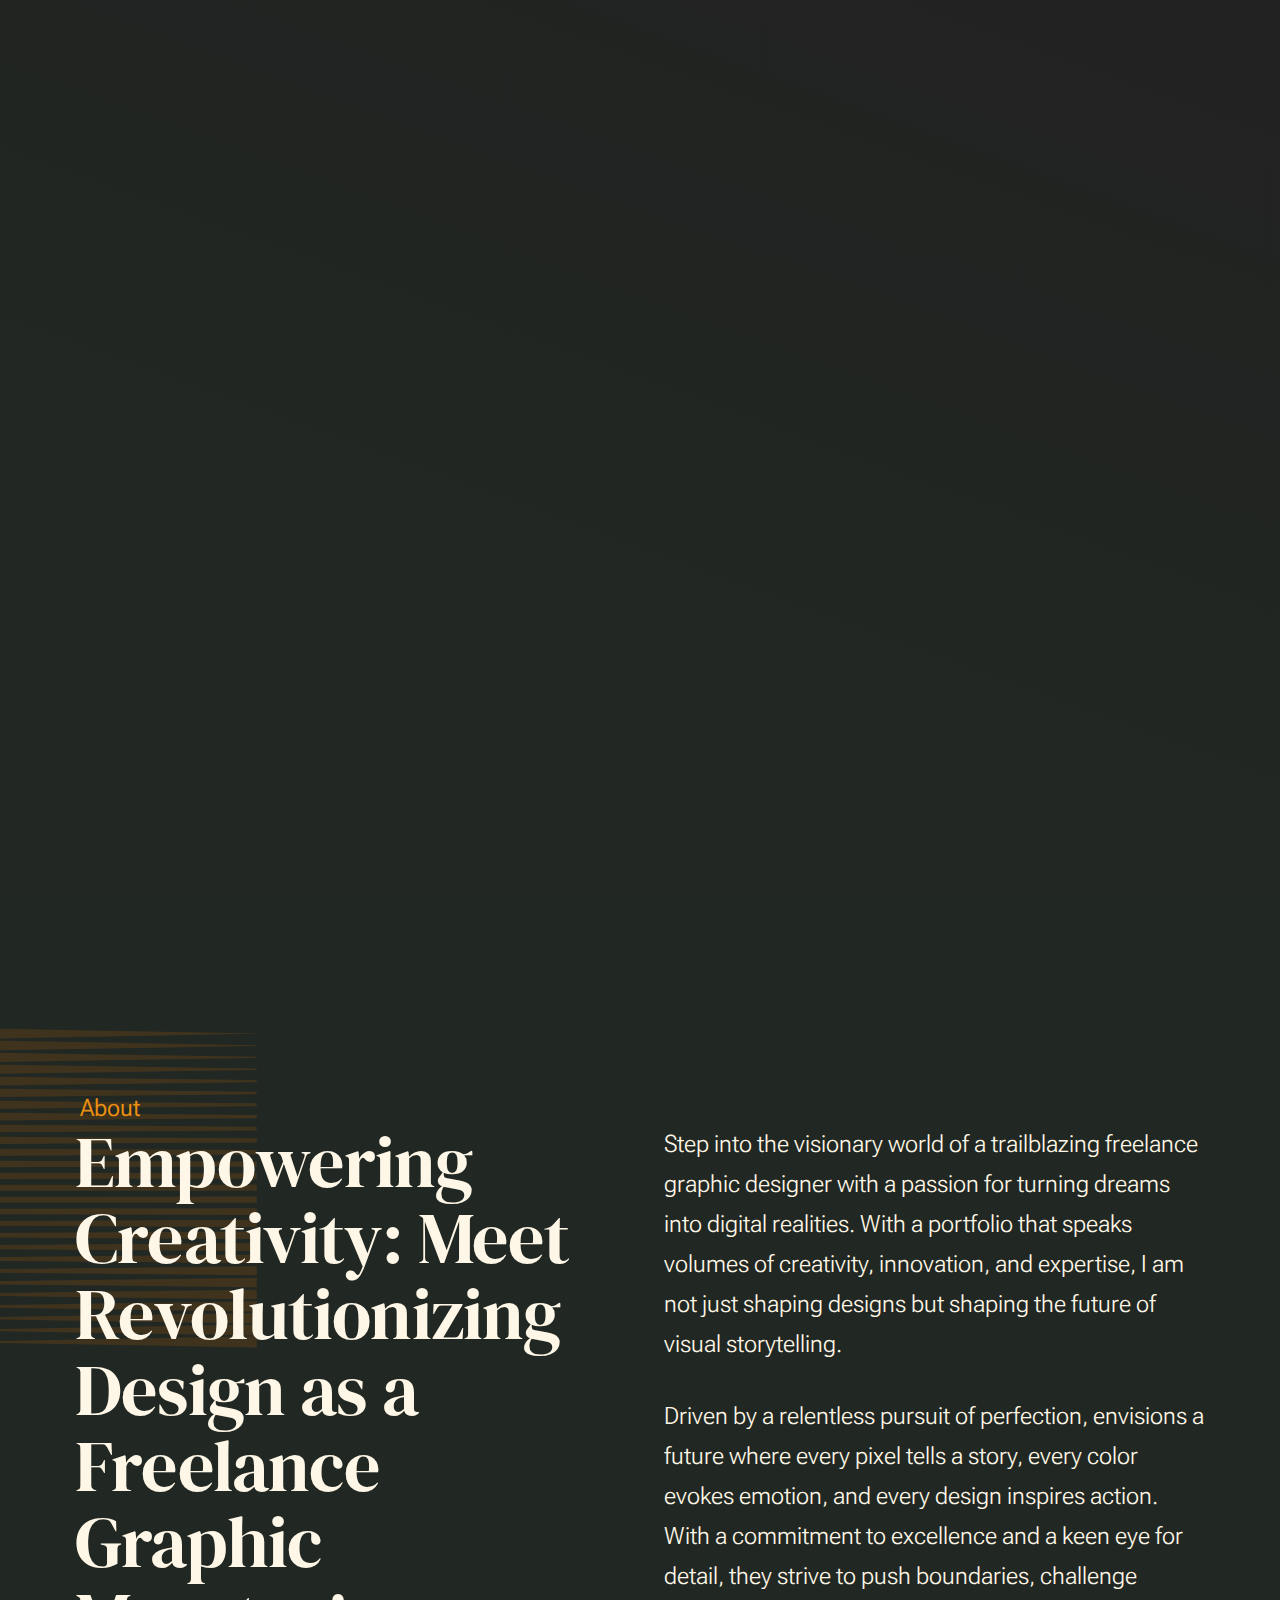
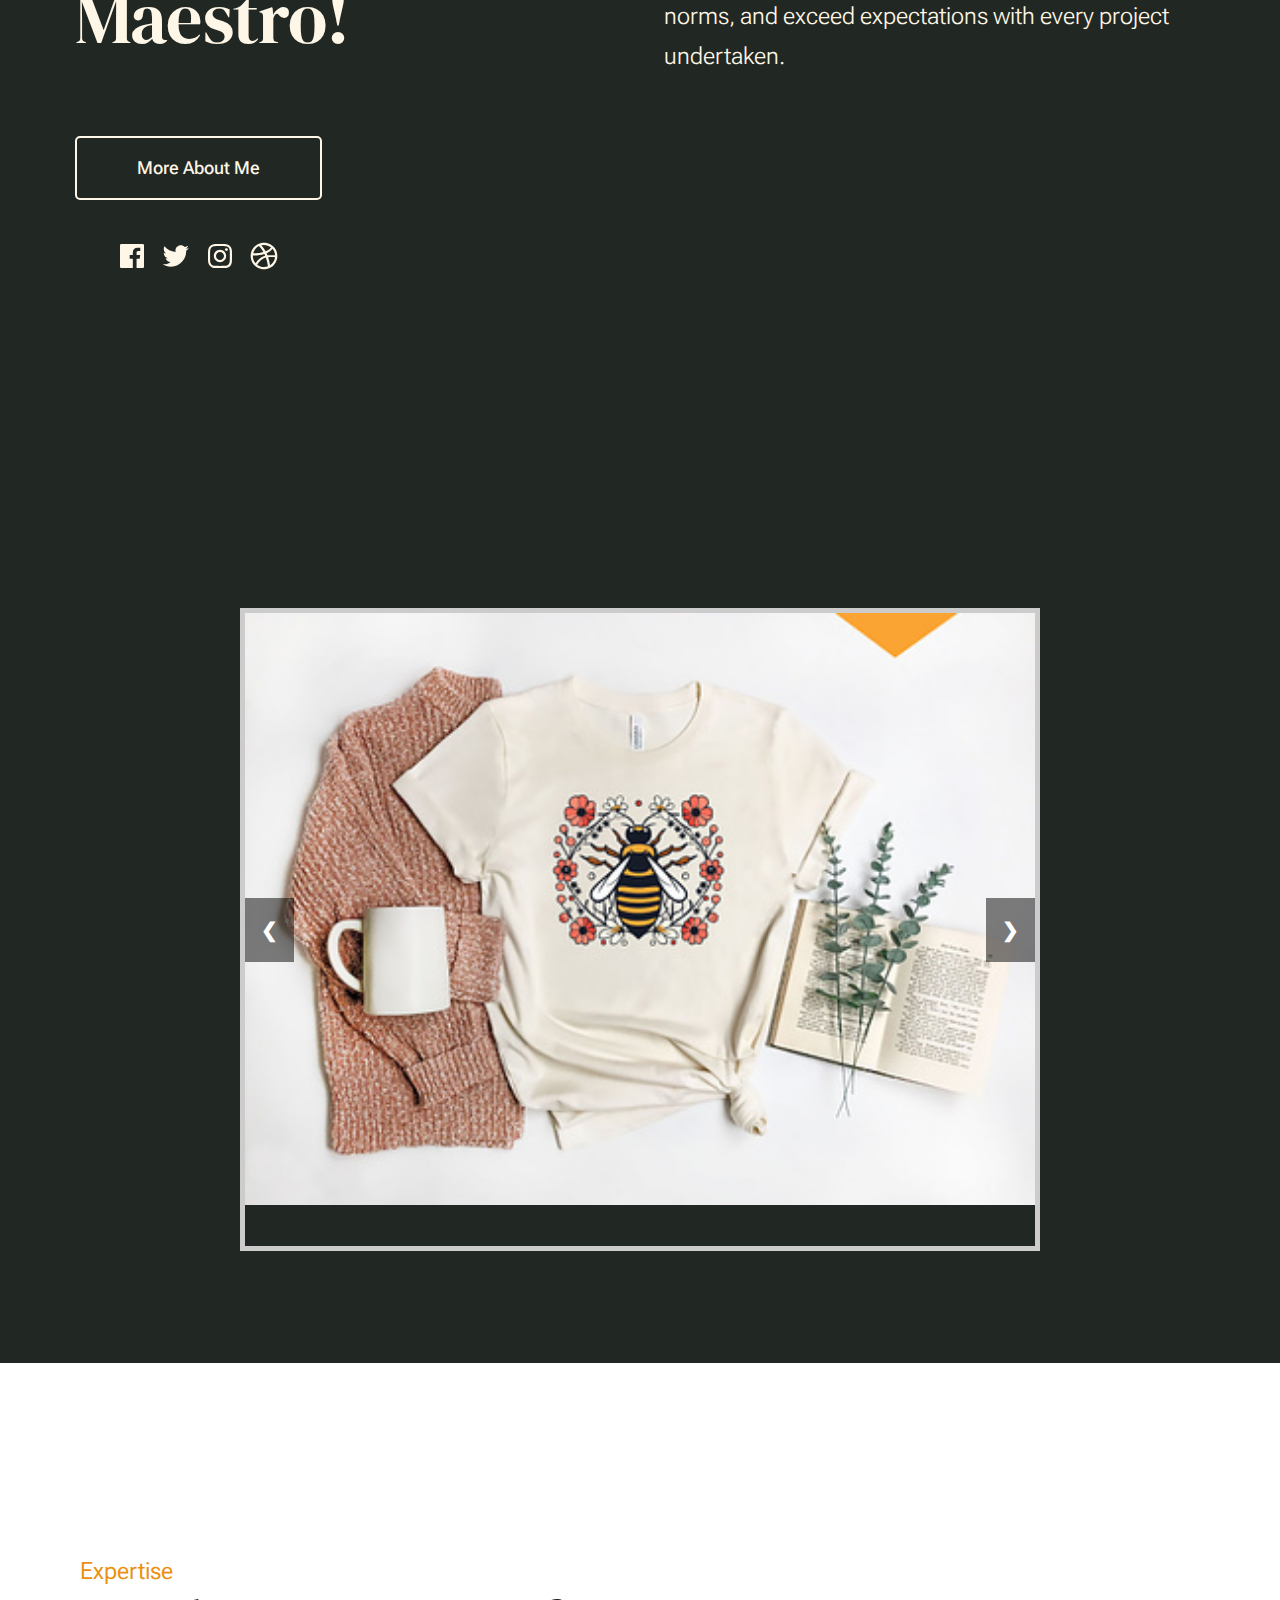
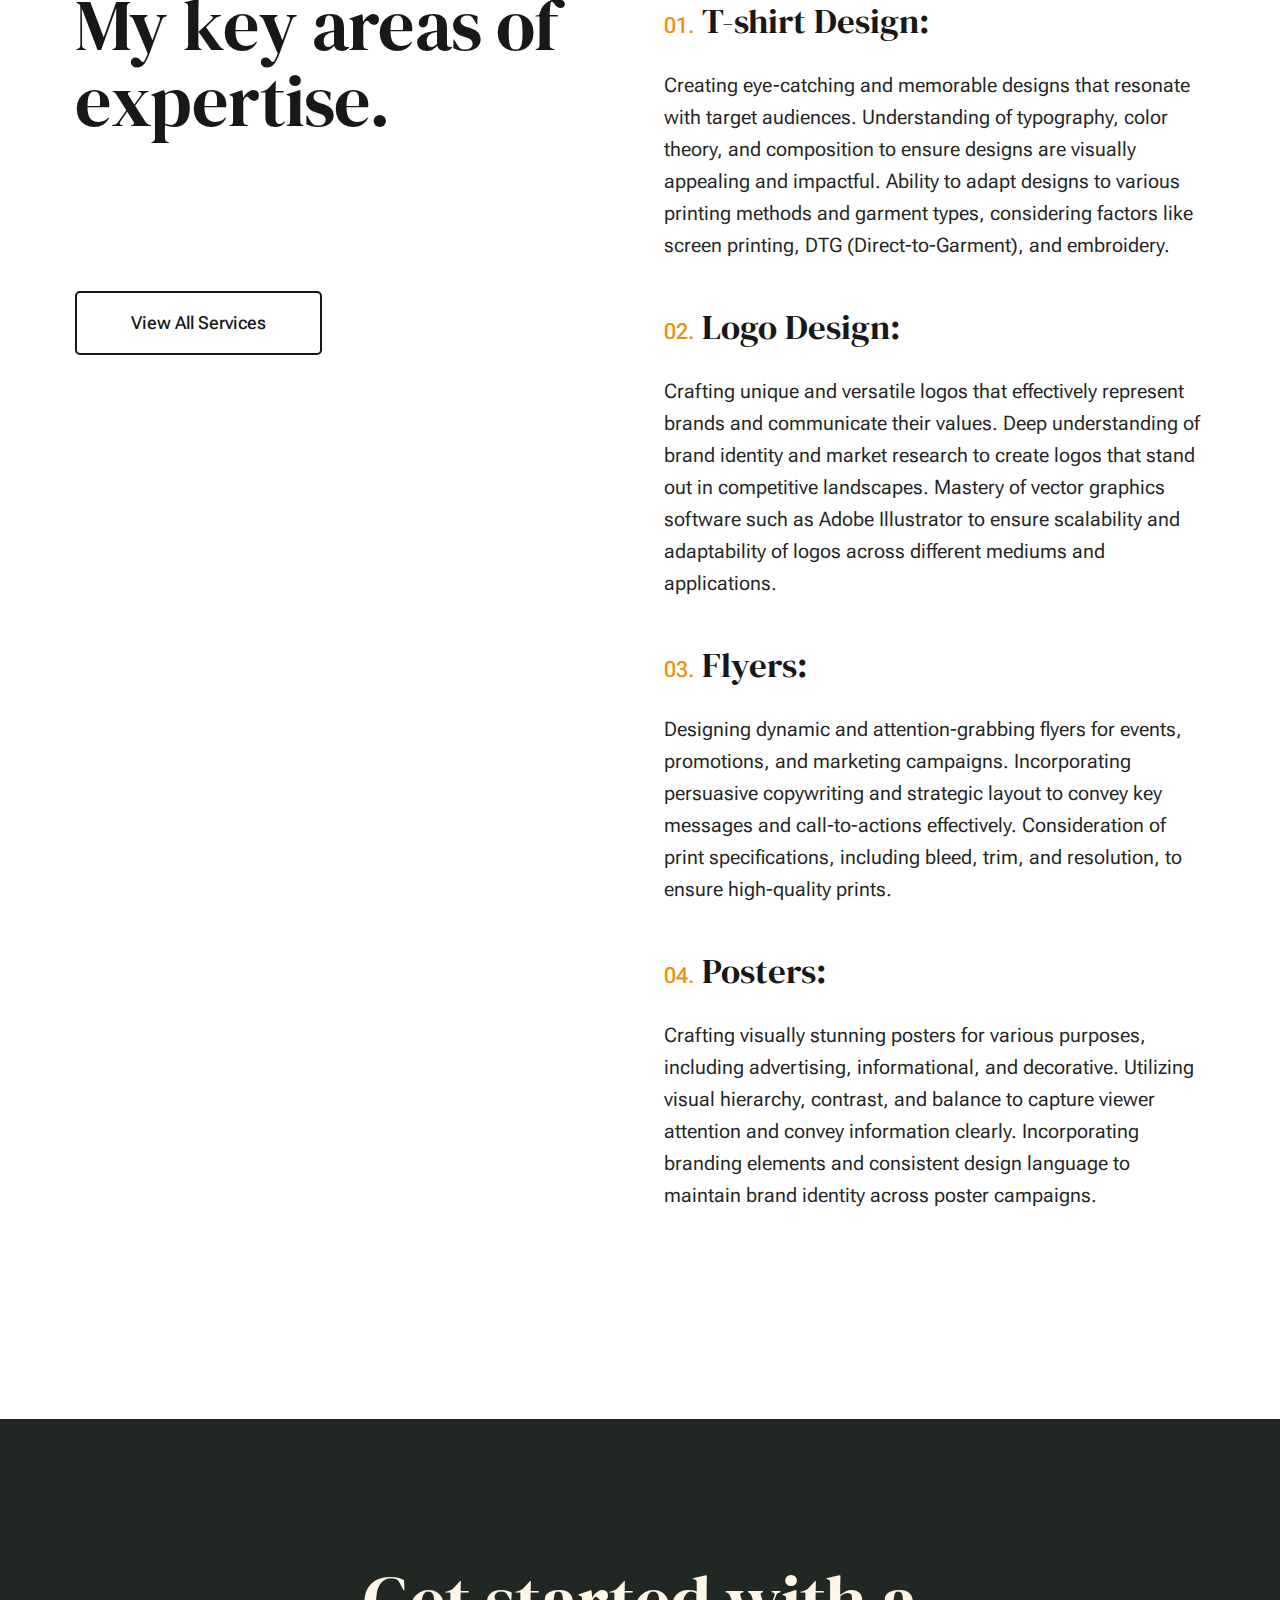
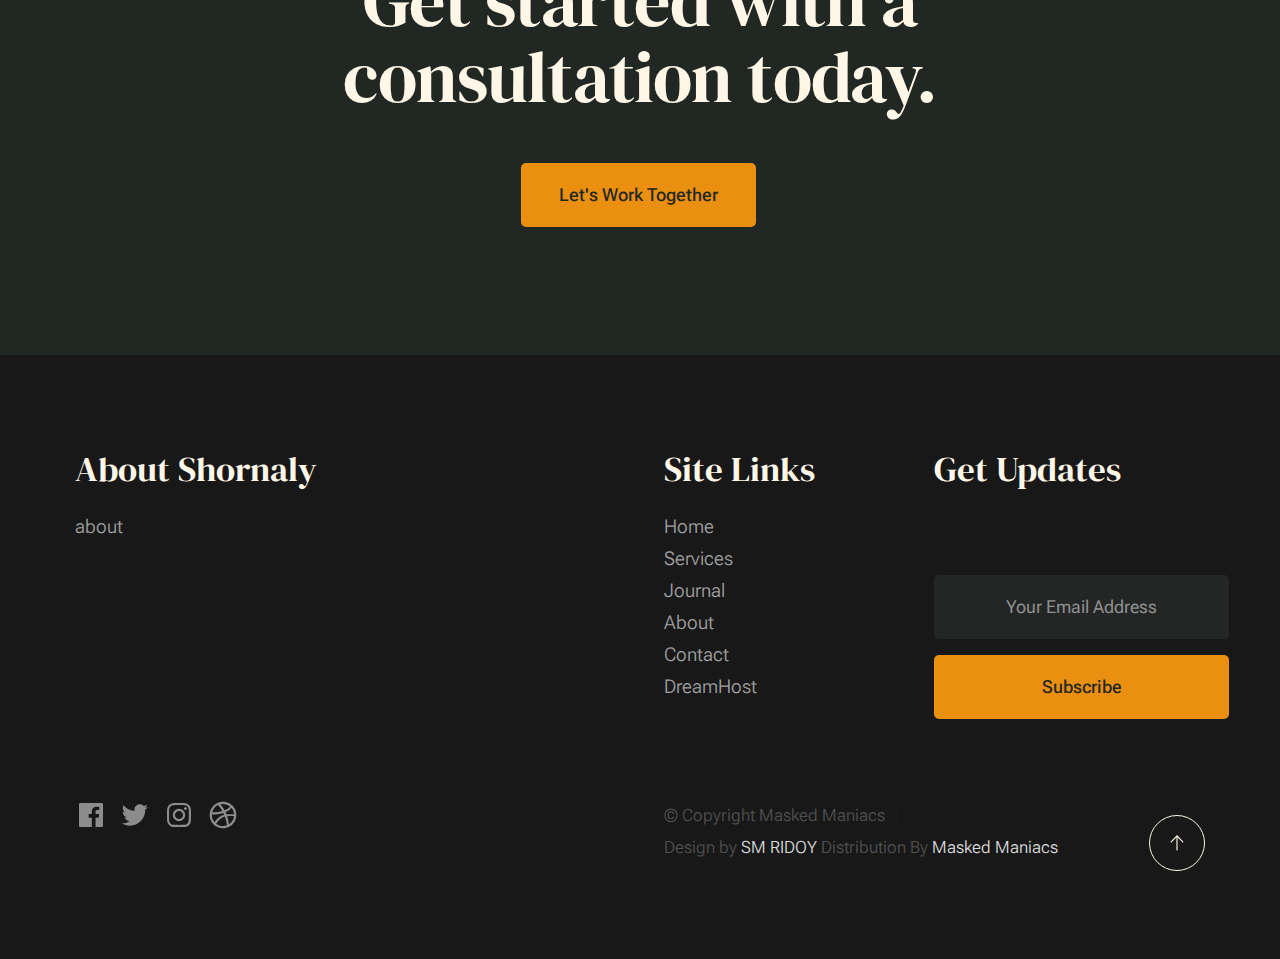
<file: index.html>
<!DOCTYPE html>
<html lang="en" class="no-js" >
<head>

    <!--- basic page needs
    ================================================== -->
    <meta charset="utf-8">
    <meta name="viewport" content="width=device-width, initial-scale=1">
    <title>Masked Maniacs</title>

    <script>
        document.documentElement.classList.remove('no-js');
        document.documentElement.classList.add('js');
    </script>

    <!-- CSS
    ================================================== -->
    <link rel="stylesheet" href="css/vendor.css">
    <link rel="stylesheet" href="css/styles.css">
	<link rel="stylesheet" href="slideshow/style.css">

    <!-- favicons
    ================================================== -->
    <link rel="apple-touch-icon" sizes="180x180" href="apple-touch-icon.png">
    <link rel="icon" type="image/png" sizes="32x32" href="favicon-32x32.png">
    <link rel="icon" type="image/png" sizes="16x16" href="favicon-16x16.png">
    <link rel="manifest" href="site.webmanifest">

</head>


<body id="top">

    
    <!-- preloader
    ================================================== -->
    <div id="preloader">
        <div id="loader" class="dots-fade">
            <div></div>
            <div></div>
            <div></div>
        </div>
    </div>


    <!-- page wrap
    ================================================== -->
    <div id="page" class="s-pagewrap ss-home">


        <!-- # site header 
        ================================================== -->
        <header class="s-header">

            <div class="row s-header__inner width-sixteen-col">

                <div class="s-header__block">
                    <div class="s-header__logo">
                        <a class="logo" href="index.html">
                            <img src="images/logo.svg" alt="Homepage">
                        </a>
                    </div>

                    <a class="s-header__menu-toggle" href="#0"><span>Menu</span></a>
                </div> <!-- end s-header__block -->

                <nav class="s-header__nav">
    
                    <ul class="s-header__menu-links">
                        <li><a href="about.html">About</a></li>
                        <li><a href="slideshow/album.html">Services</a></li>
                        <li><a href="blog.html">Journal</a></li>
                        <li><a href="contact.html">Contact</a></li>
                    </ul> <!-- s-header__menu-links -->

                    <div class="s-header__contact">
                        <a href="contact.html" class="btn btn--primary s-header__contact-btn">Let's Work Together</a>                        
                    </div> <!-- s-header__contact -->
    
                </nav> <!-- end s-header__nav -->

            </div> <!-- end s-header__inner -->

        </header> <!-- end s-header -->


        <!-- # site main content
        ================================================== -->
        <section id="content" class="s-content">

            <!-- intro
            ----------------------------------------------- -->
            <section id="intro" class="s-intro">

                <div class="row s-intro__content width-sixteen-col">

                    <div class="column lg-12 s-intro__content-inner grid-block">
                        
                        <div class="s-intro__content-text">
                            <div class="s-intro__content-pretitle text-pretitle">Hello, I'm Shornaly</div>
                            <h1 class="s-intro__content-title">
                            I'm working as a freelance graphic designer.
                            </h1>
                        </div> <!-- s-intro__content-text -->

                        <div class="s-intro__content-media"> 
                            <div class="s-intro__content-media-inner">                               
                                <img src="images/intro-bg.jpg" srcset="images/intro-bg.jpg 1x, images/intro-bg@2x.jpg 2x" alt="">
                                <div class="lines">                               
                                    <span></span>                                  
                                </div>
                            </div>
                        </div> <!-- s-intro__content-media -->                      

                        <div class="s-intro__scroll-down">
                            <a href="#about" class="smoothscroll">
                                <div class="scroll-icon">
                                    <svg xmlns="http://www.w3.org/2000/svg" viewBox="0 0 24 24" width="36" height="36" fill="none" stroke="#97b34a" stroke-width="1" stroke-linecap="round" stroke-linejoin="round">&lt;!--!  Atomicons Free 1.00 by @atisalab License - https://atomicons.com/license/ (Icons: CC BY 4.0) Copyright 2021 Atomicons --&gt;<polyline points="7 13 12 18 17 13"></polyline><line x1="12" y1="18" x2="12" y2="6"></line></svg>
                                </div>
                                <span>Scroll for more</span>
                            </a>
                        </div> <!-- s-intro__scroll-down -->
                        
                    </div> <!-- s-intro__content-inner -->

                </div> <!-- s-intro__content -->

            </section> <!-- end s-intro -->

            <!-- about
            ----------------------------------------------- -->
            <section id="about" class="s-about target-section">

                <div class="row s-about__content width-sixteen-col">
                    <div class="column grid-block grid-section-split">

                        <img src="images/geometric_shape.svg" alt="" class="s-about__content-imgbg">

                        <div class="section-header grid-section-split__header">
                            <div class="text-pretitle">About</div>                           
                            <h2 class="text-display-title">
                            Empowering Creativity: Meet Revolutionizing Design as a Freelance Graphic Maestro!
                            </h2>                           
                        </div> <!-- end section-header -->

                        <div class="s-about__content-main grid-section-split__primary">
                            <p class="attention-getter">
                            Step into the visionary world of a trailblazing freelance graphic designer with a passion for turning dreams into digital realities. With a portfolio that speaks volumes of creativity, innovation, and expertise, I am not just shaping designs but shaping the future of visual storytelling.
                            </p>

                            <p class="attention-getter">
                            Driven by a relentless pursuit of perfection, envisions a future where every pixel tells a story, every color evokes emotion, and every design inspires action. With a commitment to excellence and a keen eye for detail, they strive to push boundaries, challenge norms, and exceed expectations with every project undertaken.
                            </p>

                            <p class="attention-getter">&nbsp;
                             </p>
                        </div> <!-- end s-about__content-main -->

                        <div class="s-about__content-btn grid-section-split__bottom">
                            <a href="about.html" class="btn btn--stroke u-fullwidth">More About Me</a>

                            <ul class="s-about__social social-list">
                                <li>
                                    <a href="#0">
                                        <svg xmlns="http://www.w3.org/2000/svg" width="24" height="24" viewBox="0 0 24 24" style="fill:rgba(0, 0, 0, 1);transform:;-ms-filter:"><path d="M20,3H4C3.447,3,3,3.448,3,4v16c0,0.552,0.447,1,1,1h8.615v-6.96h-2.338v-2.725h2.338v-2c0-2.325,1.42-3.592,3.5-3.592 c0.699-0.002,1.399,0.034,2.095,0.107v2.42h-1.435c-1.128,0-1.348,0.538-1.348,1.325v1.735h2.697l-0.35,2.725h-2.348V21H20 c0.553,0,1-0.448,1-1V4C21,3.448,20.553,3,20,3z"></path></svg>
                                        <span class="u-screen-reader-text">Facebook</span>
                                    </a>
                                </li>
                                <li>
                                    <a href="#0">
                                        <svg xmlns="http://www.w3.org/2000/svg" width="24" height="24" viewBox="0 0 24 24" style="fill:rgba(0, 0, 0, 1);transform:;-ms-filter:"><path d="M19.633,7.997c0.013,0.175,0.013,0.349,0.013,0.523c0,5.325-4.053,11.461-11.46,11.461c-2.282,0-4.402-0.661-6.186-1.809 c0.324,0.037,0.636,0.05,0.973,0.05c1.883,0,3.616-0.636,5.001-1.721c-1.771-0.037-3.255-1.197-3.767-2.793 c0.249,0.037,0.499,0.062,0.761,0.062c0.361,0,0.724-0.05,1.061-0.137c-1.847-0.374-3.23-1.995-3.23-3.953v-0.05 c0.537,0.299,1.16,0.486,1.82,0.511C3.534,9.419,2.823,8.184,2.823,6.787c0-0.748,0.199-1.434,0.548-2.032 c1.983,2.443,4.964,4.04,8.306,4.215c-0.062-0.3-0.1-0.611-0.1-0.923c0-2.22,1.796-4.028,4.028-4.028 c1.16,0,2.207,0.486,2.943,1.272c0.91-0.175,1.782-0.512,2.556-0.973c-0.299,0.935-0.936,1.721-1.771,2.22 c0.811-0.088,1.597-0.312,2.319-0.624C21.104,6.712,20.419,7.423,19.633,7.997z"></path></svg>
                                        <span class="u-screen-reader-text">Twitter</span>
                                    </a>
                                </li>
                                <li>
                                    <a href="#0">
                                        <svg xmlns="http://www.w3.org/2000/svg" width="24" height="24" viewBox="0 0 24 24" style="fill:rgba(0, 0, 0, 1);transform:;-ms-filter:"><path d="M11.999,7.377c-2.554,0-4.623,2.07-4.623,4.623c0,2.554,2.069,4.624,4.623,4.624c2.552,0,4.623-2.07,4.623-4.624 C16.622,9.447,14.551,7.377,11.999,7.377L11.999,7.377z M11.999,15.004c-1.659,0-3.004-1.345-3.004-3.003 c0-1.659,1.345-3.003,3.004-3.003s3.002,1.344,3.002,3.003C15.001,13.659,13.658,15.004,11.999,15.004L11.999,15.004z"></path><circle cx="16.806" cy="7.207" r="1.078"></circle><path d="M20.533,6.111c-0.469-1.209-1.424-2.165-2.633-2.632c-0.699-0.263-1.438-0.404-2.186-0.42 c-0.963-0.042-1.268-0.054-3.71-0.054s-2.755,0-3.71,0.054C7.548,3.074,6.809,3.215,6.11,3.479C4.9,3.946,3.945,4.902,3.477,6.111 c-0.263,0.7-0.404,1.438-0.419,2.186c-0.043,0.962-0.056,1.267-0.056,3.71c0,2.442,0,2.753,0.056,3.71 c0.015,0.748,0.156,1.486,0.419,2.187c0.469,1.208,1.424,2.164,2.634,2.632c0.696,0.272,1.435,0.426,2.185,0.45 c0.963,0.042,1.268,0.055,3.71,0.055s2.755,0,3.71-0.055c0.747-0.015,1.486-0.157,2.186-0.419c1.209-0.469,2.164-1.424,2.633-2.633 c0.263-0.7,0.404-1.438,0.419-2.186c0.043-0.962,0.056-1.267,0.056-3.71s0-2.753-0.056-3.71C20.941,7.57,20.801,6.819,20.533,6.111z M19.315,15.643c-0.007,0.576-0.111,1.147-0.311,1.688c-0.305,0.787-0.926,1.409-1.712,1.711c-0.535,0.199-1.099,0.303-1.67,0.311 c-0.95,0.044-1.218,0.055-3.654,0.055c-2.438,0-2.687,0-3.655-0.055c-0.569-0.007-1.135-0.112-1.669-0.311 c-0.789-0.301-1.414-0.923-1.719-1.711c-0.196-0.534-0.302-1.099-0.311-1.669c-0.043-0.95-0.053-1.218-0.053-3.654 c0-2.437,0-2.686,0.053-3.655c0.007-0.576,0.111-1.146,0.311-1.687c0.305-0.789,0.93-1.41,1.719-1.712 c0.534-0.198,1.1-0.303,1.669-0.311c0.951-0.043,1.218-0.055,3.655-0.055c2.437,0,2.687,0,3.654,0.055 c0.571,0.007,1.135,0.112,1.67,0.311c0.786,0.303,1.407,0.925,1.712,1.712c0.196,0.534,0.302,1.099,0.311,1.669 c0.043,0.951,0.054,1.218,0.054,3.655c0,2.436,0,2.698-0.043,3.654H19.315z"></path></svg>
                                        <span class="u-screen-reader-text">Instagram</span>
                                    </a>
                                </li>
                                <li>
                                    <a href="#0">
                                        <svg xmlns="http://www.w3.org/2000/svg" width="24" height="24" viewBox="0 0 24 24" style="fill: rgba(0, 0, 0, 1);transform: ;msFilter:;"><path d="M20.66 6.98a9.932 9.932 0 0 0-3.641-3.64C15.486 2.447 13.813 2 12 2s-3.486.447-5.02 1.34c-1.533.893-2.747 2.107-3.64 3.64S2 10.187 2 12s.446 3.487 1.34 5.02a9.924 9.924 0 0 0 3.641 3.64C8.514 21.553 10.187 22 12 22s3.486-.447 5.02-1.34a9.932 9.932 0 0 0 3.641-3.64C21.554 15.487 22 13.813 22 12s-.446-3.487-1.34-5.02zM12 3.66c2 0 3.772.64 5.32 1.919-.92 1.174-2.286 2.14-4.1 2.9-1.002-1.813-2.088-3.327-3.261-4.54A7.715 7.715 0 0 1 12 3.66zM5.51 6.8a8.116 8.116 0 0 1 2.711-2.22c1.212 1.201 2.325 2.7 3.34 4.5-2 .6-4.114.9-6.341.9-.573 0-1.006-.013-1.3-.04A8.549 8.549 0 0 1 5.51 6.8zM3.66 12c0-.054.003-.12.01-.2.007-.08.01-.146.01-.2.254.014.641.02 1.161.02 2.666 0 5.146-.367 7.439-1.1.187.373.381.793.58 1.26-1.32.293-2.674 1.006-4.061 2.14S6.4 16.247 5.76 17.5c-1.4-1.587-2.1-3.42-2.1-5.5zM12 20.34c-1.894 0-3.594-.587-5.101-1.759.601-1.187 1.524-2.322 2.771-3.401 1.246-1.08 2.483-1.753 3.71-2.02a29.441 29.441 0 0 1 1.56 6.62 8.166 8.166 0 0 1-2.94.56zm7.08-3.96a8.351 8.351 0 0 1-2.58 2.621c-.24-2.08-.7-4.107-1.379-6.081.932-.066 1.765-.1 2.5-.1.799 0 1.686.034 2.659.1a8.098 8.098 0 0 1-1.2 3.46zm-1.24-5c-1.16 0-2.233.047-3.22.14a27.053 27.053 0 0 0-.68-1.62c2.066-.906 3.532-2.006 4.399-3.3 1.2 1.414 1.854 3.027 1.96 4.84-.812-.04-1.632-.06-2.459-.06z"></path></svg>
                                        <span class="u-screen-reader-text">Dribbble</span>
                                    </a>
                                </li>
                            </ul> <!-- end s-footer__social -->
                        </div> <!-- end s-about__content-btn -->
                    
                    </div> <!-- content-inner -->
                </div>
                
            </section> <!-- end s-about -->
	<!-- slideshow -->
			<section id="cta" class="s-cta">

<div class="slideshow-container">
  <div class="slideshow-inner">
    <div class="slide">
      <img src="slideshow/res/res (1).jpg" alt="Image 1">
    </div>
    <div class="slide">
      <img src="slideshow/res/res (2).jpg" alt="Image 2">
    </div>
	      <div class="slide">
      <img src="slideshow/res/res (3).jpg" alt="Image 2">
    </div>
	      <div class="slide">
      <img src="slideshow/res/res (4).jpg" alt="Image 2">
    </div>
	      <div class="slide">
      <img src="slideshow/res/res (5).jpg" alt="Image 2">
    </div>
	      <div class="slide">
      <img src="slideshow/res/res (6).jpg" alt="Image 2">
    </div>
	      <div class="slide">
      <img src="slideshow/res/res (7).jpg" alt="Image 2">
    </div>
	      <div class="slide">
      <img src="slideshow/res/res (8).jpg" alt="Image 2">
    </div>
	      <div class="slide">
      <img src="slideshow/res/res (9).jpg" alt="Image 2">
    </div>
	      <div class="slide">
      <img src="slideshow/res/res (10).jpg" alt="Image 2">
    </div>
    <!-- Add more image slides here -->
  </div>
  
  <a class="prev" onclick="prevSlide()">&#10094;</a>
  <a class="next" onclick="nextSlide()">&#10095;</a>
</div>


        </section>
<!-- slideshow -->
            <!-- expertise
            ----------------------------------------------- -->
<section id="expertise" class="s-expertise">

  <div class="row s-expertise__content width-sixteen-col">
    <div class="column xl-12 grid-block grid-section-split">

                        <div class="section-header grid-section-split__header">
                            <div class="text-pretitle">Expertise</div>                           
                            <h2 class="text-display-title">
                            My key areas of expertise.
                            </h2>     
                            
                            <p class="lead">&nbsp;
                             </p>
                        </div> <!-- end section-header -->

      <div class="s-expertise__content-main grid-section-split__primary">

        <div class="grid-list-items list-items show-ctr">
                                <div class="grid-list-items__item list-items__item">
                                    <div class="grid-list-items__title list-items__item-header">
                                        <h3 class="list-items__item-title">T-shirt Design:</h3>
                                    </div>
                                    <div class="grid-list-items__text list-items__item-text">
                                        <p>
                                        Creating eye-catching and memorable designs that resonate with target audiences. Understanding of typography, color theory, and composition to ensure designs are visually appealing and impactful. Ability to adapt designs to various printing methods and garment types, considering factors like screen printing, DTG (Direct-to-Garment), and embroidery.
                                        </p>
                                    </div>
                                </div> <!-- list-item -->
                                <div class="grid-list-items__item list-items__item">
                                    <div class="grid-list-items__title list-items__item-header">
                                        <h3 class="list-items__item-title">Logo Design:</h3>
                                    </div>
                                    <div class="grid-list-items__text list-items__item-text">
                                        <p>
                                        Crafting unique and versatile logos that effectively represent brands and communicate their values. Deep understanding of brand identity and market research to create logos that stand out in competitive landscapes. Mastery of vector graphics software such as Adobe Illustrator to ensure scalability and adaptability of logos across different mediums and applications.
                                        </p>
                                    </div>
                                </div> <!-- list-expertise__item -->
                                <div class="grid-list-items__item list-items__item">
                                    <div class="grid-list-items__title list-items__item-header">
                                        <h3 class="list-items__item-title">Flyers:</h3>
                                    </div>
                                    <div class="grid-list-items__text list-items__item-text">
                                        <p>
                                        Designing dynamic and attention-grabbing flyers for events, promotions, and marketing campaigns. Incorporating persuasive copywriting and strategic layout to convey key messages and call-to-actions effectively. Consideration of print specifications, including bleed, trim, and resolution, to ensure high-quality prints.
                                        </p>
                                    </div>
                                </div> <!-- list-expertise__item -->
                                <div class="grid-list-items__item list-items__item">
                                    <div class="grid-list-items__title list-items__item-header">
                                        <h3 class="list-items__item-title">Posters:</h3>
                                    </div>
                                    <div class="grid-list-items__text list-items__item-text">
                                        <p>
                                        Crafting visually stunning posters for various purposes, including advertising, informational, and decorative. Utilizing visual hierarchy, contrast, and balance to capture viewer attention and convey information clearly. Incorporating branding elements and consistent design language to maintain brand identity across poster campaigns.
                                        </p>
                                    </div>
                                </div> <!-- list-expertise__item -->

                            </div> <!-- grid-list-items -->
                        </div> <!-- end s-expertise__content-main -->

                        <div class="s-expertise__content-btn grid-section-split__bottom">
                            <a href="slideshow/album.html.html" class="btn btn--stroke u-fullwidth">View All Services</a>
                        </div> <!-- end s-about__content-btn -->

                    </div> <!-- end grid-block-->
                </div> <!-- end s-expertise__content -->

            </section> <!-- end s-expertise -->



        <!-- # cta
        ================================================== -->
<section id="cta" class="s-cta">

            <div class="row row-x-center text-center">
                <div class="column xl-8 lg-12">

                    <div class="s-cta__content">
                        <h2 class="text-display-title">
                        Get started with a consultation today.
                        </h2>
                      
                        <a href="contact.html" class="btn btn--primary">Let's Work Together</a>
                    </div>

                </div>
            </div>

        </section> <!-- end s-cta -->
			
		
        <!-- # journal
        ================================================== -->
        <!-- end s-journal -->


        <!-- # footer 
        ================================================== -->
        <footer class="s-footer">
          <div class="row s-footer__content">
                <div class="column xl-6 lg-6 md-12 s-footer__block s-footer__about">                    
                    <h3>About Shornaly</h3>
                    <p>
                    about
                  </p>               
              </div>                
                <div class="column xl-3 lg-6 md-12 s-footer__block s-footer__site-links">
                    <h3>Site Links</h3>
                    <ul class="link-list">
                        <li><a href="index.html">Home</a></li>
                        <li><a href="slideshow/album.html">Services</a></li>
                        <li><a href="blog.html">Journal</a></li>
                        <li><a href="about.html">About</a></li>
                        <li><a href="contact.html">Contact</a></li>
                        <li><a href="https://www.dreamhost.com/r.cgi?287326">DreamHost</a></li>
                    </ul>
                </div>
                <div class="xl-3 lg-6 md-12 tab-12 s-footer__block s-footer__newsletter">
                    <h3>Get Updates</h3>

                    <p>&nbsp;
                     </p>

                    <div class="subscribe-form">
                        <form id="mc-form" class="mc-form">
                            <input type="email" name="EMAIL" id="mce-EMAIL" class="u-fullwidth text-center" placeholder="Your Email Address" title="The domain portion of the email address is invalid (the portion after the @)." pattern="^([^\x00-\x20\x22\x28\x29\x2c\x2e\x3a-\x3c\x3e\x40\x5b-\x5d\x7f-\xff]+|\x22([^\x0d\x22\x5c\x80-\xff]|\x5c[\x00-\x7f])*\x22)(\x2e([^\x00-\x20\x22\x28\x29\x2c\x2e\x3a-\x3c\x3e\x40\x5b-\x5d\x7f-\xff]+|\x22([^\x0d\x22\x5c\x80-\xff]|\x5c[\x00-\x7f])*\x22))*\x40([^\x00-\x20\x22\x28\x29\x2c\x2e\x3a-\x3c\x3e\x40\x5b-\x5d\x7f-\xff]+|\x5b([^\x0d\x5b-\x5d\x80-\xff]|\x5c[\x00-\x7f])*\x5d)(\x2e([^\x00-\x20\x22\x28\x29\x2c\x2e\x3a-\x3c\x3e\x40\x5b-\x5d\x7f-\xff]+|\x5b([^\x0d\x5b-\x5d\x80-\xff]|\x5c[\x00-\x7f])*\x5d))*(\.\w{2,})+$" required>
                            <input type="submit" name="subscribe" value="Subscribe" class="btn btn--primary btn--small u-fullwidth">
                            <!-- <div style="position: absolute; left: -5000px;" aria-hidden="true"><input type="text" name="b_cdb7b577e41181934ed6a6a44_9a91cfe7b3" tabindex="-1" value=""></div> -->
                            <div class="mc-status"></div>
                        </form>
                    </div>
                </div>
            </div>    
            
            <div class="row s-footer__bottom">
                <div class="column xl-6 lg-12">
                    <ul class="s-footer__social social-list">
                        <li>
                            <a href="https://www.facebook.com/sifat.ara.96?mibextid=ZbWKwL">
                                <svg xmlns="http://www.w3.org/2000/svg" width="24" height="24" viewBox="0 0 24 24" style="fill:rgba(0, 0, 0, 1);transform:;-ms-filter:"><path d="M20,3H4C3.447,3,3,3.448,3,4v16c0,0.552,0.447,1,1,1h8.615v-6.96h-2.338v-2.725h2.338v-2c0-2.325,1.42-3.592,3.5-3.592 c0.699-0.002,1.399,0.034,2.095,0.107v2.42h-1.435c-1.128,0-1.348,0.538-1.348,1.325v1.735h2.697l-0.35,2.725h-2.348V21H20 c0.553,0,1-0.448,1-1V4C21,3.448,20.553,3,20,3z"></path></svg>
                                <span class="u-screen-reader-text">Facebook</span>
                            </a>
                        </li>
                        <li>
                            <a href="https://www.instagram.com/invites/contact/?i=s541qxue09wh&utm_content=querpcs">
                                <svg xmlns="http://www.w3.org/2000/svg" width="24" height="24" viewBox="0 0 24 24" style="fill:rgba(0, 0, 0, 1);transform:;-ms-filter:"><path d="M19.633,7.997c0.013,0.175,0.013,0.349,0.013,0.523c0,5.325-4.053,11.461-11.46,11.461c-2.282,0-4.402-0.661-6.186-1.809 c0.324,0.037,0.636,0.05,0.973,0.05c1.883,0,3.616-0.636,5.001-1.721c-1.771-0.037-3.255-1.197-3.767-2.793 c0.249,0.037,0.499,0.062,0.761,0.062c0.361,0,0.724-0.05,1.061-0.137c-1.847-0.374-3.23-1.995-3.23-3.953v-0.05 c0.537,0.299,1.16,0.486,1.82,0.511C3.534,9.419,2.823,8.184,2.823,6.787c0-0.748,0.199-1.434,0.548-2.032 c1.983,2.443,4.964,4.04,8.306,4.215c-0.062-0.3-0.1-0.611-0.1-0.923c0-2.22,1.796-4.028,4.028-4.028 c1.16,0,2.207,0.486,2.943,1.272c0.91-0.175,1.782-0.512,2.556-0.973c-0.299,0.935-0.936,1.721-1.771,2.22 c0.811-0.088,1.597-0.312,2.319-0.624C21.104,6.712,20.419,7.423,19.633,7.997z"></path></svg>
                                <span class="u-screen-reader-text">Twitter</span>
                            </a>
                        </li>
                        <li>
                            <a href="https://www.instagram.com/invites/contact/?i=s541qxue09wh&utm_content=querpcs">
                                <svg xmlns="http://www.w3.org/2000/svg" width="24" height="24" viewBox="0 0 24 24" style="fill:rgba(0, 0, 0, 1);transform:;-ms-filter:"><path d="M11.999,7.377c-2.554,0-4.623,2.07-4.623,4.623c0,2.554,2.069,4.624,4.623,4.624c2.552,0,4.623-2.07,4.623-4.624 C16.622,9.447,14.551,7.377,11.999,7.377L11.999,7.377z M11.999,15.004c-1.659,0-3.004-1.345-3.004-3.003 c0-1.659,1.345-3.003,3.004-3.003s3.002,1.344,3.002,3.003C15.001,13.659,13.658,15.004,11.999,15.004L11.999,15.004z"></path><circle cx="16.806" cy="7.207" r="1.078"></circle><path d="M20.533,6.111c-0.469-1.209-1.424-2.165-2.633-2.632c-0.699-0.263-1.438-0.404-2.186-0.42 c-0.963-0.042-1.268-0.054-3.71-0.054s-2.755,0-3.71,0.054C7.548,3.074,6.809,3.215,6.11,3.479C4.9,3.946,3.945,4.902,3.477,6.111 c-0.263,0.7-0.404,1.438-0.419,2.186c-0.043,0.962-0.056,1.267-0.056,3.71c0,2.442,0,2.753,0.056,3.71 c0.015,0.748,0.156,1.486,0.419,2.187c0.469,1.208,1.424,2.164,2.634,2.632c0.696,0.272,1.435,0.426,2.185,0.45 c0.963,0.042,1.268,0.055,3.71,0.055s2.755,0,3.71-0.055c0.747-0.015,1.486-0.157,2.186-0.419c1.209-0.469,2.164-1.424,2.633-2.633 c0.263-0.7,0.404-1.438,0.419-2.186c0.043-0.962,0.056-1.267,0.056-3.71s0-2.753-0.056-3.71C20.941,7.57,20.801,6.819,20.533,6.111z M19.315,15.643c-0.007,0.576-0.111,1.147-0.311,1.688c-0.305,0.787-0.926,1.409-1.712,1.711c-0.535,0.199-1.099,0.303-1.67,0.311 c-0.95,0.044-1.218,0.055-3.654,0.055c-2.438,0-2.687,0-3.655-0.055c-0.569-0.007-1.135-0.112-1.669-0.311 c-0.789-0.301-1.414-0.923-1.719-1.711c-0.196-0.534-0.302-1.099-0.311-1.669c-0.043-0.95-0.053-1.218-0.053-3.654 c0-2.437,0-2.686,0.053-3.655c0.007-0.576,0.111-1.146,0.311-1.687c0.305-0.789,0.93-1.41,1.719-1.712 c0.534-0.198,1.1-0.303,1.669-0.311c0.951-0.043,1.218-0.055,3.655-0.055c2.437,0,2.687,0,3.654,0.055 c0.571,0.007,1.135,0.112,1.67,0.311c0.786,0.303,1.407,0.925,1.712,1.712c0.196,0.534,0.302,1.099,0.311,1.669 c0.043,0.951,0.054,1.218,0.054,3.655c0,2.436,0,2.698-0.043,3.654H19.315z"></path></svg>
                                <span class="u-screen-reader-text">Instagram</span>
                            </a>
                        </li>
                        <li>
                            <a href="https://www.freelancer.com/u/sifatara5558?sb=t">
                                <svg xmlns="http://www.w3.org/2000/svg" width="24" height="24" viewBox="0 0 24 24" style="fill: rgba(0, 0, 0, 1);transform: ;msFilter:;"><path d="M20.66 6.98a9.932 9.932 0 0 0-3.641-3.64C15.486 2.447 13.813 2 12 2s-3.486.447-5.02 1.34c-1.533.893-2.747 2.107-3.64 3.64S2 10.187 2 12s.446 3.487 1.34 5.02a9.924 9.924 0 0 0 3.641 3.64C8.514 21.553 10.187 22 12 22s3.486-.447 5.02-1.34a9.932 9.932 0 0 0 3.641-3.64C21.554 15.487 22 13.813 22 12s-.446-3.487-1.34-5.02zM12 3.66c2 0 3.772.64 5.32 1.919-.92 1.174-2.286 2.14-4.1 2.9-1.002-1.813-2.088-3.327-3.261-4.54A7.715 7.715 0 0 1 12 3.66zM5.51 6.8a8.116 8.116 0 0 1 2.711-2.22c1.212 1.201 2.325 2.7 3.34 4.5-2 .6-4.114.9-6.341.9-.573 0-1.006-.013-1.3-.04A8.549 8.549 0 0 1 5.51 6.8zM3.66 12c0-.054.003-.12.01-.2.007-.08.01-.146.01-.2.254.014.641.02 1.161.02 2.666 0 5.146-.367 7.439-1.1.187.373.381.793.58 1.26-1.32.293-2.674 1.006-4.061 2.14S6.4 16.247 5.76 17.5c-1.4-1.587-2.1-3.42-2.1-5.5zM12 20.34c-1.894 0-3.594-.587-5.101-1.759.601-1.187 1.524-2.322 2.771-3.401 1.246-1.08 2.483-1.753 3.71-2.02a29.441 29.441 0 0 1 1.56 6.62 8.166 8.166 0 0 1-2.94.56zm7.08-3.96a8.351 8.351 0 0 1-2.58 2.621c-.24-2.08-.7-4.107-1.379-6.081.932-.066 1.765-.1 2.5-.1.799 0 1.686.034 2.659.1a8.098 8.098 0 0 1-1.2 3.46zm-1.24-5c-1.16 0-2.233.047-3.22.14a27.053 27.053 0 0 0-.68-1.62c2.066-.906 3.532-2.006 4.399-3.3 1.2 1.414 1.854 3.027 1.96 4.84-.812-.04-1.632-.06-2.459-.06z"></path></svg>
                                <span class="u-screen-reader-text">Dribbble</span>
                            </a>
                        </li>
                    </ul> <!-- end s-footer__social -->
                </div>
                <div class="column xl-6 lg-12">
                    <p class="ss-copyright">
                        <span>© Copyright Masked Maniacs</span> 
                        <span>Design by <a href="https://www.2me.vercel.app/">SM RIDOY</a> Distribution By <a href="https://www.google.com">Masked Maniacs</a></span>
                    </p>
                </div>

                <div class="ss-go-top">
                    <a class="smoothscroll" title="Back to Top" href="#top">
                        <svg xmlns="http://www.w3.org/2000/svg" viewBox="0 0 24 24" width="36" height="36" fill="none" stroke="#ffffff" stroke-width="1" stroke-linecap="round" stroke-linejoin="round">&lt;!--!  Atomicons Free 1.00 by @atisalab License - https://atomicons.com/license/ (Icons: CC BY 4.0) Copyright 2021 Atomicons --&gt;<polyline points="17 11 12 6 7 11"></polyline><line x1="12" y1="18" x2="12" y2="6"></line></svg>
                    </a>
                </div> <!-- end ss-go-top -->
            </div>
            
</footer> <!-- end s-footer -->

    </div> <!-- end page-wrap -->

    <!-- Java Script
    ================================================== -->
    <script src="js/plugins.js"></script>
    <script src="js/main.js"></script>
<script src="slideshow/script.js"></script>

</body>
</html>
</file>
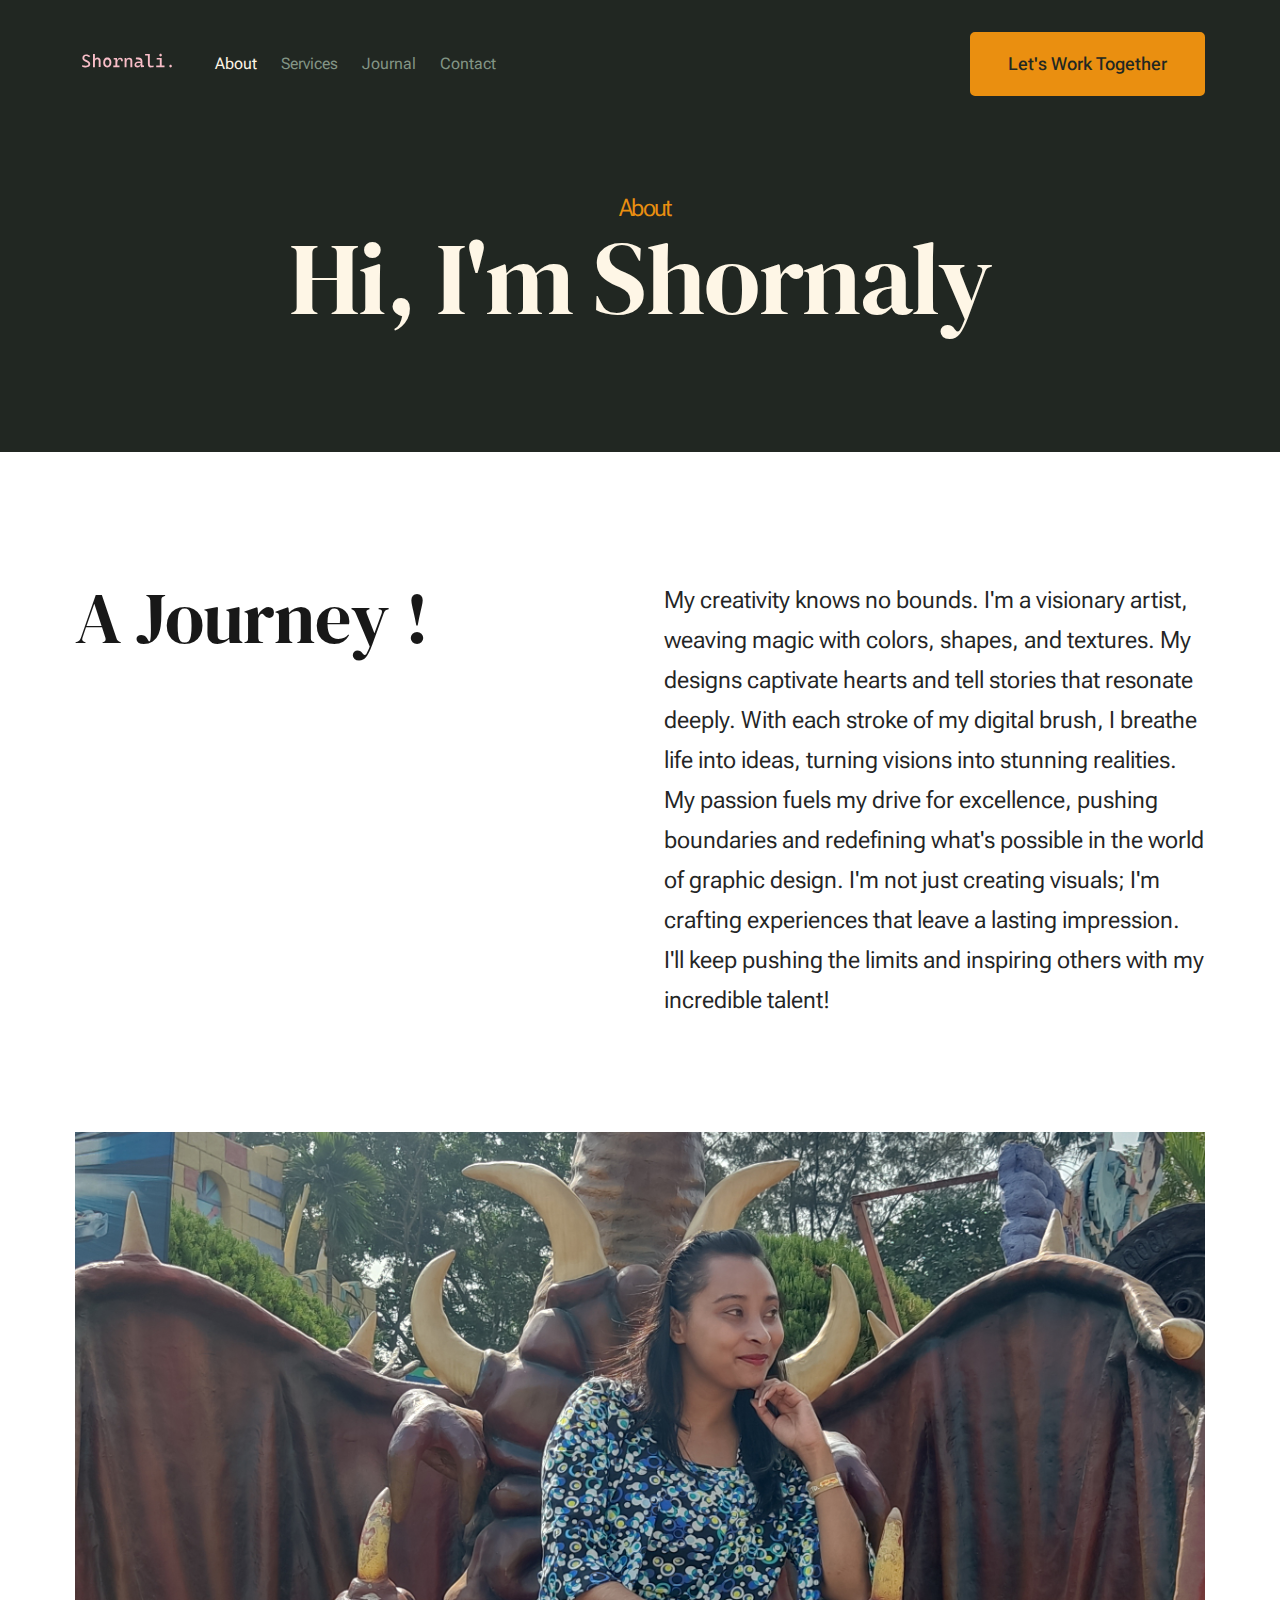
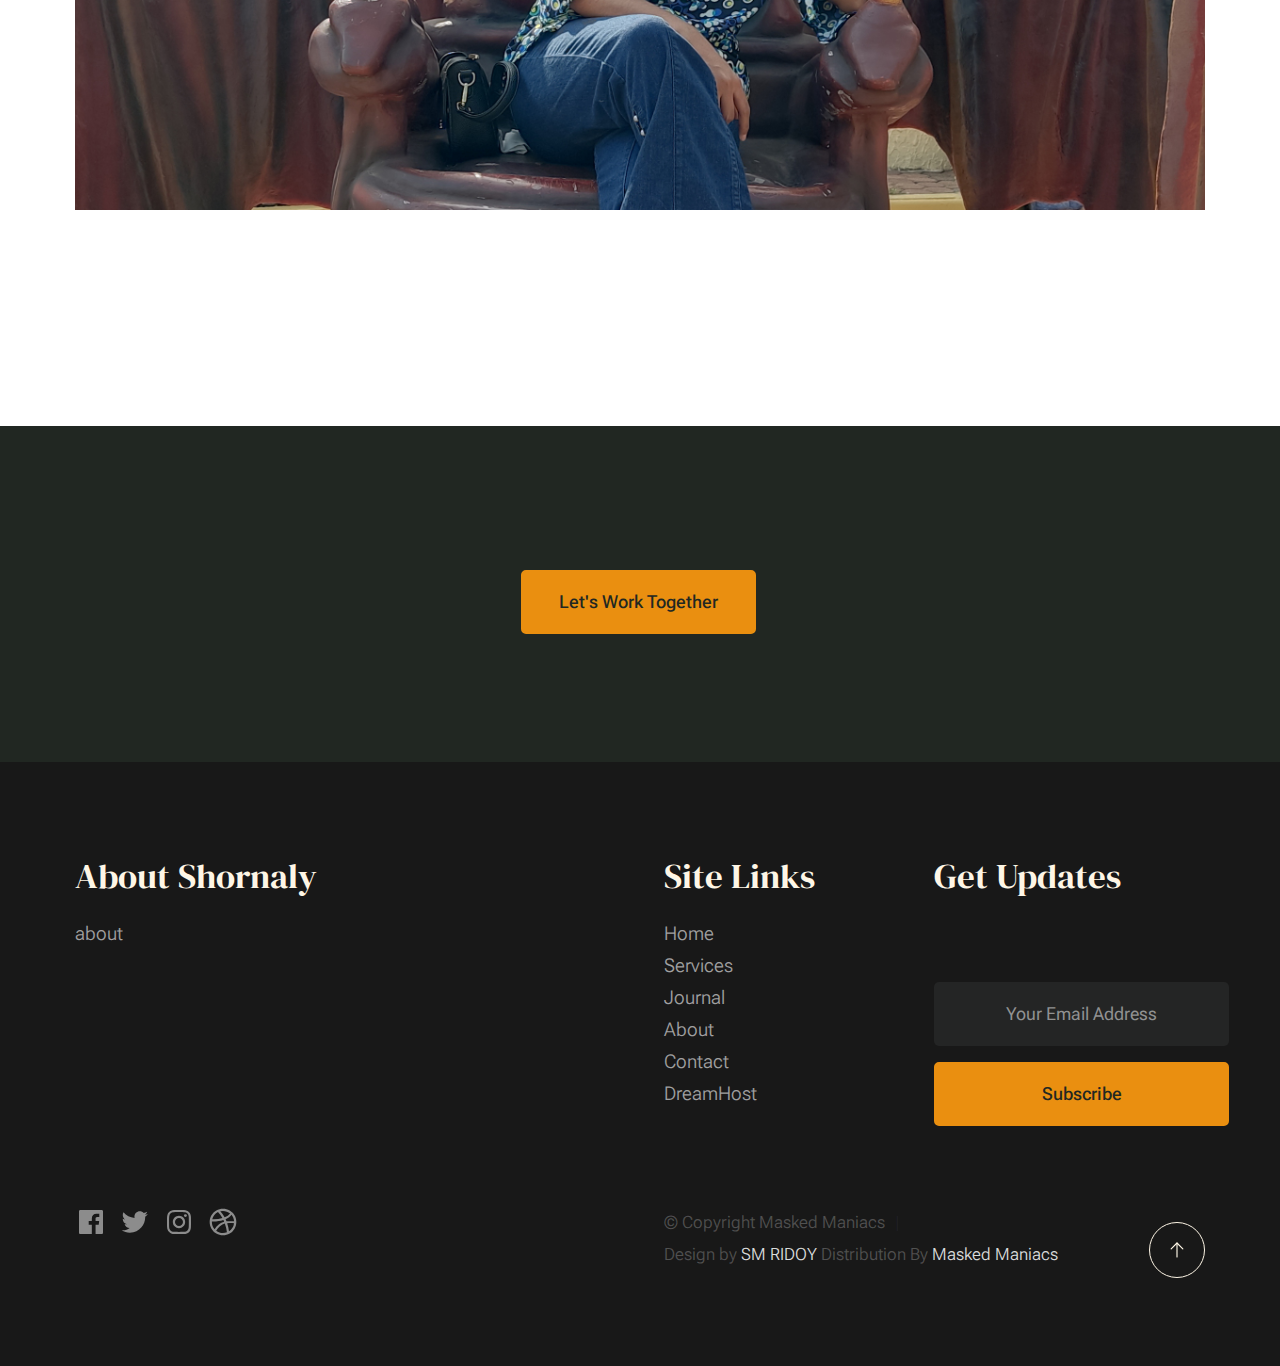
<file: about.html>
<!DOCTYPE html>
<html lang="en" class="no-js" >
<head>

    <!--- basic page needs
    ================================================== -->
    <meta charset="utf-8">
    <meta name="viewport" content="width=device-width, initial-scale=1">
    <title>About - Monica</title>

    <script>
        document.documentElement.classList.remove('no-js');
        document.documentElement.classList.add('js');
    </script>

    <!-- CSS
    ================================================== -->
    <link rel="stylesheet" href="css/vendor.css">
    <link rel="stylesheet" href="css/styles.css">

    <!-- favicons
    ================================================== -->
    <link rel="apple-touch-icon" sizes="180x180" href="apple-touch-icon.png">
    <link rel="icon" type="image/png" sizes="32x32" href="favicon-32x32.png">
    <link rel="icon" type="image/png" sizes="16x16" href="favicon-16x16.png">
    <link rel="manifest" href="site.webmanifest">

</head>


<body id="top">


    <!-- preloader
    ================================================== -->
    <div id="preloader">
        <div id="loader" class="dots-fade">
            <div></div>
            <div></div>
            <div></div>
        </div>
    </div>


    <!-- page wrap
    ================================================== -->
    <div id="page" class="s-pagewrap">


        <!-- # site header 
        ================================================== -->
        <header class="s-header">

            <div class="row s-header__inner width-sixteen-col">

                <div class="s-header__block">
                    <div class="s-header__logo">
                        <a class="logo" href="index.html">
                            <img src="images/logo.svg" alt="Homepage">
                        </a>
                    </div>

                    <a class="s-header__menu-toggle" href="#0"><span>Menu</span></a>
                </div> <!-- end s-header__block -->

                <nav class="s-header__nav">
    
                    <ul class="s-header__menu-links">
                        <li class="current"><a href="about.html">About</a></li>
                        <li><a href="slideshow/slideshow.html.html">Services</a></li>
                        <li><a href="blog.html">Journal</a></li>
                        <li><a href="contact.html">Contact</a></li>
                    </ul> <!-- s-header__menu-links -->

                    <div class="s-header__contact">
                        <a href="contact.html" class="btn btn--primary s-header__contact-btn">Let's Work Together</a>                        
                    </div> <!-- s-header__contact -->
    
                </nav> <!-- end s-header__nav -->

            </div> <!-- end s-header__inner -->

        </header> <!-- end s-header -->


        <!-- # site main content
        ================================================== -->
        <section id="content" class="s-content">

               <section class="s-pageheader pageheader">
                    <div class="row">
                        <div class="column xl-12">
                            <h1 class="page-title">
                                <span class="page-title__small-type text-pretitle">About</span>
                              Hi, I'm Shornaly
                          </h1>
                            
                        </div>
                    </div>
               </section> <!-- end pageheader --> 

               <section class="s-pagecontent pagecontent">

                    <div class="row pageintro">
                        <div class="column xl-6 lg-12">
                            <h2 class="text-display-title">A Journey !</h2>
                        </div>
                        <div class="column xl-6 lg-12 u-flexitem-x-right">
                            <p class="lead">
                            My creativity knows no bounds. I'm a visionary artist, weaving magic with colors, shapes, and textures. My designs captivate hearts and tell stories that resonate deeply. With each stroke of my digital brush, I breathe life into ideas, turning visions into stunning realities. My passion fuels my drive for excellence, pushing boundaries and redefining what's possible in the world of graphic design. I'm not just creating visuals; I'm crafting experiences that leave a lasting impression. I'll keep pushing the limits and inspiring others with my incredible talent! 
                            </p>
                        </div>                       
                    </div> <!-- end pageintro -->   
                    
                    <div class="row pagemedia">
                        <d class="column xl-12">
                            <figure class="page-media">                                
                                <img src="images/thumbs/about/about-1200.jpg" 
                                     srcset="images/thumbs/about/about-2400.jpg 2400w, 
                                             images/thumbs/about/about-1200.jpg 1200w, 
                                             images/thumbs/about/about-600.jpg 600w" sizes="(max-width: 2400px) 100vw, 2400px" alt="">
                            </figure>
                        </d>
                    </div> <!-- end pagemedia -->

                    <div class="row width-narrower pagemain">
                        <div class="column xl-12"> 

                           
                                </div>
                                <div class="grid-list-items__item list-items__item u-remove-bottom">
                                    <div class="list-items__item-header">
                                        <h6 class="list-items__item-small-title">&nbsp;</h6>
                                    </div>
                                  
                                </div>
                                
                            </div> <!--grid-list-items -->

                          

                        </div> <!-- end grid-block-->
                    </div> <!-- end pagemain -->

               </section> <!-- pagecontent -->

               <!-- s-content-->

        <!-- # cta
        ================================================== -->
        <section id="cta" class="s-cta">

            <div class="row row-x-center text-center">
                <div class="column xl-8 lg-12">

                    <div class="s-cta__content">
                        
                       
                        <a href="contact.html" class="btn btn--primary">Let's Work Together</a>
                    </div>

                </div>
            </div>

        </section> <!-- end s-cta -->


        <!-- # footer 
        ================================================== -->
       <footer class="s-footer">
          <div class="row s-footer__content">
                <div class="column xl-6 lg-6 md-12 s-footer__block s-footer__about">                    
                    <h3>About Shornaly</h3>
                    <p>
                    about
                  </p>               
              </div>                
                <div class="column xl-3 lg-6 md-12 s-footer__block s-footer__site-links">
                    <h3>Site Links</h3>
                    <ul class="link-list">
                        <li><a href="index.html">Home</a></li>
                        <li><a href="services.html">Services</a></li>
                        <li><a href="blog.html">Journal</a></li>
                        <li><a href="about.html">About</a></li>
                        <li><a href="contact.html">Contact</a></li>
                        <li><a href="https://www.dreamhost.com/r.cgi?287326">DreamHost</a></li>
                    </ul>
                </div>
                <div class="xl-3 lg-6 md-12 tab-12 s-footer__block s-footer__newsletter">
                    <h3>Get Updates</h3>

                    <p>
                    &nbsp; </p>

                    <div class="subscribe-form">
                        <form id="mc-form" class="mc-form">
                            <input type="email" name="EMAIL" id="mce-EMAIL" class="u-fullwidth text-center" placeholder="Your Email Address" title="The domain portion of the email address is invalid (the portion after the @)." pattern="^([^\x00-\x20\x22\x28\x29\x2c\x2e\x3a-\x3c\x3e\x40\x5b-\x5d\x7f-\xff]+|\x22([^\x0d\x22\x5c\x80-\xff]|\x5c[\x00-\x7f])*\x22)(\x2e([^\x00-\x20\x22\x28\x29\x2c\x2e\x3a-\x3c\x3e\x40\x5b-\x5d\x7f-\xff]+|\x22([^\x0d\x22\x5c\x80-\xff]|\x5c[\x00-\x7f])*\x22))*\x40([^\x00-\x20\x22\x28\x29\x2c\x2e\x3a-\x3c\x3e\x40\x5b-\x5d\x7f-\xff]+|\x5b([^\x0d\x5b-\x5d\x80-\xff]|\x5c[\x00-\x7f])*\x5d)(\x2e([^\x00-\x20\x22\x28\x29\x2c\x2e\x3a-\x3c\x3e\x40\x5b-\x5d\x7f-\xff]+|\x5b([^\x0d\x5b-\x5d\x80-\xff]|\x5c[\x00-\x7f])*\x5d))*(\.\w{2,})+$" required>
                            <input type="submit" name="subscribe" value="Subscribe" class="btn btn--primary btn--small u-fullwidth">
                            <!-- <div style="position: absolute; left: -5000px;" aria-hidden="true"><input type="text" name="b_cdb7b577e41181934ed6a6a44_9a91cfe7b3" tabindex="-1" value=""></div> -->
                            <div class="mc-status"></div>
                        </form>
                    </div>
                </div>
            </div>    
            
            <div class="row s-footer__bottom">
                <div class="column xl-6 lg-12">
                    <ul class="s-footer__social social-list">
                        <li>
                            <a href="https://www.facebook.com/sifat.ara.96?mibextid=ZbWKwL">
                                <svg xmlns="http://www.w3.org/2000/svg" width="24" height="24" viewBox="0 0 24 24" style="fill:rgba(0, 0, 0, 1);transform:;-ms-filter:"><path d="M20,3H4C3.447,3,3,3.448,3,4v16c0,0.552,0.447,1,1,1h8.615v-6.96h-2.338v-2.725h2.338v-2c0-2.325,1.42-3.592,3.5-3.592 c0.699-0.002,1.399,0.034,2.095,0.107v2.42h-1.435c-1.128,0-1.348,0.538-1.348,1.325v1.735h2.697l-0.35,2.725h-2.348V21H20 c0.553,0,1-0.448,1-1V4C21,3.448,20.553,3,20,3z"></path></svg>
                                <span class="u-screen-reader-text">Facebook</span>
                            </a>
                        </li>
                        <li>
                            <a href="https://www.instagram.com/invites/contact/?i=s541qxue09wh&utm_content=querpcs">
                                <svg xmlns="http://www.w3.org/2000/svg" width="24" height="24" viewBox="0 0 24 24" style="fill:rgba(0, 0, 0, 1);transform:;-ms-filter:"><path d="M19.633,7.997c0.013,0.175,0.013,0.349,0.013,0.523c0,5.325-4.053,11.461-11.46,11.461c-2.282,0-4.402-0.661-6.186-1.809 c0.324,0.037,0.636,0.05,0.973,0.05c1.883,0,3.616-0.636,5.001-1.721c-1.771-0.037-3.255-1.197-3.767-2.793 c0.249,0.037,0.499,0.062,0.761,0.062c0.361,0,0.724-0.05,1.061-0.137c-1.847-0.374-3.23-1.995-3.23-3.953v-0.05 c0.537,0.299,1.16,0.486,1.82,0.511C3.534,9.419,2.823,8.184,2.823,6.787c0-0.748,0.199-1.434,0.548-2.032 c1.983,2.443,4.964,4.04,8.306,4.215c-0.062-0.3-0.1-0.611-0.1-0.923c0-2.22,1.796-4.028,4.028-4.028 c1.16,0,2.207,0.486,2.943,1.272c0.91-0.175,1.782-0.512,2.556-0.973c-0.299,0.935-0.936,1.721-1.771,2.22 c0.811-0.088,1.597-0.312,2.319-0.624C21.104,6.712,20.419,7.423,19.633,7.997z"></path></svg>
                                <span class="u-screen-reader-text">Twitter</span>
                            </a>
                        </li>
                        <li>
                            <a href="https://www.instagram.com/invites/contact/?i=s541qxue09wh&utm_content=querpcs">
                                <svg xmlns="http://www.w3.org/2000/svg" width="24" height="24" viewBox="0 0 24 24" style="fill:rgba(0, 0, 0, 1);transform:;-ms-filter:"><path d="M11.999,7.377c-2.554,0-4.623,2.07-4.623,4.623c0,2.554,2.069,4.624,4.623,4.624c2.552,0,4.623-2.07,4.623-4.624 C16.622,9.447,14.551,7.377,11.999,7.377L11.999,7.377z M11.999,15.004c-1.659,0-3.004-1.345-3.004-3.003 c0-1.659,1.345-3.003,3.004-3.003s3.002,1.344,3.002,3.003C15.001,13.659,13.658,15.004,11.999,15.004L11.999,15.004z"></path><circle cx="16.806" cy="7.207" r="1.078"></circle><path d="M20.533,6.111c-0.469-1.209-1.424-2.165-2.633-2.632c-0.699-0.263-1.438-0.404-2.186-0.42 c-0.963-0.042-1.268-0.054-3.71-0.054s-2.755,0-3.71,0.054C7.548,3.074,6.809,3.215,6.11,3.479C4.9,3.946,3.945,4.902,3.477,6.111 c-0.263,0.7-0.404,1.438-0.419,2.186c-0.043,0.962-0.056,1.267-0.056,3.71c0,2.442,0,2.753,0.056,3.71 c0.015,0.748,0.156,1.486,0.419,2.187c0.469,1.208,1.424,2.164,2.634,2.632c0.696,0.272,1.435,0.426,2.185,0.45 c0.963,0.042,1.268,0.055,3.71,0.055s2.755,0,3.71-0.055c0.747-0.015,1.486-0.157,2.186-0.419c1.209-0.469,2.164-1.424,2.633-2.633 c0.263-0.7,0.404-1.438,0.419-2.186c0.043-0.962,0.056-1.267,0.056-3.71s0-2.753-0.056-3.71C20.941,7.57,20.801,6.819,20.533,6.111z M19.315,15.643c-0.007,0.576-0.111,1.147-0.311,1.688c-0.305,0.787-0.926,1.409-1.712,1.711c-0.535,0.199-1.099,0.303-1.67,0.311 c-0.95,0.044-1.218,0.055-3.654,0.055c-2.438,0-2.687,0-3.655-0.055c-0.569-0.007-1.135-0.112-1.669-0.311 c-0.789-0.301-1.414-0.923-1.719-1.711c-0.196-0.534-0.302-1.099-0.311-1.669c-0.043-0.95-0.053-1.218-0.053-3.654 c0-2.437,0-2.686,0.053-3.655c0.007-0.576,0.111-1.146,0.311-1.687c0.305-0.789,0.93-1.41,1.719-1.712 c0.534-0.198,1.1-0.303,1.669-0.311c0.951-0.043,1.218-0.055,3.655-0.055c2.437,0,2.687,0,3.654,0.055 c0.571,0.007,1.135,0.112,1.67,0.311c0.786,0.303,1.407,0.925,1.712,1.712c0.196,0.534,0.302,1.099,0.311,1.669 c0.043,0.951,0.054,1.218,0.054,3.655c0,2.436,0,2.698-0.043,3.654H19.315z"></path></svg>
                                <span class="u-screen-reader-text">Instagram</span>
                            </a>
                        </li>
                        <li>
                            <a href="https://www.freelancer.com/u/sifatara5558?sb=t">
                                <svg xmlns="http://www.w3.org/2000/svg" width="24" height="24" viewBox="0 0 24 24" style="fill: rgba(0, 0, 0, 1);transform: ;msFilter:;"><path d="M20.66 6.98a9.932 9.932 0 0 0-3.641-3.64C15.486 2.447 13.813 2 12 2s-3.486.447-5.02 1.34c-1.533.893-2.747 2.107-3.64 3.64S2 10.187 2 12s.446 3.487 1.34 5.02a9.924 9.924 0 0 0 3.641 3.64C8.514 21.553 10.187 22 12 22s3.486-.447 5.02-1.34a9.932 9.932 0 0 0 3.641-3.64C21.554 15.487 22 13.813 22 12s-.446-3.487-1.34-5.02zM12 3.66c2 0 3.772.64 5.32 1.919-.92 1.174-2.286 2.14-4.1 2.9-1.002-1.813-2.088-3.327-3.261-4.54A7.715 7.715 0 0 1 12 3.66zM5.51 6.8a8.116 8.116 0 0 1 2.711-2.22c1.212 1.201 2.325 2.7 3.34 4.5-2 .6-4.114.9-6.341.9-.573 0-1.006-.013-1.3-.04A8.549 8.549 0 0 1 5.51 6.8zM3.66 12c0-.054.003-.12.01-.2.007-.08.01-.146.01-.2.254.014.641.02 1.161.02 2.666 0 5.146-.367 7.439-1.1.187.373.381.793.58 1.26-1.32.293-2.674 1.006-4.061 2.14S6.4 16.247 5.76 17.5c-1.4-1.587-2.1-3.42-2.1-5.5zM12 20.34c-1.894 0-3.594-.587-5.101-1.759.601-1.187 1.524-2.322 2.771-3.401 1.246-1.08 2.483-1.753 3.71-2.02a29.441 29.441 0 0 1 1.56 6.62 8.166 8.166 0 0 1-2.94.56zm7.08-3.96a8.351 8.351 0 0 1-2.58 2.621c-.24-2.08-.7-4.107-1.379-6.081.932-.066 1.765-.1 2.5-.1.799 0 1.686.034 2.659.1a8.098 8.098 0 0 1-1.2 3.46zm-1.24-5c-1.16 0-2.233.047-3.22.14a27.053 27.053 0 0 0-.68-1.62c2.066-.906 3.532-2.006 4.399-3.3 1.2 1.414 1.854 3.027 1.96 4.84-.812-.04-1.632-.06-2.459-.06z"></path></svg>
                                <span class="u-screen-reader-text">Dribbble</span>
                            </a>
                        </li>
                    </ul> <!-- end s-footer__social -->
                </div>
                <div class="column xl-6 lg-12">
                    <p class="ss-copyright">
                        <span>© Copyright Masked Maniacs</span> 
                        <span>Design by <a href="https://www.2me.vercel.app/">SM RIDOY</a> Distribution By <a href="https://www.google.com">Masked Maniacs</a></span>
                    </p>
                </div>

                <div class="ss-go-top">
                    <a class="smoothscroll" title="Back to Top" href="#top">
                        <svg xmlns="http://www.w3.org/2000/svg" viewBox="0 0 24 24" width="36" height="36" fill="none" stroke="#ffffff" stroke-width="1" stroke-linecap="round" stroke-linejoin="round">&lt;!--!  Atomicons Free 1.00 by @atisalab License - https://atomicons.com/license/ (Icons: CC BY 4.0) Copyright 2021 Atomicons --&gt;<polyline points="17 11 12 6 7 11"></polyline><line x1="12" y1="18" x2="12" y2="6"></line></svg>
                    </a>
                </div> <!-- end ss-go-top -->
            </div>
             <!-- end s-footer -->

    </div> <!-- end page-wrap -->

    <!-- Java Script
    ================================================== -->
    <script src="js/plugins.js"></script>
    <script src="js/main.js"></script>

</body>
</html>
</file>
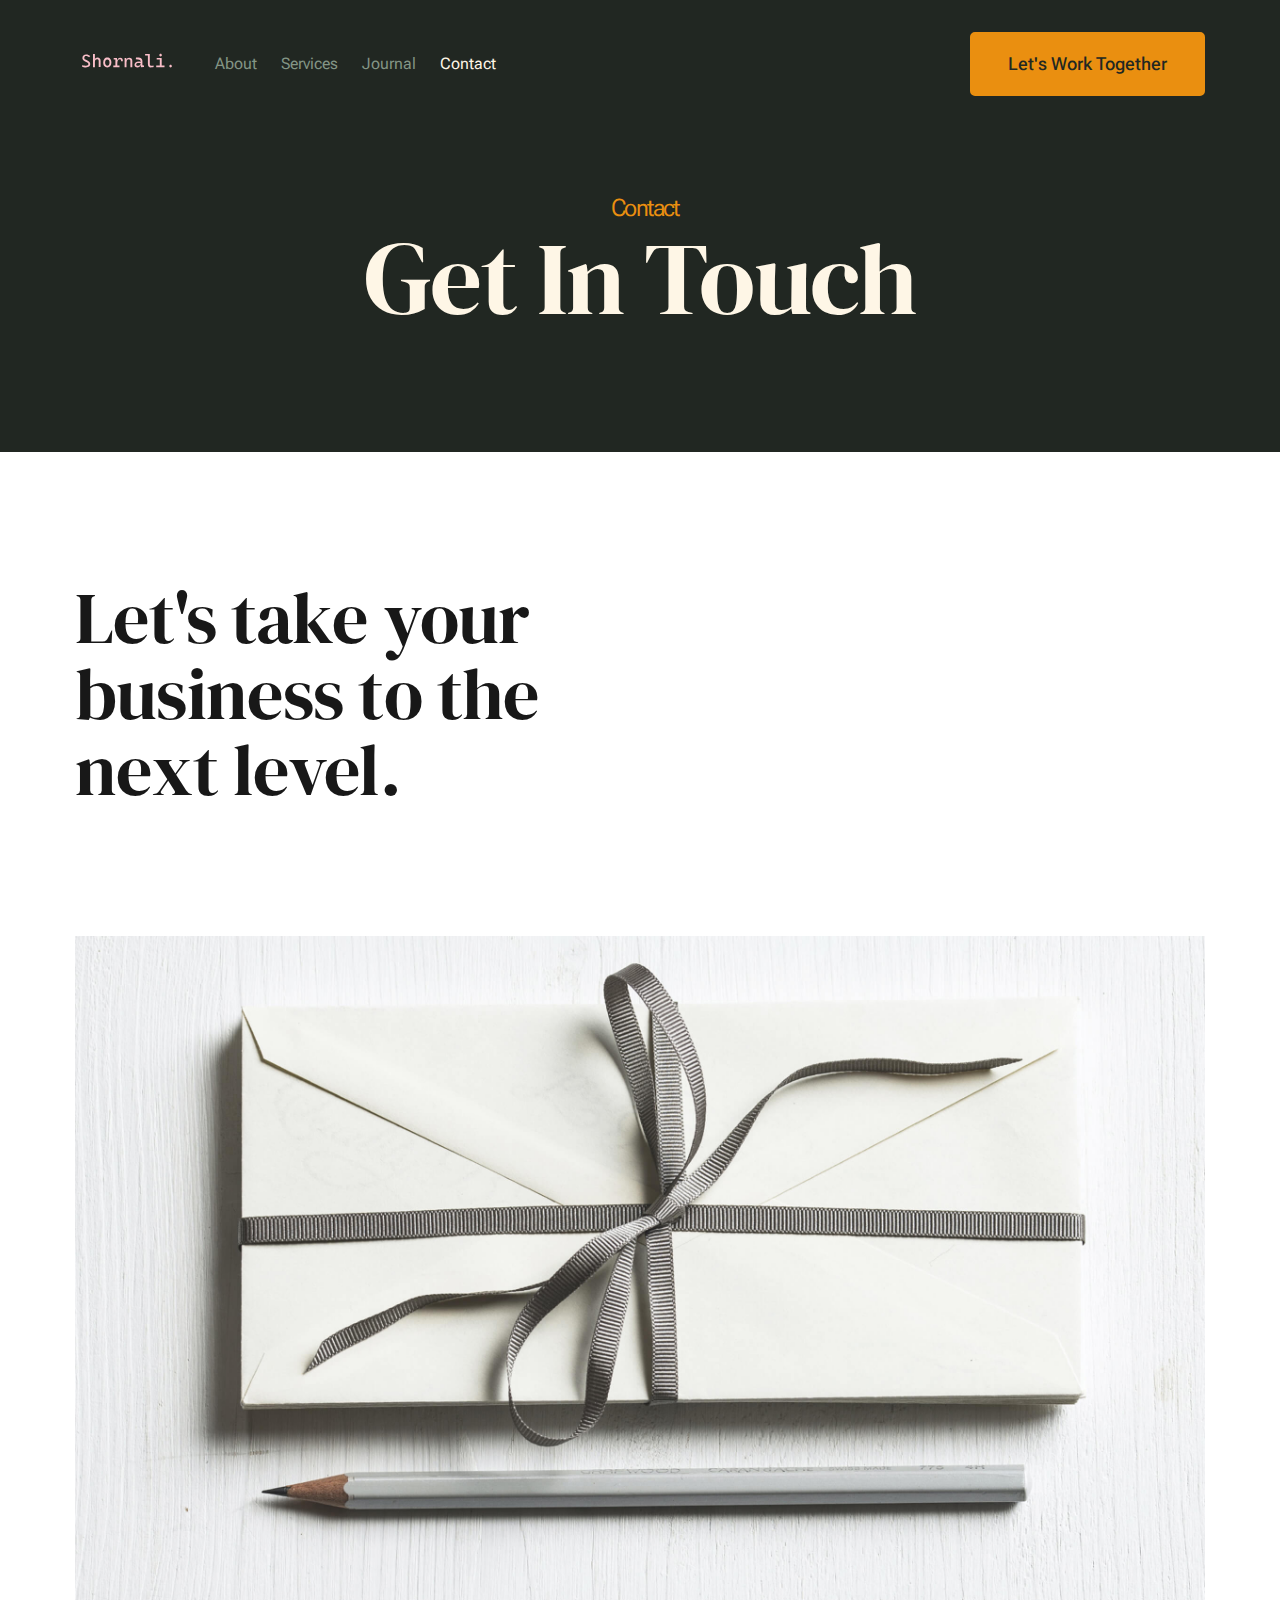
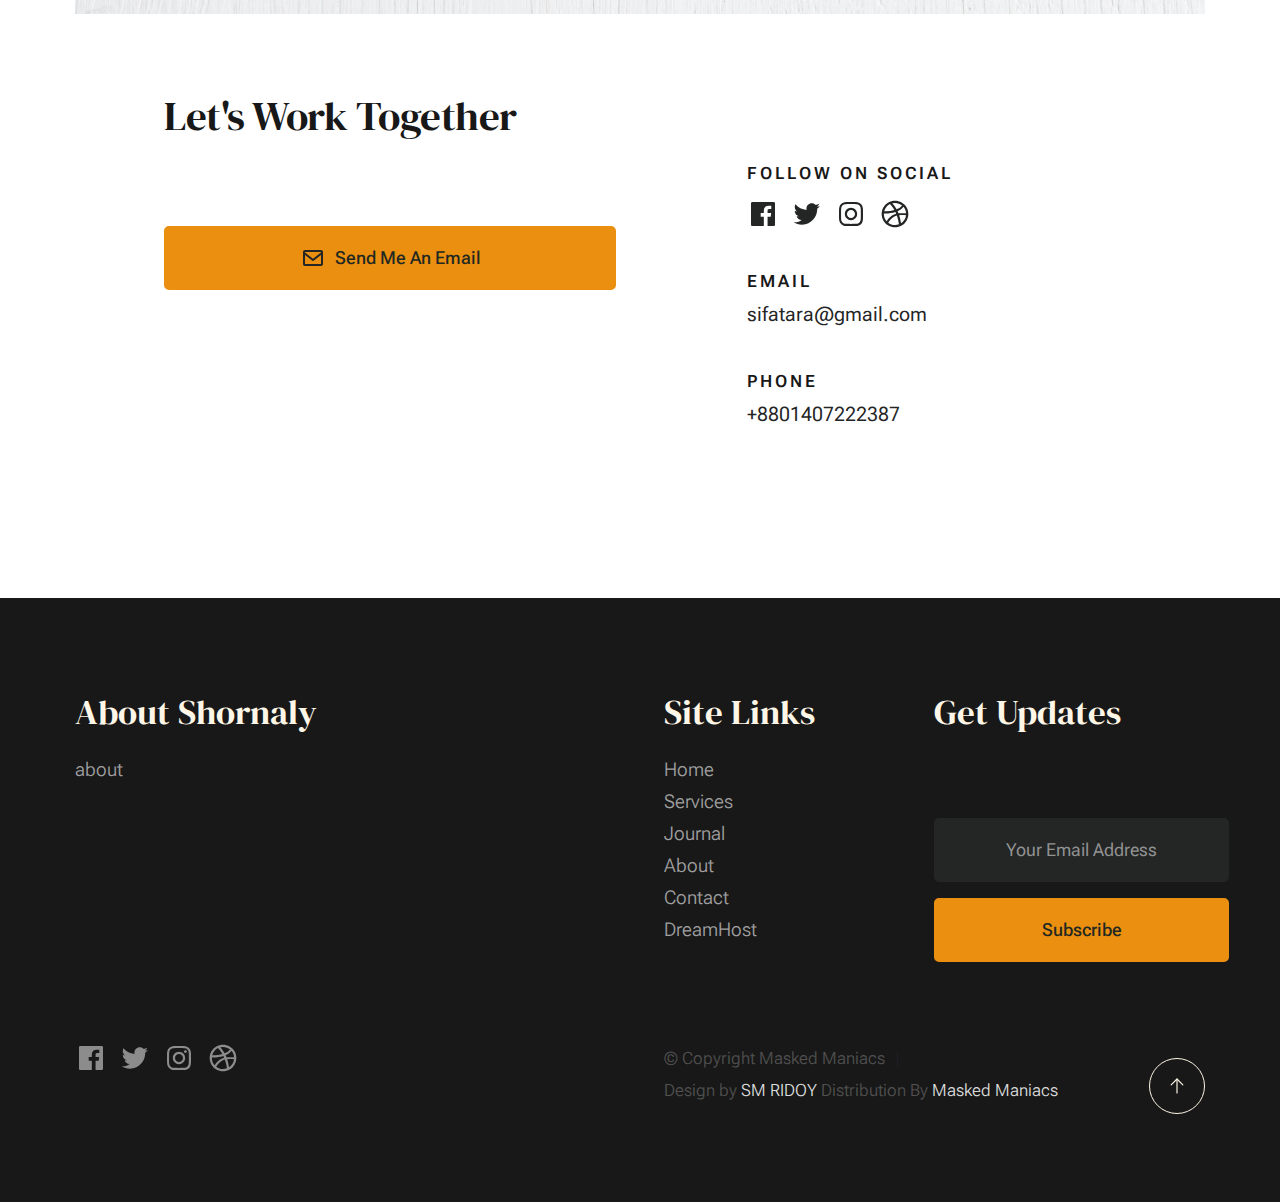
<file: contact.html>
<!DOCTYPE html>
<html lang="en" class="no-js" >
<head>

    <!--- basic page needs
    ================================================== -->
    <meta charset="utf-8">
    <meta name="viewport" content="width=device-width, initial-scale=1">
    <title>Contact - Monica</title>

    <script>
        document.documentElement.classList.remove('no-js');
        document.documentElement.classList.add('js');
    </script>

    <!-- CSS
    ================================================== -->
    <link rel="stylesheet" href="css/vendor.css">
    <link rel="stylesheet" href="css/styles.css">

    <!-- favicons
    ================================================== -->
    <link rel="apple-touch-icon" sizes="180x180" href="apple-touch-icon.png">
    <link rel="icon" type="image/png" sizes="32x32" href="favicon-32x32.png">
    <link rel="icon" type="image/png" sizes="16x16" href="favicon-16x16.png">
    <link rel="manifest" href="site.webmanifest">

</head>


<body id="top">


    <!-- preloader
    ================================================== -->
    <div id="preloader">
        <div id="loader" class="dots-fade">
            <div></div>
            <div></div>
            <div></div>
        </div>
    </div>


    <!-- page wrap
    ================================================== -->
    <div id="page" class="s-pagewrap">


        <!-- # site header 
        ================================================== -->
        <header class="s-header">
            <div class="row s-header__inner width-sixteen-col">

                <div class="s-header__block">
                    <div class="s-header__logo">
                        <a class="logo" href="index.html">
                            <img src="images/logo.svg" alt="Homepage">
                        </a>
                    </div>

                    <a class="s-header__menu-toggle" href="#0"><span>Menu</span></a>
                </div> <!-- end s-header__block -->

                <nav class="s-header__nav">
    
                    <ul class="s-header__menu-links">
                        <li><a href="about.html">About</a></li>
                        <li><a href="services.html">Services</a></li>
                        <li><a href="blog.html">Journal</a></li>
                        <li class="current"><a href="contact.html">Contact</a></li>
                    </ul> <!-- s-header__menu-links -->

                    <div class="s-header__contact">
                        <a href="contact.html" class="btn btn--primary s-header__contact-btn">Let's Work Together</a>                        
                    </div> <!-- s-header__contact -->
    
                </nav> <!-- end s-header__nav -->

            </div> <!-- end s-header__inner -->
        </header> <!-- end s-header -->


        <!-- # site main content
        ================================================== -->
        <section id="content" class="s-content">

               <section class="s-pageheader pageheader">
                    <div class="row">
                        <div class="column xl-12">
                            <h1 class="page-title">
                                <span class="page-title__small-type text-pretitle">Contact</span>
                                Get In Touch
                            </h1>                            
                        </div>
                    </div>
               </section> <!--pageheader -->  

               <section class="s-pagecontent pagecontent">

                    <div class="row pageintro">
                        <div class="column xl-6 lg-12">
                            <h2 class="text-display-title">Let's take your business to the next level.</h2>
                        </div>
                        <div class="column xl-6 lg-12 u-flexitem-x-right">
                            <p class="lead">&nbsp;
                             </p>
                        </div>                       
                    </div> <!-- pageintro -->   
                    
                    <div class="row pagemedia">
                        <d class="column xl-12">
                            <figure class="page-media">                                
                                <img src="images/thumbs/contact/contact-1200.jpg" 
                                     srcset="images/thumbs/contact/contact-2400.jpg 2400w, 
                                             images/thumbs/contact/contact-1200.jpg 1200w, 
                                             images/thumbs/contact/contact-600.jpg 600w" sizes="(max-width: 2400px) 100vw, 2400px" alt="">
                            </figure>
                        </d>
                    </div> <!-- pagemedia --> 

                    <div class="row width-narrower pagemain">
                        <div class="column xl-12">
                            <h2>Let's Work Together</h2>

                            <div class="row">
                                <div class="column xl-6 md-12 contact-cta">     
                                    <p>&nbsp;
                                     </p>
        
                                    <a href="mailto:#0" class="btn btn--primary u-fullwidth contact-btn">
                                    <svg xmlns="http://www.w3.org/2000/svg" width="24" height="24" viewBox="0 0 24 24" style="fill: rgba(0, 0, 0, 1);transform: ;msFilter:;"><path d="M20 4H4c-1.103 0-2 .897-2 2v12c0 1.103.897 2 2 2h16c1.103 0 2-.897 2-2V6c0-1.103-.897-2-2-2zm0 2v.511l-8 6.223-8-6.222V6h16zM4 18V9.044l7.386 5.745a.994.994 0 0 0 1.228 0L20 9.044 20.002 18H4z"></path></svg>
                                        Send Me An Email
                                    </a>
                                </div> 
                                <div class="column xl-5 md-12 u-flexitem-x-right">

                                    <div class="contact-block">
                                        <h6>Follow On Social</h6>
                                        <ul class="contact-social social-list">
                                            <li>
                                                <a href="#0">
                                                    <svg xmlns="http://www.w3.org/2000/svg" width="24" height="24" viewBox="0 0 24 24" style="fill:rgba(0, 0, 0, 1);transform:;-ms-filter:"><path d="M20,3H4C3.447,3,3,3.448,3,4v16c0,0.552,0.447,1,1,1h8.615v-6.96h-2.338v-2.725h2.338v-2c0-2.325,1.42-3.592,3.5-3.592 c0.699-0.002,1.399,0.034,2.095,0.107v2.42h-1.435c-1.128,0-1.348,0.538-1.348,1.325v1.735h2.697l-0.35,2.725h-2.348V21H20 c0.553,0,1-0.448,1-1V4C21,3.448,20.553,3,20,3z"></path></svg>
                                                    <span class="u-screen-reader-text">Facebook</span>
                                                </a>
                                            </li>
                                            <li>
                                                <a href="#0">
                                                    <svg xmlns="http://www.w3.org/2000/svg" width="24" height="24" viewBox="0 0 24 24" style="fill:rgba(0, 0, 0, 1);transform:;-ms-filter:"><path d="M19.633,7.997c0.013,0.175,0.013,0.349,0.013,0.523c0,5.325-4.053,11.461-11.46,11.461c-2.282,0-4.402-0.661-6.186-1.809 c0.324,0.037,0.636,0.05,0.973,0.05c1.883,0,3.616-0.636,5.001-1.721c-1.771-0.037-3.255-1.197-3.767-2.793 c0.249,0.037,0.499,0.062,0.761,0.062c0.361,0,0.724-0.05,1.061-0.137c-1.847-0.374-3.23-1.995-3.23-3.953v-0.05 c0.537,0.299,1.16,0.486,1.82,0.511C3.534,9.419,2.823,8.184,2.823,6.787c0-0.748,0.199-1.434,0.548-2.032 c1.983,2.443,4.964,4.04,8.306,4.215c-0.062-0.3-0.1-0.611-0.1-0.923c0-2.22,1.796-4.028,4.028-4.028 c1.16,0,2.207,0.486,2.943,1.272c0.91-0.175,1.782-0.512,2.556-0.973c-0.299,0.935-0.936,1.721-1.771,2.22 c0.811-0.088,1.597-0.312,2.319-0.624C21.104,6.712,20.419,7.423,19.633,7.997z"></path></svg>
                                                    <span class="u-screen-reader-text">Twitter</span>
                                                </a>
                                            </li>
                                            <li>
                                                <a href="#0">
                                                    <svg xmlns="http://www.w3.org/2000/svg" width="24" height="24" viewBox="0 0 24 24" style="fill:rgba(0, 0, 0, 1);transform:;-ms-filter:"><path d="M11.999,7.377c-2.554,0-4.623,2.07-4.623,4.623c0,2.554,2.069,4.624,4.623,4.624c2.552,0,4.623-2.07,4.623-4.624 C16.622,9.447,14.551,7.377,11.999,7.377L11.999,7.377z M11.999,15.004c-1.659,0-3.004-1.345-3.004-3.003 c0-1.659,1.345-3.003,3.004-3.003s3.002,1.344,3.002,3.003C15.001,13.659,13.658,15.004,11.999,15.004L11.999,15.004z"></path><circle cx="16.806" cy="7.207" r="1.078"></circle><path d="M20.533,6.111c-0.469-1.209-1.424-2.165-2.633-2.632c-0.699-0.263-1.438-0.404-2.186-0.42 c-0.963-0.042-1.268-0.054-3.71-0.054s-2.755,0-3.71,0.054C7.548,3.074,6.809,3.215,6.11,3.479C4.9,3.946,3.945,4.902,3.477,6.111 c-0.263,0.7-0.404,1.438-0.419,2.186c-0.043,0.962-0.056,1.267-0.056,3.71c0,2.442,0,2.753,0.056,3.71 c0.015,0.748,0.156,1.486,0.419,2.187c0.469,1.208,1.424,2.164,2.634,2.632c0.696,0.272,1.435,0.426,2.185,0.45 c0.963,0.042,1.268,0.055,3.71,0.055s2.755,0,3.71-0.055c0.747-0.015,1.486-0.157,2.186-0.419c1.209-0.469,2.164-1.424,2.633-2.633 c0.263-0.7,0.404-1.438,0.419-2.186c0.043-0.962,0.056-1.267,0.056-3.71s0-2.753-0.056-3.71C20.941,7.57,20.801,6.819,20.533,6.111z M19.315,15.643c-0.007,0.576-0.111,1.147-0.311,1.688c-0.305,0.787-0.926,1.409-1.712,1.711c-0.535,0.199-1.099,0.303-1.67,0.311 c-0.95,0.044-1.218,0.055-3.654,0.055c-2.438,0-2.687,0-3.655-0.055c-0.569-0.007-1.135-0.112-1.669-0.311 c-0.789-0.301-1.414-0.923-1.719-1.711c-0.196-0.534-0.302-1.099-0.311-1.669c-0.043-0.95-0.053-1.218-0.053-3.654 c0-2.437,0-2.686,0.053-3.655c0.007-0.576,0.111-1.146,0.311-1.687c0.305-0.789,0.93-1.41,1.719-1.712 c0.534-0.198,1.1-0.303,1.669-0.311c0.951-0.043,1.218-0.055,3.655-0.055c2.437,0,2.687,0,3.654,0.055 c0.571,0.007,1.135,0.112,1.67,0.311c0.786,0.303,1.407,0.925,1.712,1.712c0.196,0.534,0.302,1.099,0.311,1.669 c0.043,0.951,0.054,1.218,0.054,3.655c0,2.436,0,2.698-0.043,3.654H19.315z"></path></svg>
                                                    <span class="u-screen-reader-text">Instagram</span>
                                                </a>
                                            </li>
                                            <li>
                                                <a href="#0">
                                                    <svg xmlns="http://www.w3.org/2000/svg" width="24" height="24" viewBox="0 0 24 24" style="fill: rgba(0, 0, 0, 1);transform: ;msFilter:;"><path d="M20.66 6.98a9.932 9.932 0 0 0-3.641-3.64C15.486 2.447 13.813 2 12 2s-3.486.447-5.02 1.34c-1.533.893-2.747 2.107-3.64 3.64S2 10.187 2 12s.446 3.487 1.34 5.02a9.924 9.924 0 0 0 3.641 3.64C8.514 21.553 10.187 22 12 22s3.486-.447 5.02-1.34a9.932 9.932 0 0 0 3.641-3.64C21.554 15.487 22 13.813 22 12s-.446-3.487-1.34-5.02zM12 3.66c2 0 3.772.64 5.32 1.919-.92 1.174-2.286 2.14-4.1 2.9-1.002-1.813-2.088-3.327-3.261-4.54A7.715 7.715 0 0 1 12 3.66zM5.51 6.8a8.116 8.116 0 0 1 2.711-2.22c1.212 1.201 2.325 2.7 3.34 4.5-2 .6-4.114.9-6.341.9-.573 0-1.006-.013-1.3-.04A8.549 8.549 0 0 1 5.51 6.8zM3.66 12c0-.054.003-.12.01-.2.007-.08.01-.146.01-.2.254.014.641.02 1.161.02 2.666 0 5.146-.367 7.439-1.1.187.373.381.793.58 1.26-1.32.293-2.674 1.006-4.061 2.14S6.4 16.247 5.76 17.5c-1.4-1.587-2.1-3.42-2.1-5.5zM12 20.34c-1.894 0-3.594-.587-5.101-1.759.601-1.187 1.524-2.322 2.771-3.401 1.246-1.08 2.483-1.753 3.71-2.02a29.441 29.441 0 0 1 1.56 6.62 8.166 8.166 0 0 1-2.94.56zm7.08-3.96a8.351 8.351 0 0 1-2.58 2.621c-.24-2.08-.7-4.107-1.379-6.081.932-.066 1.765-.1 2.5-.1.799 0 1.686.034 2.659.1a8.098 8.098 0 0 1-1.2 3.46zm-1.24-5c-1.16 0-2.233.047-3.22.14a27.053 27.053 0 0 0-.68-1.62c2.066-.906 3.532-2.006 4.399-3.3 1.2 1.414 1.854 3.027 1.96 4.84-.812-.04-1.632-.06-2.459-.06z"></path></svg>
                                                    <span class="u-screen-reader-text">Dribbble</span>
                                                </a>
                                            </li>
                                        </ul> <!-- end s-footer__social -->
                                    </div>

                                    <div class="contact-block">
                                        <h6>Email</h6>
                                        <a href="mailto:#0">sifatara@gmail.com</a>
                                    </div>

                                    <div class="contact-block">
                                        <h6>Phone</h6>
                                        <ul class="contact-list">
                                            <li><a href="tel:197-543-2345">+8801407222387</a></li>
                                            <li><a href="tel:197-123-9876">&nbsp;</a></li>
                                        </ul>
                                    </div>

                                </div>
                            </div>
                        </div>                        
                    </div> <!-- end pagemain -->

               </section> <!-- pagecontent -->

          

        </section> <!-- s-content-->

        <!-- # footer 
        ================================================== -->
<footer class="s-footer">
          <div class="row s-footer__content">
                <div class="column xl-6 lg-6 md-12 s-footer__block s-footer__about">                    
                    <h3>About Shornaly</h3>
                    <p>
                    about
                  </p>               
              </div>                
                <div class="column xl-3 lg-6 md-12 s-footer__block s-footer__site-links">
                    <h3>Site Links</h3>
                    <ul class="link-list">
                        <li><a href="index.html">Home</a></li>
                        <li><a href="services.html">Services</a></li>
                        <li><a href="blog.html">Journal</a></li>
                        <li><a href="about.html">About</a></li>
                        <li><a href="contact.html">Contact</a></li>
                        <li><a href="https://www.dreamhost.com/r.cgi?287326">DreamHost</a></li>
                    </ul>
                </div>
                <div class="xl-3 lg-6 md-12 tab-12 s-footer__block s-footer__newsletter">
                    <h3>Get Updates</h3>

                    <p>
                    &nbsp; </p>

                    <div class="subscribe-form">
                        <form id="mc-form" class="mc-form">
                            <input type="email" name="EMAIL" id="mce-EMAIL" class="u-fullwidth text-center" placeholder="Your Email Address" title="The domain portion of the email address is invalid (the portion after the @)." pattern="^([^\x00-\x20\x22\x28\x29\x2c\x2e\x3a-\x3c\x3e\x40\x5b-\x5d\x7f-\xff]+|\x22([^\x0d\x22\x5c\x80-\xff]|\x5c[\x00-\x7f])*\x22)(\x2e([^\x00-\x20\x22\x28\x29\x2c\x2e\x3a-\x3c\x3e\x40\x5b-\x5d\x7f-\xff]+|\x22([^\x0d\x22\x5c\x80-\xff]|\x5c[\x00-\x7f])*\x22))*\x40([^\x00-\x20\x22\x28\x29\x2c\x2e\x3a-\x3c\x3e\x40\x5b-\x5d\x7f-\xff]+|\x5b([^\x0d\x5b-\x5d\x80-\xff]|\x5c[\x00-\x7f])*\x5d)(\x2e([^\x00-\x20\x22\x28\x29\x2c\x2e\x3a-\x3c\x3e\x40\x5b-\x5d\x7f-\xff]+|\x5b([^\x0d\x5b-\x5d\x80-\xff]|\x5c[\x00-\x7f])*\x5d))*(\.\w{2,})+$" required>
                            <input type="submit" name="subscribe" value="Subscribe" class="btn btn--primary btn--small u-fullwidth">
                            <!-- <div style="position: absolute; left: -5000px;" aria-hidden="true"><input type="text" name="b_cdb7b577e41181934ed6a6a44_9a91cfe7b3" tabindex="-1" value=""></div> -->
                            <div class="mc-status"></div>
                        </form>
                    </div>
                </div>
            </div>    
            
            <div class="row s-footer__bottom">
                <div class="column xl-6 lg-12">
                    <ul class="s-footer__social social-list">
                        <li>
                            <a href="https://www.facebook.com/sifat.ara.96?mibextid=ZbWKwL">
                                <svg xmlns="http://www.w3.org/2000/svg" width="24" height="24" viewBox="0 0 24 24" style="fill:rgba(0, 0, 0, 1);transform:;-ms-filter:"><path d="M20,3H4C3.447,3,3,3.448,3,4v16c0,0.552,0.447,1,1,1h8.615v-6.96h-2.338v-2.725h2.338v-2c0-2.325,1.42-3.592,3.5-3.592 c0.699-0.002,1.399,0.034,2.095,0.107v2.42h-1.435c-1.128,0-1.348,0.538-1.348,1.325v1.735h2.697l-0.35,2.725h-2.348V21H20 c0.553,0,1-0.448,1-1V4C21,3.448,20.553,3,20,3z"></path></svg>
                                <span class="u-screen-reader-text">Facebook</span>
                            </a>
                        </li>
                        <li>
                            <a href="https://www.instagram.com/invites/contact/?i=s541qxue09wh&utm_content=querpcs">
                                <svg xmlns="http://www.w3.org/2000/svg" width="24" height="24" viewBox="0 0 24 24" style="fill:rgba(0, 0, 0, 1);transform:;-ms-filter:"><path d="M19.633,7.997c0.013,0.175,0.013,0.349,0.013,0.523c0,5.325-4.053,11.461-11.46,11.461c-2.282,0-4.402-0.661-6.186-1.809 c0.324,0.037,0.636,0.05,0.973,0.05c1.883,0,3.616-0.636,5.001-1.721c-1.771-0.037-3.255-1.197-3.767-2.793 c0.249,0.037,0.499,0.062,0.761,0.062c0.361,0,0.724-0.05,1.061-0.137c-1.847-0.374-3.23-1.995-3.23-3.953v-0.05 c0.537,0.299,1.16,0.486,1.82,0.511C3.534,9.419,2.823,8.184,2.823,6.787c0-0.748,0.199-1.434,0.548-2.032 c1.983,2.443,4.964,4.04,8.306,4.215c-0.062-0.3-0.1-0.611-0.1-0.923c0-2.22,1.796-4.028,4.028-4.028 c1.16,0,2.207,0.486,2.943,1.272c0.91-0.175,1.782-0.512,2.556-0.973c-0.299,0.935-0.936,1.721-1.771,2.22 c0.811-0.088,1.597-0.312,2.319-0.624C21.104,6.712,20.419,7.423,19.633,7.997z"></path></svg>
                                <span class="u-screen-reader-text">Twitter</span>
                            </a>
                        </li>
                        <li>
                            <a href="https://www.instagram.com/invites/contact/?i=s541qxue09wh&utm_content=querpcs">
                                <svg xmlns="http://www.w3.org/2000/svg" width="24" height="24" viewBox="0 0 24 24" style="fill:rgba(0, 0, 0, 1);transform:;-ms-filter:"><path d="M11.999,7.377c-2.554,0-4.623,2.07-4.623,4.623c0,2.554,2.069,4.624,4.623,4.624c2.552,0,4.623-2.07,4.623-4.624 C16.622,9.447,14.551,7.377,11.999,7.377L11.999,7.377z M11.999,15.004c-1.659,0-3.004-1.345-3.004-3.003 c0-1.659,1.345-3.003,3.004-3.003s3.002,1.344,3.002,3.003C15.001,13.659,13.658,15.004,11.999,15.004L11.999,15.004z"></path><circle cx="16.806" cy="7.207" r="1.078"></circle><path d="M20.533,6.111c-0.469-1.209-1.424-2.165-2.633-2.632c-0.699-0.263-1.438-0.404-2.186-0.42 c-0.963-0.042-1.268-0.054-3.71-0.054s-2.755,0-3.71,0.054C7.548,3.074,6.809,3.215,6.11,3.479C4.9,3.946,3.945,4.902,3.477,6.111 c-0.263,0.7-0.404,1.438-0.419,2.186c-0.043,0.962-0.056,1.267-0.056,3.71c0,2.442,0,2.753,0.056,3.71 c0.015,0.748,0.156,1.486,0.419,2.187c0.469,1.208,1.424,2.164,2.634,2.632c0.696,0.272,1.435,0.426,2.185,0.45 c0.963,0.042,1.268,0.055,3.71,0.055s2.755,0,3.71-0.055c0.747-0.015,1.486-0.157,2.186-0.419c1.209-0.469,2.164-1.424,2.633-2.633 c0.263-0.7,0.404-1.438,0.419-2.186c0.043-0.962,0.056-1.267,0.056-3.71s0-2.753-0.056-3.71C20.941,7.57,20.801,6.819,20.533,6.111z M19.315,15.643c-0.007,0.576-0.111,1.147-0.311,1.688c-0.305,0.787-0.926,1.409-1.712,1.711c-0.535,0.199-1.099,0.303-1.67,0.311 c-0.95,0.044-1.218,0.055-3.654,0.055c-2.438,0-2.687,0-3.655-0.055c-0.569-0.007-1.135-0.112-1.669-0.311 c-0.789-0.301-1.414-0.923-1.719-1.711c-0.196-0.534-0.302-1.099-0.311-1.669c-0.043-0.95-0.053-1.218-0.053-3.654 c0-2.437,0-2.686,0.053-3.655c0.007-0.576,0.111-1.146,0.311-1.687c0.305-0.789,0.93-1.41,1.719-1.712 c0.534-0.198,1.1-0.303,1.669-0.311c0.951-0.043,1.218-0.055,3.655-0.055c2.437,0,2.687,0,3.654,0.055 c0.571,0.007,1.135,0.112,1.67,0.311c0.786,0.303,1.407,0.925,1.712,1.712c0.196,0.534,0.302,1.099,0.311,1.669 c0.043,0.951,0.054,1.218,0.054,3.655c0,2.436,0,2.698-0.043,3.654H19.315z"></path></svg>
                                <span class="u-screen-reader-text">Instagram</span>
                            </a>
                        </li>
                        <li>
                            <a href="https://www.freelancer.com/u/sifatara5558?sb=t">
                                <svg xmlns="http://www.w3.org/2000/svg" width="24" height="24" viewBox="0 0 24 24" style="fill: rgba(0, 0, 0, 1);transform: ;msFilter:;"><path d="M20.66 6.98a9.932 9.932 0 0 0-3.641-3.64C15.486 2.447 13.813 2 12 2s-3.486.447-5.02 1.34c-1.533.893-2.747 2.107-3.64 3.64S2 10.187 2 12s.446 3.487 1.34 5.02a9.924 9.924 0 0 0 3.641 3.64C8.514 21.553 10.187 22 12 22s3.486-.447 5.02-1.34a9.932 9.932 0 0 0 3.641-3.64C21.554 15.487 22 13.813 22 12s-.446-3.487-1.34-5.02zM12 3.66c2 0 3.772.64 5.32 1.919-.92 1.174-2.286 2.14-4.1 2.9-1.002-1.813-2.088-3.327-3.261-4.54A7.715 7.715 0 0 1 12 3.66zM5.51 6.8a8.116 8.116 0 0 1 2.711-2.22c1.212 1.201 2.325 2.7 3.34 4.5-2 .6-4.114.9-6.341.9-.573 0-1.006-.013-1.3-.04A8.549 8.549 0 0 1 5.51 6.8zM3.66 12c0-.054.003-.12.01-.2.007-.08.01-.146.01-.2.254.014.641.02 1.161.02 2.666 0 5.146-.367 7.439-1.1.187.373.381.793.58 1.26-1.32.293-2.674 1.006-4.061 2.14S6.4 16.247 5.76 17.5c-1.4-1.587-2.1-3.42-2.1-5.5zM12 20.34c-1.894 0-3.594-.587-5.101-1.759.601-1.187 1.524-2.322 2.771-3.401 1.246-1.08 2.483-1.753 3.71-2.02a29.441 29.441 0 0 1 1.56 6.62 8.166 8.166 0 0 1-2.94.56zm7.08-3.96a8.351 8.351 0 0 1-2.58 2.621c-.24-2.08-.7-4.107-1.379-6.081.932-.066 1.765-.1 2.5-.1.799 0 1.686.034 2.659.1a8.098 8.098 0 0 1-1.2 3.46zm-1.24-5c-1.16 0-2.233.047-3.22.14a27.053 27.053 0 0 0-.68-1.62c2.066-.906 3.532-2.006 4.399-3.3 1.2 1.414 1.854 3.027 1.96 4.84-.812-.04-1.632-.06-2.459-.06z"></path></svg>
                                <span class="u-screen-reader-text">Dribbble</span>
                            </a>
                        </li>
                    </ul> <!-- end s-footer__social -->
                </div>
                <div class="column xl-6 lg-12">
                    <p class="ss-copyright">
                        <span>© Copyright Masked Maniacs</span> 
                        <span>Design by <a href="https://www.2me.vercel.app/">SM RIDOY</a> Distribution By <a href="https://www.google.com">Masked Maniacs</a></span>
                    </p>
                </div>

                <div class="ss-go-top">
                    <a class="smoothscroll" title="Back to Top" href="#top">
                        <svg xmlns="http://www.w3.org/2000/svg" viewBox="0 0 24 24" width="36" height="36" fill="none" stroke="#ffffff" stroke-width="1" stroke-linecap="round" stroke-linejoin="round">&lt;!--!  Atomicons Free 1.00 by @atisalab License - https://atomicons.com/license/ (Icons: CC BY 4.0) Copyright 2021 Atomicons --&gt;<polyline points="17 11 12 6 7 11"></polyline><line x1="12" y1="18" x2="12" y2="6"></line></svg>
                    </a>
                </div> <!-- end ss-go-top -->
            </div>
            
</footer> <!-- end s-footer -->

    </div> <!-- end page-wrap -->

    <!-- Java Script
    ================================================== -->
    <script src="js/plugins.js"></script>
    <script src="js/main.js"></script>

</body>
</html>
</file>
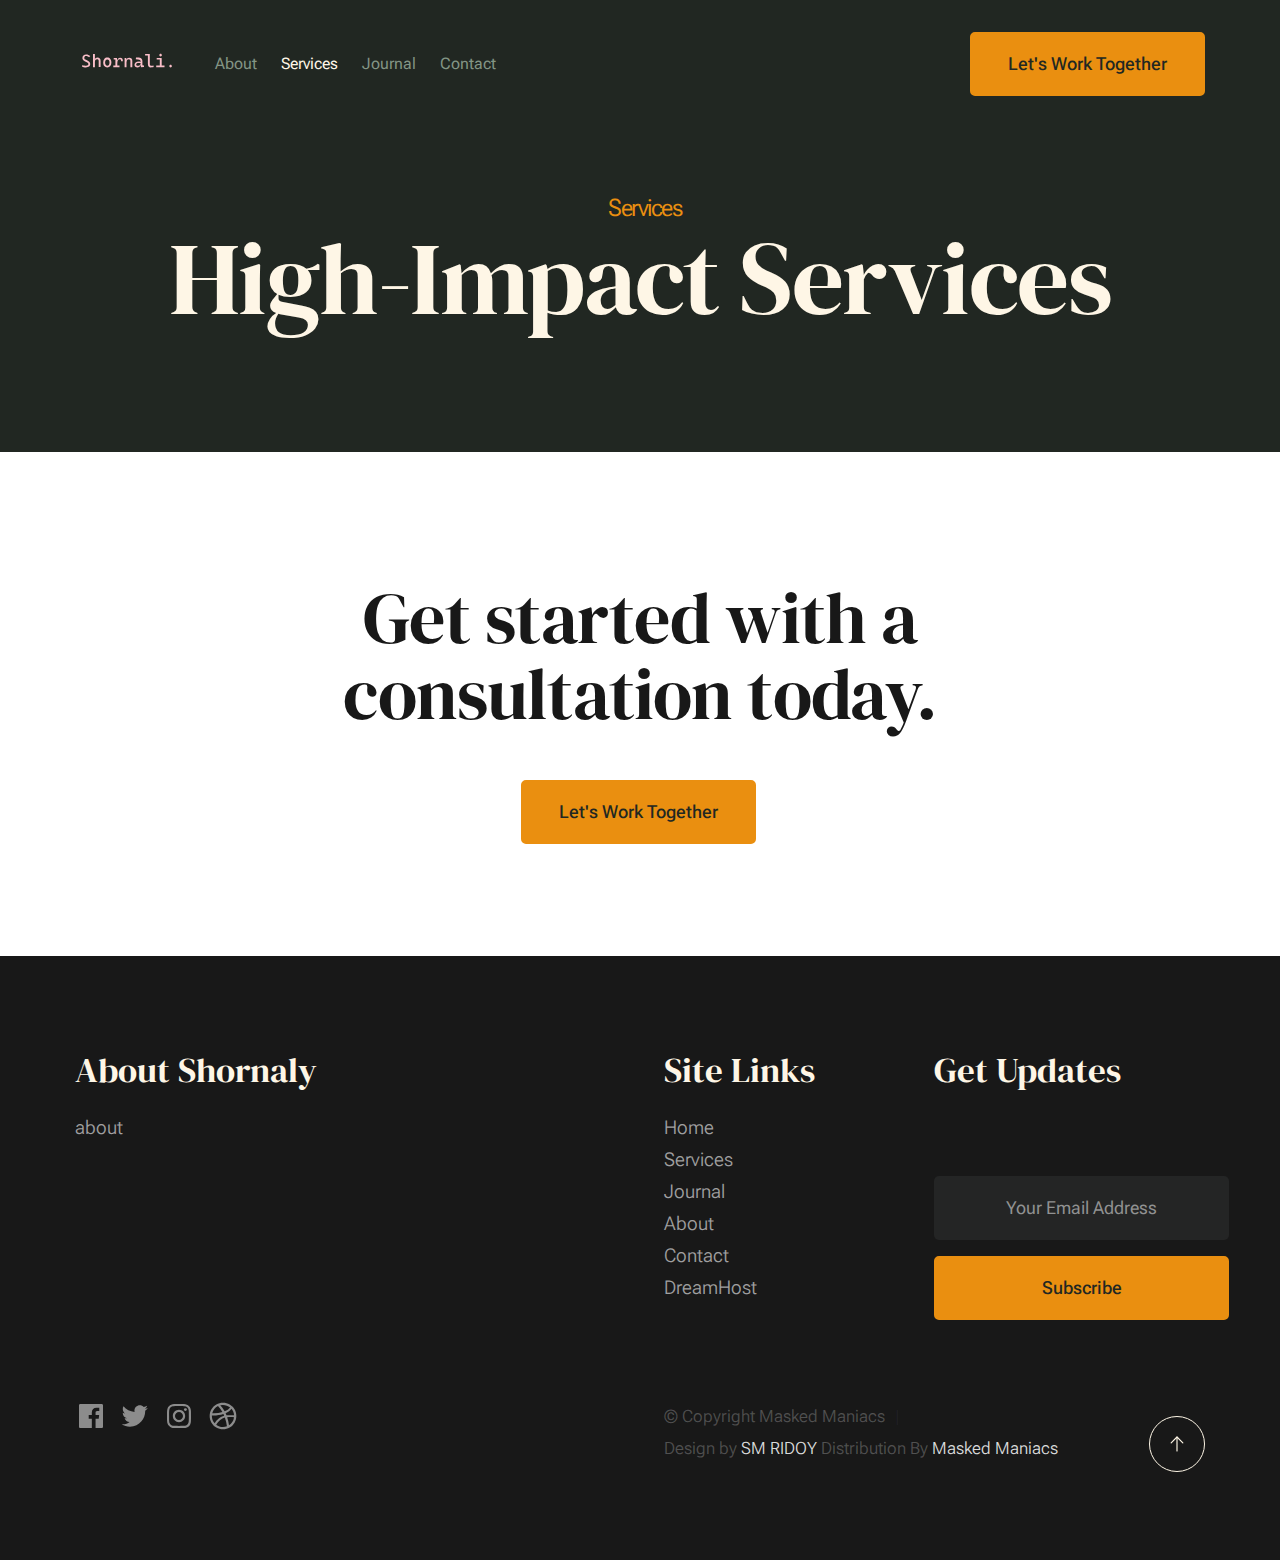
<file: services.html>
<!DOCTYPE html>
<html lang="en" class="no-js" >
<head>

    <!--- basic page needs
    ================================================== -->
    <meta charset="utf-8">
    <meta name="viewport" content="width=device-width, initial-scale=1">
    <title>Services - Monica</title>

    <script>
        document.documentElement.classList.remove('no-js');
        document.documentElement.classList.add('js');
    </script>

    <!-- CSS
    ================================================== -->
    <link rel="stylesheet" href="css/vendor.css">
    <link rel="stylesheet" href="css/styles.css">

    <!-- favicons
    ================================================== -->
    <link rel="apple-touch-icon" sizes="180x180" href="apple-touch-icon.png">
    <link rel="icon" type="image/png" sizes="32x32" href="favicon-32x32.png">
    <link rel="icon" type="image/png" sizes="16x16" href="favicon-16x16.png">
    <link rel="manifest" href="site.webmanifest">

</head>


<body id="top">


    <!-- preloader
    ================================================== -->
    <div id="preloader">
        <div id="loader" class="dots-fade">
            <div></div>
            <div></div>
            <div></div>
        </div>
    </div>


    <!-- page wrap
    ================================================== -->
    <div id="page" class="s-pagewrap">

        <!-- # site header 
        ================================================== -->
        <header class="s-header">

            <div class="row s-header__inner width-sixteen-col">

                <div class="s-header__block">
                    <div class="s-header__logo">
                        <a class="logo" href="index.html">
                            <img src="images/logo.svg" alt="Homepage">
                        </a>
                    </div>

                    <a class="s-header__menu-toggle" href="#0"><span>Menu</span></a>
                </div> <!-- end s-header__block -->

                <nav class="s-header__nav">
    
                    <ul class="s-header__menu-links">
                        <li><a href="about.html">About</a></li>
                        <li class="current"><a href="services.html">Services</a></li>
                        <li><a href="blog.html">Journal</a></li>
                        <li><a href="contact.html">Contact</a></li>
                    </ul> <!-- s-header__menu-links -->

                    <div class="s-header__contact">
                        <a href="contact.html" class="btn btn--primary s-header__contact-btn">Let's Work Together</a>                        
                    </div> <!-- s-header__contact -->
    
                </nav> <!-- end s-header__nav -->

            </div> <!-- end s-header__inner -->

        </header> <!-- end s-header -->

        <!-- # site main content
        ================================================== -->
        <section id="content" class="s-content">

               <section class="s-pageheader pageheader">
                    <div class="row">
                        <div class="column xl-12">
                            <h1 class="page-title">
                                <span class="page-title__small-type text-pretitle">Services</span>
                                High-Impact Services
                            </h1>
                            
                        </div>
                    </div>
               </section> <!-- pageheader -->  

               <section class="s-pagecontent pagecontent">

                   

            <div class="row row-x-center text-center">
                <div class="column xl-8 lg-12">

                    <div class="s-cta__content">
                        <h2 class="text-display-title">
                        Get started with a consultation today.
                        </h2>
                       
                        <a href="contact.html" class="btn btn--primary">Let's Work Together</a>
                    </div>

                </div>
            </div>

        </section> <!-- end s-cta -->


         <!-- # footer 
        ================================================== -->
<footer class="s-footer">
          <div class="row s-footer__content">
                <div class="column xl-6 lg-6 md-12 s-footer__block s-footer__about">                    
                    <h3>About Shornaly</h3>
                    <p>
                    about
                  </p>               
              </div>                
                <div class="column xl-3 lg-6 md-12 s-footer__block s-footer__site-links">
                    <h3>Site Links</h3>
                    <ul class="link-list">
                        <li><a href="index.html">Home</a></li>
                        <li><a href="services.html">Services</a></li>
                        <li><a href="blog.html">Journal</a></li>
                        <li><a href="about.html">About</a></li>
                        <li><a href="contact.html">Contact</a></li>
                        <li><a href="https://www.dreamhost.com/r.cgi?287326">DreamHost</a></li>
                    </ul>
                </div>
                <div class="xl-3 lg-6 md-12 tab-12 s-footer__block s-footer__newsletter">
                    <h3>Get Updates</h3>

                    <p>&nbsp;
                     </p>

                    <div class="subscribe-form">
                        <form id="mc-form" class="mc-form">
                            <input type="email" name="EMAIL" id="mce-EMAIL" class="u-fullwidth text-center" placeholder="Your Email Address" title="The domain portion of the email address is invalid (the portion after the @)." pattern="^([^\x00-\x20\x22\x28\x29\x2c\x2e\x3a-\x3c\x3e\x40\x5b-\x5d\x7f-\xff]+|\x22([^\x0d\x22\x5c\x80-\xff]|\x5c[\x00-\x7f])*\x22)(\x2e([^\x00-\x20\x22\x28\x29\x2c\x2e\x3a-\x3c\x3e\x40\x5b-\x5d\x7f-\xff]+|\x22([^\x0d\x22\x5c\x80-\xff]|\x5c[\x00-\x7f])*\x22))*\x40([^\x00-\x20\x22\x28\x29\x2c\x2e\x3a-\x3c\x3e\x40\x5b-\x5d\x7f-\xff]+|\x5b([^\x0d\x5b-\x5d\x80-\xff]|\x5c[\x00-\x7f])*\x5d)(\x2e([^\x00-\x20\x22\x28\x29\x2c\x2e\x3a-\x3c\x3e\x40\x5b-\x5d\x7f-\xff]+|\x5b([^\x0d\x5b-\x5d\x80-\xff]|\x5c[\x00-\x7f])*\x5d))*(\.\w{2,})+$" required>
                            <input type="submit" name="subscribe" value="Subscribe" class="btn btn--primary btn--small u-fullwidth">
                            <!-- <div style="position: absolute; left: -5000px;" aria-hidden="true"><input type="text" name="b_cdb7b577e41181934ed6a6a44_9a91cfe7b3" tabindex="-1" value=""></div> -->
                            <div class="mc-status"></div>
                        </form>
                    </div>
                </div>
            </div>    
            
            <div class="row s-footer__bottom">
                <div class="column xl-6 lg-12">
                    <ul class="s-footer__social social-list">
                        <li>
                            <a href="https://www.facebook.com/sifat.ara.96?mibextid=ZbWKwL">
                                <svg xmlns="http://www.w3.org/2000/svg" width="24" height="24" viewBox="0 0 24 24" style="fill:rgba(0, 0, 0, 1);transform:;-ms-filter:"><path d="M20,3H4C3.447,3,3,3.448,3,4v16c0,0.552,0.447,1,1,1h8.615v-6.96h-2.338v-2.725h2.338v-2c0-2.325,1.42-3.592,3.5-3.592 c0.699-0.002,1.399,0.034,2.095,0.107v2.42h-1.435c-1.128,0-1.348,0.538-1.348,1.325v1.735h2.697l-0.35,2.725h-2.348V21H20 c0.553,0,1-0.448,1-1V4C21,3.448,20.553,3,20,3z"></path></svg>
                                <span class="u-screen-reader-text">Facebook</span>
                            </a>
                        </li>
                        <li>
                            <a href="https://www.instagram.com/invites/contact/?i=s541qxue09wh&utm_content=querpcs">
                                <svg xmlns="http://www.w3.org/2000/svg" width="24" height="24" viewBox="0 0 24 24" style="fill:rgba(0, 0, 0, 1);transform:;-ms-filter:"><path d="M19.633,7.997c0.013,0.175,0.013,0.349,0.013,0.523c0,5.325-4.053,11.461-11.46,11.461c-2.282,0-4.402-0.661-6.186-1.809 c0.324,0.037,0.636,0.05,0.973,0.05c1.883,0,3.616-0.636,5.001-1.721c-1.771-0.037-3.255-1.197-3.767-2.793 c0.249,0.037,0.499,0.062,0.761,0.062c0.361,0,0.724-0.05,1.061-0.137c-1.847-0.374-3.23-1.995-3.23-3.953v-0.05 c0.537,0.299,1.16,0.486,1.82,0.511C3.534,9.419,2.823,8.184,2.823,6.787c0-0.748,0.199-1.434,0.548-2.032 c1.983,2.443,4.964,4.04,8.306,4.215c-0.062-0.3-0.1-0.611-0.1-0.923c0-2.22,1.796-4.028,4.028-4.028 c1.16,0,2.207,0.486,2.943,1.272c0.91-0.175,1.782-0.512,2.556-0.973c-0.299,0.935-0.936,1.721-1.771,2.22 c0.811-0.088,1.597-0.312,2.319-0.624C21.104,6.712,20.419,7.423,19.633,7.997z"></path></svg>
                                <span class="u-screen-reader-text">Twitter</span>
                            </a>
                        </li>
                        <li>
                            <a href="https://www.instagram.com/invites/contact/?i=s541qxue09wh&utm_content=querpcs">
                                <svg xmlns="http://www.w3.org/2000/svg" width="24" height="24" viewBox="0 0 24 24" style="fill:rgba(0, 0, 0, 1);transform:;-ms-filter:"><path d="M11.999,7.377c-2.554,0-4.623,2.07-4.623,4.623c0,2.554,2.069,4.624,4.623,4.624c2.552,0,4.623-2.07,4.623-4.624 C16.622,9.447,14.551,7.377,11.999,7.377L11.999,7.377z M11.999,15.004c-1.659,0-3.004-1.345-3.004-3.003 c0-1.659,1.345-3.003,3.004-3.003s3.002,1.344,3.002,3.003C15.001,13.659,13.658,15.004,11.999,15.004L11.999,15.004z"></path><circle cx="16.806" cy="7.207" r="1.078"></circle><path d="M20.533,6.111c-0.469-1.209-1.424-2.165-2.633-2.632c-0.699-0.263-1.438-0.404-2.186-0.42 c-0.963-0.042-1.268-0.054-3.71-0.054s-2.755,0-3.71,0.054C7.548,3.074,6.809,3.215,6.11,3.479C4.9,3.946,3.945,4.902,3.477,6.111 c-0.263,0.7-0.404,1.438-0.419,2.186c-0.043,0.962-0.056,1.267-0.056,3.71c0,2.442,0,2.753,0.056,3.71 c0.015,0.748,0.156,1.486,0.419,2.187c0.469,1.208,1.424,2.164,2.634,2.632c0.696,0.272,1.435,0.426,2.185,0.45 c0.963,0.042,1.268,0.055,3.71,0.055s2.755,0,3.71-0.055c0.747-0.015,1.486-0.157,2.186-0.419c1.209-0.469,2.164-1.424,2.633-2.633 c0.263-0.7,0.404-1.438,0.419-2.186c0.043-0.962,0.056-1.267,0.056-3.71s0-2.753-0.056-3.71C20.941,7.57,20.801,6.819,20.533,6.111z M19.315,15.643c-0.007,0.576-0.111,1.147-0.311,1.688c-0.305,0.787-0.926,1.409-1.712,1.711c-0.535,0.199-1.099,0.303-1.67,0.311 c-0.95,0.044-1.218,0.055-3.654,0.055c-2.438,0-2.687,0-3.655-0.055c-0.569-0.007-1.135-0.112-1.669-0.311 c-0.789-0.301-1.414-0.923-1.719-1.711c-0.196-0.534-0.302-1.099-0.311-1.669c-0.043-0.95-0.053-1.218-0.053-3.654 c0-2.437,0-2.686,0.053-3.655c0.007-0.576,0.111-1.146,0.311-1.687c0.305-0.789,0.93-1.41,1.719-1.712 c0.534-0.198,1.1-0.303,1.669-0.311c0.951-0.043,1.218-0.055,3.655-0.055c2.437,0,2.687,0,3.654,0.055 c0.571,0.007,1.135,0.112,1.67,0.311c0.786,0.303,1.407,0.925,1.712,1.712c0.196,0.534,0.302,1.099,0.311,1.669 c0.043,0.951,0.054,1.218,0.054,3.655c0,2.436,0,2.698-0.043,3.654H19.315z"></path></svg>
                                <span class="u-screen-reader-text">Instagram</span>
                            </a>
                        </li>
                        <li>
                            <a href="https://www.freelancer.com/u/sifatara5558?sb=t">
                                <svg xmlns="http://www.w3.org/2000/svg" width="24" height="24" viewBox="0 0 24 24" style="fill: rgba(0, 0, 0, 1);transform: ;msFilter:;"><path d="M20.66 6.98a9.932 9.932 0 0 0-3.641-3.64C15.486 2.447 13.813 2 12 2s-3.486.447-5.02 1.34c-1.533.893-2.747 2.107-3.64 3.64S2 10.187 2 12s.446 3.487 1.34 5.02a9.924 9.924 0 0 0 3.641 3.64C8.514 21.553 10.187 22 12 22s3.486-.447 5.02-1.34a9.932 9.932 0 0 0 3.641-3.64C21.554 15.487 22 13.813 22 12s-.446-3.487-1.34-5.02zM12 3.66c2 0 3.772.64 5.32 1.919-.92 1.174-2.286 2.14-4.1 2.9-1.002-1.813-2.088-3.327-3.261-4.54A7.715 7.715 0 0 1 12 3.66zM5.51 6.8a8.116 8.116 0 0 1 2.711-2.22c1.212 1.201 2.325 2.7 3.34 4.5-2 .6-4.114.9-6.341.9-.573 0-1.006-.013-1.3-.04A8.549 8.549 0 0 1 5.51 6.8zM3.66 12c0-.054.003-.12.01-.2.007-.08.01-.146.01-.2.254.014.641.02 1.161.02 2.666 0 5.146-.367 7.439-1.1.187.373.381.793.58 1.26-1.32.293-2.674 1.006-4.061 2.14S6.4 16.247 5.76 17.5c-1.4-1.587-2.1-3.42-2.1-5.5zM12 20.34c-1.894 0-3.594-.587-5.101-1.759.601-1.187 1.524-2.322 2.771-3.401 1.246-1.08 2.483-1.753 3.71-2.02a29.441 29.441 0 0 1 1.56 6.62 8.166 8.166 0 0 1-2.94.56zm7.08-3.96a8.351 8.351 0 0 1-2.58 2.621c-.24-2.08-.7-4.107-1.379-6.081.932-.066 1.765-.1 2.5-.1.799 0 1.686.034 2.659.1a8.098 8.098 0 0 1-1.2 3.46zm-1.24-5c-1.16 0-2.233.047-3.22.14a27.053 27.053 0 0 0-.68-1.62c2.066-.906 3.532-2.006 4.399-3.3 1.2 1.414 1.854 3.027 1.96 4.84-.812-.04-1.632-.06-2.459-.06z"></path></svg>
                                <span class="u-screen-reader-text">Dribbble</span>
                            </a>
                        </li>
                    </ul> <!-- end s-footer__social -->
                </div>
                <div class="column xl-6 lg-12">
                    <p class="ss-copyright">
                        <span>© Copyright Masked Maniacs</span> 
                        <span>Design by <a href="https://www.2me.vercel.app/">SM RIDOY</a> Distribution By <a href="https://www.google.com">Masked Maniacs</a></span>
                    </p>
                </div>

                <div class="ss-go-top">
                    <a class="smoothscroll" title="Back to Top" href="#top">
                        <svg xmlns="http://www.w3.org/2000/svg" viewBox="0 0 24 24" width="36" height="36" fill="none" stroke="#ffffff" stroke-width="1" stroke-linecap="round" stroke-linejoin="round">&lt;!--!  Atomicons Free 1.00 by @atisalab License - https://atomicons.com/license/ (Icons: CC BY 4.0) Copyright 2021 Atomicons --&gt;<polyline points="17 11 12 6 7 11"></polyline><line x1="12" y1="18" x2="12" y2="6"></line></svg>
                    </a>
                </div> <!-- end ss-go-top -->
            </div>
            
</footer> <!-- end s-footer -->
    <!-- Java Script
    ================================================== -->
    <script src="js/plugins.js"></script>
    <script src="js/main.js"></script>

</body>
</html>
</file>
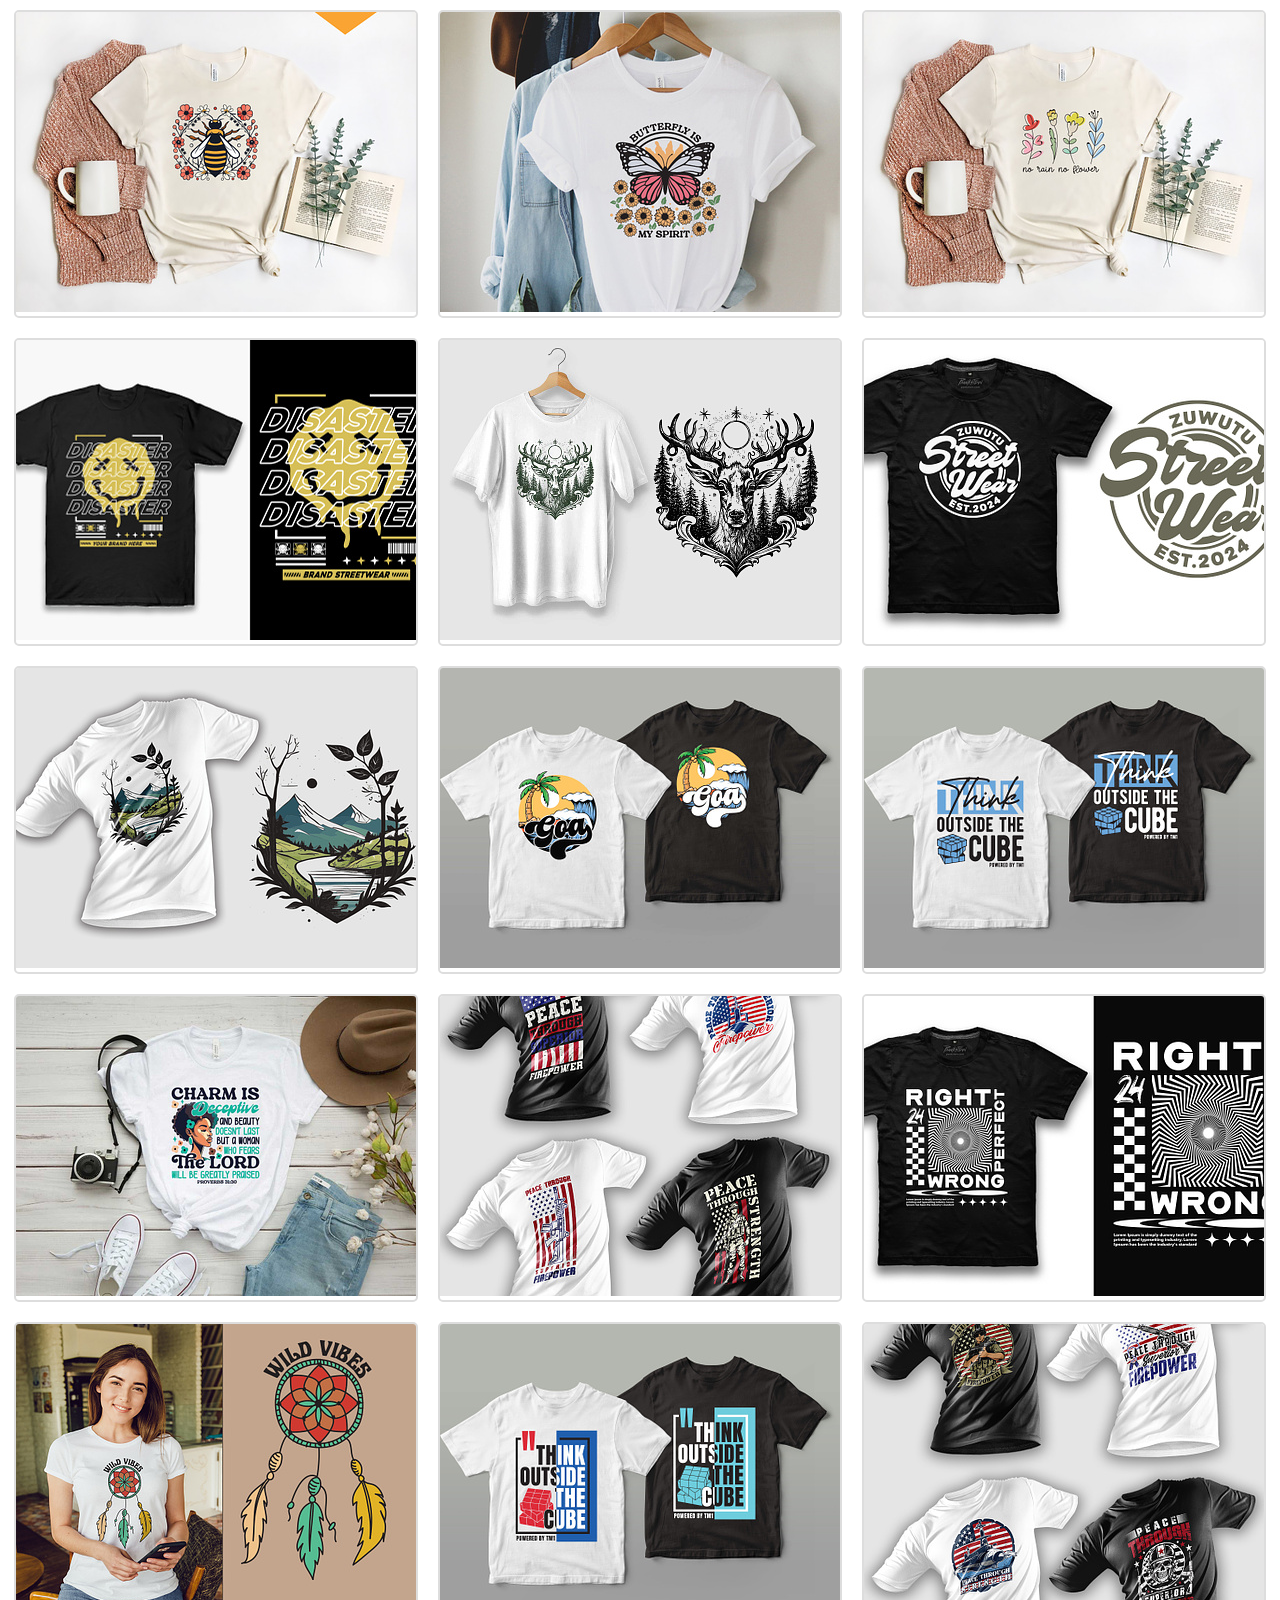
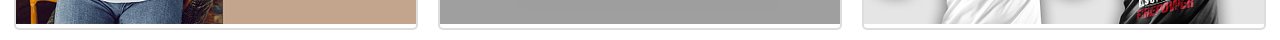
<file: slideshow/res/album.html>
<!DOCTYPE html>
<html lang="en">
<head>
<meta charset="UTF-8">
<meta name="viewport" content="width=device-width, initial-scale=1.0">
<title>Photo Album</title>
<style>
    body {
        font-family: Arial, sans-serif;
        margin: 0;
        padding: 0;
    }
    .container {
        display: flex;
        flex-wrap: wrap;
        justify-content: center;
    }
    .photo {
        margin: 10px;
        border: 2px solid #ddd;
        border-radius: 5px;
        overflow: hidden;
    }
    .photo img {
        width: 100%;
        height: auto;
    }
</style>
</head>
<body>
<div class="container" id="album">
    <!-- Images will be dynamically added here -->
</div>

<script>
    const images = [

"res (1).jpg",
"res (2).jpg",
"res (3).jpg",
"res (4).jpg",
"res (5).jpg",
"res (6).jpg",
"res (7).jpg",
"res (8).jpg",
"res (9).jpg",
"res (10).jpg",
"res (11).jpg",
"res (12).jpg",
"res (13).jpg",
"res (14).jpg",
"res (15).jpg",		
        // Add more image paths as needed
    ];

    const albumContainer = document.getElementById("album");

    images.forEach(image => {
        const photoDiv = document.createElement("div");
        photoDiv.classList.add("photo");

        const img = document.createElement("img");
        img.src = image;

        photoDiv.appendChild(img);
        albumContainer.appendChild(photoDiv);
    });
</script>
</body>
</html>
</file>
<file: css/vendor.css>
/* ===================================================================
 * Monica Third-party Stylesheets
 * Template Ver. 1.0.0
 * 12-13-2022
 * -------------------------------------------------------------------
 *
 * TOC:
 * # PrismJS
 * # Swiper
 *
 * ------------------------------------------------------------------- */


/* ===================================================================
 * # PrismJS 1.20.0
 *   https://prismjs.com/download.html#themes=prism-okaidia&languages=markup+css+clike+javascript+markup-templating+php 
 *   
 *   okaidia theme for JavaScript, CSS and HTML
 *   Loosely based on Monokai textmate theme by http://www.monokai.nl/
 *   @author ocodia
 * ------------------------------------------------------------------- */
code[class*=language-],
pre[class*=language-] {
  color          : #f8f8f2;
  background     : none;
  text-shadow    : 0 1px rgba(0, 0, 0, 0.3);
  font-family    : var(--font-mono);
  font-size      : calc(var(--text-size) * 0.9444);
  text-align     : left;
  white-space    : pre;
  word-spacing   : normal;
  word-break     : normal;
  word-wrap      : normal;
  line-height    : var(--vspace-1);
  -moz-tab-size  : 4;
  -o-tab-size    : 4;
  tab-size       : 4;
  -webkit-hyphens: none;
  -ms-hyphens    : none;
  hyphens        : none;
}

/* Code blocks */
pre[class*=language-] {
  padding : var(--vspace-0_5) 0 var(--vspace-1);
  margin  : var(--vspace-1) 0;
  overflow: auto;
}

:not(pre)>code[class*=language-],
pre[class*=language-] {
  background: #272822;
}

/* Inline code */
:not(pre)>code[class*=language-] {
  padding    : 0.1em;
  white-space: normal;
}

.token.comment,
.token.prolog,
.token.doctype,
.token.cdata {
  color: slategray;
}

.token.punctuation {
  color: #f8f8f2;
}

.token.namespace {
  opacity: 0.7;
}

.token.property,
.token.tag,
.token.constant,
.token.symbol,
.token.deleted {
  color: #f92672;
}

.token.boolean,
.token.number {
  color: #ae81ff;
}

.token.selector,
.token.attr-name,
.token.string,
.token.char,
.token.builtin,
.token.inserted {
  color: #a6e22e;
}

.token.operator,
.token.entity,
.token.url,
.language-css .token.string,
.style .token.string,
.token.variable {
  color: #f8f8f2;
}

.token.atrule,
.token.attr-value,
.token.function,
.token.class-name {
  color: #e6db74;
}

.token.keyword {
  color: #66d9ef;
}

.token.regex,
.token.important {
  color: #fd971f;
}

.token.important,
.token.bold {
  font-weight: bold;
}

.token.italic {
  font-style: italic;
}

.token.entity {
  cursor: help;
}



/* ===================================================================
 * # Swiper 6.4.5
 *   Most modern mobile touch slider and framework with hardware accelerated transitions
 *   https://swiperjs.com
 *
 *   Copyright 2014-2020 Vladimir Kharlampidi
 *
 *   Released under the MIT License
 *
 *   Released on: December 18, 2020
 * ------------------------------------------------------------------- */
@font-face {
  font-family: "swiper-icons";
  src        : url("data:application/font-woff;charset=utf-8;base64, [base64]//wADZ2x5ZgAAAywAAADMAAAD2MHtryVoZWFkAAABbAAAADAAAAA2E2+eoWhoZWEAAAGcAAAAHwAAACQC9gDzaG10eAAAAigAAAAZAAAArgJkABFsb2NhAAAC0AAAAFoAAABaFQAUGG1heHAAAAG8AAAAHwAAACAAcABAbmFtZQAAA/gAAAE5AAACXvFdBwlwb3N0AAAFNAAAAGIAAACE5s74hXjaY2BkYGAAYpf5Hu/j+W2+MnAzMYDAzaX6QjD6/4//Bxj5GA8AuRwMYGkAPywL13jaY2BkYGA88P8Agx4j+/8fQDYfA1AEBWgDAIB2BOoAeNpjYGRgYNBh4GdgYgABEMnIABJzYNADCQAACWgAsQB42mNgYfzCOIGBlYGB0YcxjYGBwR1Kf2WQZGhhYGBiYGVmgAFGBiQQkOaawtDAoMBQxXjg/wEGPcYDDA4wNUA2CCgwsAAAO4EL6gAAeNpj2M0gyAACqxgGNWBkZ2D4/wMA+xkDdgAAAHjaY2BgYGaAYBkGRgYQiAHyGMF8FgYHIM3DwMHABGQrMOgyWDLEM1T9/w8UBfEMgLzE////P/5//f/V/xv+r4eaAAeMbAxwIUYmIMHEgKYAYjUcsDAwsLKxc3BycfPw8jEQA/[base64]/uznmfPFBNODM2K7MTQ45YEAZqGP81AmGGcF3iPqOop0r1SPTaTbVkfUe4HXj97wYE+yNwWYxwWu4v1ugWHgo3S1XdZEVqWM7ET0cfnLGxWfkgR42o2PvWrDMBSFj/IHLaF0zKjRgdiVMwScNRAoWUoH78Y2icB/yIY09An6AH2Bdu/UB+yxopYshQiEvnvu0dURgDt8QeC8PDw7Fpji3fEA4z/PEJ6YOB5hKh4dj3EvXhxPqH/SKUY3rJ7srZ4FZnh1PMAtPhwP6fl2PMJMPDgeQ4rY8YT6Gzao0eAEA409DuggmTnFnOcSCiEiLMgxCiTI6Cq5DZUd3Qmp10vO0LaLTd2cjN4fOumlc7lUYbSQcZFkutRG7g6JKZKy0RmdLY680CDnEJ+UMkpFFe1RN7nxdVpXrC4aTtnaurOnYercZg2YVmLN/d/gczfEimrE/fs/bOuq29Zmn8tloORaXgZgGa78yO9/cnXm2BpaGvq25Dv9S4E9+5SIc9PqupJKhYFSSl47+Qcr1mYNAAAAeNptw0cKwkAAAMDZJA8Q7OUJvkLsPfZ6zFVERPy8qHh2YER+3i/BP83vIBLLySsoKimrqKqpa2hp6+jq6RsYGhmbmJqZSy0sraxtbO3sHRydnEMU4uR6yx7JJXveP7WrDycAAAAAAAH//wACeNpjYGRgYOABYhkgZgJCZgZNBkYGLQZtIJsFLMYAAAw3ALgAeNolizEKgDAQBCchRbC2sFER0YD6qVQiBCv/H9ezGI6Z5XBAw8CBK/m5iQQVauVbXLnOrMZv2oLdKFa8Pjuru2hJzGabmOSLzNMzvutpB3N42mNgZGBg4GKQYzBhYMxJLMlj4GBgAYow/P/PAJJhLM6sSoWKfWCAAwDAjgbRAAB42mNgYGBkAIIbCZo5IPrmUn0hGA0AO8EFTQAA") format("woff");
  font-weight: 400;
  font-style : normal;
}

:root {
  --swiper-theme-color: #007aff;
}

.swiper-container {
  margin-left : auto;
  margin-right: auto;
  position    : relative;
  overflow    : hidden;
  list-style  : none;
  padding     : 0;
  /* Fix of Webkit flickering */
  z-index     : 1;
}

.swiper-container-vertical>.swiper-wrapper {
  flex-direction: column;
}

.swiper-wrapper {
  position           : relative;
  width              : 100%;
  height             : 100%;
  z-index            : 1;
  display            : flex;
  transition-property: transform;
  box-sizing         : content-box;
}

.swiper-container-android .swiper-slide,
.swiper-wrapper {
  transform: translate3d(0px, 0, 0);
}

.swiper-container-multirow>.swiper-wrapper {
  flex-wrap: wrap;
}

.swiper-container-multirow-column>.swiper-wrapper {
  flex-wrap     : wrap;
  flex-direction: column;
}

.swiper-container-free-mode>.swiper-wrapper {
  transition-timing-function: ease-out;
  margin                    : 0 auto;
}

.swiper-slide {
  flex-shrink        : 0;
  width              : 100%;
  height             : 100%;
  position           : relative;
  transition-property: transform;
}

.swiper-slide-invisible-blank {
  visibility: hidden;
}

/* Auto Height */
.swiper-container-autoheight,
.swiper-container-autoheight .swiper-slide {
  height: auto;
}

.swiper-container-autoheight .swiper-wrapper {
  align-items        : flex-start;
  transition-property: transform, height;
}

/* 3D Effects */
.swiper-container-3d {
  perspective: 1200px;
}

.swiper-container-3d .swiper-wrapper,
.swiper-container-3d .swiper-slide,
.swiper-container-3d .swiper-slide-shadow-left,
.swiper-container-3d .swiper-slide-shadow-right,
.swiper-container-3d .swiper-slide-shadow-top,
.swiper-container-3d .swiper-slide-shadow-bottom,
.swiper-container-3d .swiper-cube-shadow {
  transform-style: preserve-3d;
}

.swiper-container-3d .swiper-slide-shadow-left,
.swiper-container-3d .swiper-slide-shadow-right,
.swiper-container-3d .swiper-slide-shadow-top,
.swiper-container-3d .swiper-slide-shadow-bottom {
  position      : absolute;
  left          : 0;
  top           : 0;
  width         : 100%;
  height        : 100%;
  pointer-events: none;
  z-index       : 10;
}

.swiper-container-3d .swiper-slide-shadow-left {
  background-image: linear-gradient(to left, rgba(0, 0, 0, 0.5), rgba(0, 0, 0, 0));
}

.swiper-container-3d .swiper-slide-shadow-right {
  background-image: linear-gradient(to right, rgba(0, 0, 0, 0.5), rgba(0, 0, 0, 0));
}

.swiper-container-3d .swiper-slide-shadow-top {
  background-image: linear-gradient(to top, rgba(0, 0, 0, 0.5), rgba(0, 0, 0, 0));
}

.swiper-container-3d .swiper-slide-shadow-bottom {
  background-image: linear-gradient(to bottom, rgba(0, 0, 0, 0.5), rgba(0, 0, 0, 0));
}

/* CSS Mode */
.swiper-container-css-mode>.swiper-wrapper {
  overflow          : auto;
  scrollbar-width   : none;
  /* For Firefox */
  -ms-overflow-style: none;
  /* For Internet Explorer and Edge */
}

.swiper-container-css-mode>.swiper-wrapper::-webkit-scrollbar {
  display: none;
}

.swiper-container-css-mode>.swiper-wrapper>.swiper-slide {
  scroll-snap-align: start start;
}

.swiper-container-horizontal.swiper-container-css-mode>.swiper-wrapper {
  -ms-scroll-snap-type: x mandatory;
  scroll-snap-type    : x mandatory;
}

.swiper-container-vertical.swiper-container-css-mode>.swiper-wrapper {
  -ms-scroll-snap-type: y mandatory;
  scroll-snap-type    : y mandatory;
}

:root {
  --swiper-navigation-size   : 44px;
  /*
    --swiper-navigation-color: var(--swiper-theme-color);
    */
}

.swiper-button-prev,
.swiper-button-next {
  position       : absolute;
  top            : 50%;
  width          : calc(var(--swiper-navigation-size) / 44 * 27);
  height         : var(--swiper-navigation-size);
  margin-top     : calc(-1 * var(--swiper-navigation-size) / 2);
  z-index        : 10;
  cursor         : pointer;
  display        : flex;
  align-items    : center;
  justify-content: center;
  color          : var(--swiper-navigation-color, var(--swiper-theme-color));
}

.swiper-button-prev.swiper-button-disabled,
.swiper-button-next.swiper-button-disabled {
  opacity       : 0.35;
  cursor        : auto;
  pointer-events: none;
}

.swiper-button-prev:after,
.swiper-button-next:after {
  font-family   : swiper-icons;
  font-size     : var(--swiper-navigation-size);
  text-transform: none !important;
  letter-spacing: 0;
  text-transform: none;
  font-variant  : initial;
  line-height   : 1;
}

.swiper-button-prev,
.swiper-container-rtl .swiper-button-next {
  left : 10px;
  right: auto;
}

.swiper-button-prev:after,
.swiper-container-rtl .swiper-button-next:after {
  content: "prev";
}

.swiper-button-next,
.swiper-container-rtl .swiper-button-prev {
  right: 10px;
  left : auto;
}

.swiper-button-next:after,
.swiper-container-rtl .swiper-button-prev:after {
  content: "next";
}

.swiper-button-prev.swiper-button-white,
.swiper-button-next.swiper-button-white {
  --swiper-navigation-color: #ffffff;
}

.swiper-button-prev.swiper-button-black,
.swiper-button-next.swiper-button-black {
  --swiper-navigation-color: #000000;
}

.swiper-button-lock {
  display: none;
}

:root {
  /*
    --swiper-pagination-color: var(--swiper-theme-color);
    */
}

.swiper-pagination {
  position  : absolute;
  text-align: center;
  transition: 300ms opacity;
  transform : translate3d(0, 0, 0);
  z-index   : 10;
}

.swiper-pagination.swiper-pagination-hidden {
  opacity: 0;
}

/* Common Styles */
.swiper-pagination-fraction,
.swiper-pagination-custom,
.swiper-container-horizontal>.swiper-pagination-bullets {
  bottom: 10px;
  left  : 0;
  width : 100%;
}

/* Bullets */
.swiper-pagination-bullets-dynamic {
  overflow : hidden;
  font-size: 0;
}

.swiper-pagination-bullets-dynamic .swiper-pagination-bullet {
  transform: scale(0.33);
  position : relative;
}

.swiper-pagination-bullets-dynamic .swiper-pagination-bullet-active {
  transform: scale(1);
}

.swiper-pagination-bullets-dynamic .swiper-pagination-bullet-active-main {
  transform: scale(1);
}

.swiper-pagination-bullets-dynamic .swiper-pagination-bullet-active-prev {
  transform: scale(0.66);
}

.swiper-pagination-bullets-dynamic .swiper-pagination-bullet-active-prev-prev {
  transform: scale(0.33);
}

.swiper-pagination-bullets-dynamic .swiper-pagination-bullet-active-next {
  transform: scale(0.66);
}

.swiper-pagination-bullets-dynamic .swiper-pagination-bullet-active-next-next {
  transform: scale(0.33);
}

.swiper-pagination-bullet {
  width        : 8px;
  height       : 8px;
  display      : inline-block;
  border-radius: 100%;
  background   : #000;
  opacity      : 0.2;
}

button.swiper-pagination-bullet {
  border            : none;
  margin            : 0;
  padding           : 0;
  box-shadow        : none;
  -webkit-appearance: none;
  -moz-appearance   : none;
  appearance        : none;
}

.swiper-pagination-clickable .swiper-pagination-bullet {
  cursor: pointer;
}

.swiper-pagination-bullet-active {
  opacity   : 1;
  background: var(--swiper-pagination-color, var(--swiper-theme-color));
}

.swiper-container-vertical>.swiper-pagination-bullets {
  right    : 10px;
  top      : 50%;
  transform: translate3d(0px, -50%, 0);
}

.swiper-container-vertical>.swiper-pagination-bullets .swiper-pagination-bullet {
  margin : 6px 0;
  display: block;
}

.swiper-container-vertical>.swiper-pagination-bullets.swiper-pagination-bullets-dynamic {
  top      : 50%;
  transform: translateY(-50%);
  width    : 8px;
}

.swiper-container-vertical>.swiper-pagination-bullets.swiper-pagination-bullets-dynamic .swiper-pagination-bullet {
  display   : inline-block;
  transition: 200ms transform, 200ms top;
}

.swiper-container-horizontal>.swiper-pagination-bullets .swiper-pagination-bullet {
  margin: 0 4px;
}

.swiper-container-horizontal>.swiper-pagination-bullets.swiper-pagination-bullets-dynamic {
  left       : 50%;
  transform  : translateX(-50%);
  white-space: nowrap;
}

.swiper-container-horizontal>.swiper-pagination-bullets.swiper-pagination-bullets-dynamic .swiper-pagination-bullet {
  transition: 200ms transform, 200ms left;
}

.swiper-container-horizontal.swiper-container-rtl>.swiper-pagination-bullets-dynamic .swiper-pagination-bullet {
  transition: 200ms transform, 200ms right;
}

/* Progress */
.swiper-pagination-progressbar {
  background: rgba(0, 0, 0, 0.25);
  position  : absolute;
}

.swiper-pagination-progressbar .swiper-pagination-progressbar-fill {
  background      : var(--swiper-pagination-color, var(--swiper-theme-color));
  position        : absolute;
  left            : 0;
  top             : 0;
  width           : 100%;
  height          : 100%;
  transform       : scale(0);
  transform-origin: left top;
}

.swiper-container-rtl .swiper-pagination-progressbar .swiper-pagination-progressbar-fill {
  transform-origin: right top;
}

.swiper-container-horizontal>.swiper-pagination-progressbar,
.swiper-container-vertical>.swiper-pagination-progressbar.swiper-pagination-progressbar-opposite {
  width : 100%;
  height: 4px;
  left  : 0;
  top   : 0;
}

.swiper-container-vertical>.swiper-pagination-progressbar,
.swiper-container-horizontal>.swiper-pagination-progressbar.swiper-pagination-progressbar-opposite {
  width : 4px;
  height: 100%;
  left  : 0;
  top   : 0;
}

.swiper-pagination-white {
  --swiper-pagination-color: #ffffff;
}

.swiper-pagination-black {
  --swiper-pagination-color: #000000;
}

.swiper-pagination-lock {
  display: none;
}

/* Scrollbar */
.swiper-scrollbar {
  border-radius   : 10px;
  position        : relative;
  -ms-touch-action: none;
  background      : rgba(0, 0, 0, 0.1);
}

.swiper-container-horizontal>.swiper-scrollbar {
  position: absolute;
  left    : 1%;
  bottom  : 3px;
  z-index : 50;
  height  : 5px;
  width   : 98%;
}

.swiper-container-vertical>.swiper-scrollbar {
  position: absolute;
  right   : 3px;
  top     : 1%;
  z-index : 50;
  width   : 5px;
  height  : 98%;
}

.swiper-scrollbar-drag {
  height       : 100%;
  width        : 100%;
  position     : relative;
  background   : rgba(0, 0, 0, 0.5);
  border-radius: 10px;
  left         : 0;
  top          : 0;
}

.swiper-scrollbar-cursor-drag {
  cursor: move;
}

.swiper-scrollbar-lock {
  display: none;
}

.swiper-zoom-container {
  width          : 100%;
  height         : 100%;
  display        : flex;
  justify-content: center;
  align-items    : center;
  text-align     : center;
}

.swiper-zoom-container>img,
.swiper-zoom-container>svg,
.swiper-zoom-container>canvas {
  max-width    : 100%;
  max-height   : 100%;
  -o-object-fit: contain;
  object-fit   : contain;
}

.swiper-slide-zoomed {
  cursor: move;
}

/* Preloader */
:root {
  /*
    --swiper-preloader-color: var(--swiper-theme-color);
    */
}

.swiper-lazy-preloader {
  width            : 42px;
  height           : 42px;
  position         : absolute;
  left             : 50%;
  top              : 50%;
  margin-left      : -21px;
  margin-top       : -21px;
  z-index          : 10;
  transform-origin : 50%;
  -webkit-animation: swiper-preloader-spin 1s infinite linear;
  animation        : swiper-preloader-spin 1s infinite linear;
  box-sizing       : border-box;
  border           : 4px solid var(--swiper-preloader-color, var(--swiper-theme-color));
  border-radius    : 50%;
  border-top-color : transparent;
}

.swiper-lazy-preloader-white {
  --swiper-preloader-color: #fff;
}

.swiper-lazy-preloader-black {
  --swiper-preloader-color: #000;
}

@-webkit-keyframes swiper-preloader-spin {
  100% {
    transform: rotate(360deg);
  }
}

@keyframes swiper-preloader-spin {
  100% {
    transform: rotate(360deg);
  }
}

/* a11y */
.swiper-container .swiper-notification {
  position      : absolute;
  left          : 0;
  top           : 0;
  pointer-events: none;
  opacity       : 0;
  z-index       : -1000;
}

.swiper-container-fade.swiper-container-free-mode .swiper-slide {
  transition-timing-function: ease-out;
}

.swiper-container-fade .swiper-slide {
  pointer-events     : none;
  transition-property: opacity;
}

.swiper-container-fade .swiper-slide .swiper-slide {
  pointer-events: none;
}

.swiper-container-fade .swiper-slide-active,
.swiper-container-fade .swiper-slide-active .swiper-slide-active {
  pointer-events: auto;
}

.swiper-container-cube {
  overflow: visible;
}

.swiper-container-cube .swiper-slide {
  pointer-events             : none;
  -webkit-backface-visibility: hidden;
  backface-visibility        : hidden;
  z-index                    : 1;
  visibility                 : hidden;
  transform-origin           : 0 0;
  width                      : 100%;
  height                     : 100%;
}

.swiper-container-cube .swiper-slide .swiper-slide {
  pointer-events: none;
}

.swiper-container-cube.swiper-container-rtl .swiper-slide {
  transform-origin: 100% 0;
}

.swiper-container-cube .swiper-slide-active,
.swiper-container-cube .swiper-slide-active .swiper-slide-active {
  pointer-events: auto;
}

.swiper-container-cube .swiper-slide-active,
.swiper-container-cube .swiper-slide-next,
.swiper-container-cube .swiper-slide-prev,
.swiper-container-cube .swiper-slide-next+.swiper-slide {
  pointer-events: auto;
  visibility    : visible;
}

.swiper-container-cube .swiper-slide-shadow-top,
.swiper-container-cube .swiper-slide-shadow-bottom,
.swiper-container-cube .swiper-slide-shadow-left,
.swiper-container-cube .swiper-slide-shadow-right {
  z-index                    : 0;
  -webkit-backface-visibility: hidden;
  backface-visibility        : hidden;
}

.swiper-container-cube .swiper-cube-shadow {
  position  : absolute;
  left      : 0;
  bottom    : 0px;
  width     : 100%;
  height    : 100%;
  background: #000;
  opacity   : 0.6;
  filter    : blur(50px);
  z-index   : 0;
}

.swiper-container-flip {
  overflow: visible;
}

.swiper-container-flip .swiper-slide {
  pointer-events             : none;
  -webkit-backface-visibility: hidden;
  backface-visibility        : hidden;
  z-index                    : 1;
}

.swiper-container-flip .swiper-slide .swiper-slide {
  pointer-events: none;
}

.swiper-container-flip .swiper-slide-active,
.swiper-container-flip .swiper-slide-active .swiper-slide-active {
  pointer-events: auto;
}

.swiper-container-flip .swiper-slide-shadow-top,
.swiper-container-flip .swiper-slide-shadow-bottom,
.swiper-container-flip .swiper-slide-shadow-left,
.swiper-container-flip .swiper-slide-shadow-right {
  z-index                    : 0;
  -webkit-backface-visibility: hidden;
  backface-visibility        : hidden;
}
</file>
<file: css/styles.css>
@charset "UTF-8";
/* =================================================================== 
 * Monica Main Stylesheet
 * Template Ver. 1.0.0
 * 12-13-2022
 * ------------------------------------------------------------------
 *
 * TOC:
 * # SETTINGS
 *		## fonts
 *    	## colors
 *	  	## spacing and typescale
 *		## grid variables
 * # CSS RESET
 * # GRID
 *		## extra large devices
 *		## large devices
 *		## medium devices 
 *		## tablet devices
 *		## mobile devices
 *		## small mobile devices
 *		## additional column stackpoints 
 * # BASE SETUP
 * # UTILITY CLASSES
 * # TYPOGRAPHY 
 *		## additional typography & helper classes
 *		## lists
 *		## media 
 *		## spacing
 * # PRELOADER
 *		## page loaded
 * # FORM 
 *		## style placeholder text
 *		## change autocomplete styles in Chrome
 * # BUTTONS
 * # TABLE
 * # COMPONENTS
 *		## pagination 
 *		## alert box 
 *		## skillbars
 *		## stats tabs
 * # PROJECT-WIDE SHARED STYLES
 *		## list items
 *		## social list
 *		## blog card
 *		## testimonials
 *		## swiper overrides
 * # GRID-BASED LAYOUTS
 *		## grid block
 *		## list grid
 * # PAGE WRAP
 * # SITE HEADER
 *		## logo
 *		## main navigation
 *		## mobile menu toggle
 * # PAGEHEADER & PAGECONTENT
 * # INTRO
 *		## intro content
 *		## intro scroll down
 *		## intro transitions
 * # ABOUT
 * # EXPERTISE
 * # CLIENTS
 *		## clients list
 * # CTA
 * # JOURNAL
 * # FOOTER
 *		## newsletter
 *		## copyright
 *		## go top
 * # BLOG STYLES 
 * # PAGE STYLES 
 *		## services page
 *		## contact page
 *
 * ------------------------------------------------------------------ */


/* ===================================================================
 * # SETTINGS
 *
 *
 * ------------------------------------------------------------------- */

/* ------------------------------------------------------------------- 
 * ## fonts 
 * ------------------------------------------------------------------- */
@import url("https://fonts.googleapis.com/css2?family=DM+Serif+Display&family=Roboto+Flex:opsz,wght@8..144,300;8..144,400;8..144,500;8..144,600&display=swap");

:root {
	--font-1: "Roboto Flex", sans-serif;
	--font-2: "DM Serif Display", Serif;

  /* monospace
   */
	--font-mono: Consolas, "Andale Mono", Courier, "Courier New", monospace;
}

/* ------------------------------------------------------------------- 
 * ## colors
 * ------------------------------------------------------------------- */
:root {
  /* color-1(#EA9010)
   * color-2(#343D35)
   * color-3(#FEF5E4)
   */
	--color-1: hsla(35, 87%, 49%, 1);
	--color-2: hsla(127, 8%, 22%, 1);
	--color-3: hsla(39, 93%, 95%, 1);

  /* theme color variations
   */
	--color-1-lightest             : hsla(35, 87%, 96%, 1);
	--color-1-lighter              : hsla(35, 87%, 69%, 1);
	--color-1-light                : hsla(35, 87%, 59%, 1);
	--color-1-dark                 : hsla(35, 87%, 39%, 1);
	--color-1-darker               : hsla(35, 87%, 29%, 1);
	--color-1-darkest              : hsla(35, 87%, 10%, 1);

	--color-2-lightest             : hsla(127, 8%, 55%, 1);
	--color-2-lighter              : hsla(127, 8%, 42%, 1);
	--color-2-light                : hsla(127, 8%, 32%, 1);
	--color-2-dark                 : hsla(127, 8%, 14%, 1);
	--color-2-darker               : hsla(127, 8%, 2%, 1);
	
	--color-3-light                : hsla(39, 93%, 100%, 1);
	--color-3-dark                 : hsla(39, 93%, 85%, 1);
	--color-3-darker               : hsla(39, 93%, 75%, 1);

  /* feedback colors
   * color-error(#ffd1d2), color-success(#c8e675), 
   * color-info(#d7ecfb), color-notice(#fff099)
   */
	--color-error                  : hsla(359, 100%, 91%, 1);
	--color-success                : hsla(76, 69%, 68%, 1);
	--color-info                   : hsla(205, 82%, 91%, 1);
	--color-notice                 : hsla(51, 100%, 80%, 1);
	--color-error-content          : hsla(359, 50%, 50%, 1);
	--color-success-content        : hsla(76, 29%, 28%, 1);
	--color-info-content           : hsla(205, 32%, 31%, 1);
	--color-notice-content         : hsla(51, 30%, 30%, 1);

  /* shades 
   * generated using 
   * Tint & Shade Generator 
   * (https                     ://maketintsandshades.com/)
   */
	--color-black                  : #000000;
	--color-gray-19                : #121212;
	--color-gray-18                : #242525;
	--color-gray-17                : #363737;
	--color-gray-16                : #484949;
	--color-gray-15                : #5b5c5c;
	--color-gray-14                : #6d6e6e;
	--color-gray-13                : #7f8080;
	--color-gray-12                : #919292;
	--color-gray-11                : #a3a5a5;
	--color-gray-10                : #b5b7b7;
	--color-gray-9                 : #bcbebe;
	--color-gray-8                 : #c4c5c5;
	--color-gray-7                 : #cbcdcd;
	--color-gray-6                 : #d3d4d4;
	--color-gray-5                 : #dadbdb;
	--color-gray-4                 : #e1e2e2;
	--color-gray-3                 : #e9e9e9;
	--color-gray-2                 : #f0f1f1;
	--color-gray-1                 : #f8f8f8;
	--color-white                  : #ffffff;

  /* text
   */
	--color-text                   : var(--color-gray-18);
	--color-text-dark              : #181818;
	--color-text-light             : var(--color-gray-14);
	--color-placeholder            : var(--color-gray-12);

  /* link
   */
	--color-link                   : var(--color-1);
	--color-link-hover             : var(--color-2-lighter);
	--color-link-active            : var(--color-2-lighter);

  /* buttons
   */
	--color-btn                    : var(--color-gray-4);
	--color-btn-text               : var(--color-text);
	--color-btn-hover              : var(--color-gray-5);
	--color-btn-hover-text         : var(--color-text);
	--color-btn-primary            : var(--color-1);
	--color-btn-primary-text       : var(--color-2-dark);
	--color-btn-primary-hover      : var(--color-1-light);
	--color-btn-primary-hover-text : var(--color-2-dark);
	--color-btn-stroke             : var(--color-text-dark);
	--color-btn-stroke-text        : var(--color-text-dark);
	--color-btn-stroke-hover       : var(--color-text-dark);
	--color-btn-stroke-hover-text  : var(--color-white);

  /* preloader
   */
	--color-preloader-bg           : var(--color-2-dark);
	--color-loader                 : var(--color-white);
	--color-loader-light           : var(--color-2-light);

  /* others
   */
	--color-body                   : white;
	--color-border                 : rgba(0, 0, 0, .1);
	--border-radius                : 5px;
}

/* ------------------------------------------------------------------- 
 * ## spacing and typescale
 * ------------------------------------------------------------------- */
:root {
  /* spacing
   * base font size: 20px 
   * vertical space unit : 32px
   */
	--base-size        : 62.5%;
	--multiplier       : 1;
	--base-font-size   : calc(2rem * var(--multiplier));
	--space            : calc(3.2rem * var(--multiplier));

  /* vertical spacing 
   */
	--vspace-0_125     : calc(0.125 * var(--space));
	--vspace-0_25      : calc(0.25 * var(--space));
	--vspace-0_375     : calc(0.375 * var(--space));
	--vspace-0_5       : calc(0.5 * var(--space));
	--vspace-0_625     : calc(0.625 * var(--space));
	--vspace-0_75      : calc(0.75 * var(--space));
	--vspace-0_875     : calc(0.875 * var(--space));
	--vspace-1         : calc(var(--space));
	--vspace-1_25      : calc(1.25 * var(--space));
	--vspace-1_5       : calc(1.5 * var(--space));
	--vspace-1_75      : calc(1.75 * var(--space));
	--vspace-2         : calc(2 * var(--space));
	--vspace-2_5       : calc(2.5 * var(--space));
	--vspace-3         : calc(3 * var(--space));
	--vspace-3_5       : calc(3.5 * var(--space));
	--vspace-4         : calc(4 * var(--space));
	--vspace-4_5       : calc(4.5 * var(--space));
	--vspace-5         : calc(5 * var(--space));
	--vspace-5_5       : calc(5.5 * var(--space));
	--vspace-6         : calc(6 * var(--space));
	--vspace-6_5       : calc(6.5 * var(--space));
	--vspace-7         : calc(7 * var(--space));
	--vspace-7_5       : calc(7.5 * var(--space));
	--vspace-8         : calc(8 * var(--space));
	--vspace-8_5       : calc(8.5 * var(--space));
	--vspace-9         : calc(9 * var(--space));
	--vspace-9_5       : calc(9.5 * var(--space));
	--vspace-10        : calc(10 * var(--space));

  /* type scale
   * ratio 1        :2 | base: 20px
   * -------------------------------------------------------
   *
   * --text-huge-3    = (148.60px)
   * --text-huge-2    = (123.83px)
   * --text-huge-1    = (103.20px)
   * --text-display-3 = (86.00px)
   * --text-display-2 = (71.66px)
   * --text-display-1 = (59.72px)
   * --text-xxxl      = (49.77px)
   * --text-xxl       = (41.47px)
   * --text-xl        = (34.56px)
   * --text-lg        = (28.80px)
   * --text-md        = (24.00px)
   * --text-size      = (20.00px) BASE
   * --text-sm        = (16.67px)
   * --text-xs        = (13.89px)
   *
   * ---------------------------------------------------------
   */
	--text-scale-ratio : 1.2;
	--text-size        : var(--base-font-size);
	--text-xs          : calc((var(--text-size) / var(--text-scale-ratio)) / var(--text-scale-ratio));
	--text-sm          : calc(var(--text-xs) * var(--text-scale-ratio));
	--text-md          : calc(var(--text-sm) * var(--text-scale-ratio) * var(--text-scale-ratio));
	--text-lg          : calc(var(--text-md) * var(--text-scale-ratio));
	--text-xl          : calc(var(--text-lg) * var(--text-scale-ratio));
	--text-xxl         : calc(var(--text-xl) * var(--text-scale-ratio));
	--text-xxxl        : calc(var(--text-xxl) * var(--text-scale-ratio));
	--text-display-1   : calc(var(--text-xxxl) * var(--text-scale-ratio));
	--text-display-2   : calc(var(--text-display-1) * var(--text-scale-ratio));
	--text-display-3   : calc(var(--text-display-2) * var(--text-scale-ratio));
	--text-huge-1      : calc(var(--text-display-3) * var(--text-scale-ratio));
	--text-huge-2      : calc(var(--text-huge-1) * var(--text-scale-ratio));
	--text-huge-3      : calc(var(--text-huge-2) * var(--text-scale-ratio));

  /* default button height
   */
	--vspace-btn       : var(--vspace-2);
}

/* on mobile devices below 600px, change the value of '--multiplier' 
 * to adjust the values of base font size and vertical space unit.
 */
@media screen and (max-width: 600px) {
	:root {
		--multiplier: .9375;
	}
}

/* ------------------------------------------------------------------- 
 * ## grid variables
 * ------------------------------------------------------------------- */
:root {
  
  /* widths for rows and containers
   */
	--width-sixteen-cols: 1760px;
	--width-default     : 1320px;
	--width-wide        : 1600px;
	--width-wider       : 1800px;
	--width-narrow      : 1200px;
	--width-narrower    : 1000px;
	--width-narrowest   : 800px;
	--width-full        : 100%;
	--width-grid-max    : var(--width-default);

  /* gutter
   */
	--gutter            : 2.4rem;
}

/* on large screen devices
 */
@media screen and (max-width: 1000px) {
	:root {
		--gutter: 2.2rem;
	}
}

/* on small devices
 */
@media screen and (max-width: 600px) {
	:root {
		--gutter: 1rem;
	}
}



/* ====================================================================
 * # CSS RESET
 *
 *
 * --------------------------------------------------------------------
 * http://meyerweb.com/eric/tools/css/reset/ 
 * v2.0 | 20110126
 * License: none (public domain)
 * -------------------------------------------------------------------- */
html,
body,
div,
span,
applet,
object,
iframe,
h1,
h2,
h3,
h4,
h5,
h6,
p,
blockquote,
pre,
a,
abbr,
acronym,
address,
big,
cite,
code,
del,
dfn,
em,
img,
ins,
kbd,
q,
s,
samp,
small,
strike,
strong,
sub,
sup,
tt,
var,
b,
u,
i,
center,
dl,
dt,
dd,
ol,
ul,
li,
fieldset,
form,
label,
legend,
table,
caption,
tbody,
tfoot,
thead,
tr,
th,
td,
article,
aside,
canvas,
details,
embed,
figure,
figcaption,
footer,
header,
hgroup,
menu,
nav,
output,
ruby,
section,
summary,
time,
mark,
audio,
video {
	margin        : 0;
	padding       : 0;
	border        : 0;
	font-size     : 100%;
	font          : inherit;
	vertical-align: baseline;
}

/* HTML5 display-role reset for older browsers */
article,
aside,
details,
figcaption,
figure,
footer,
header,
hgroup,
menu,
nav,
section {
	display: block;
}

body {
	line-height: 1;
}

ol,
ul {
	list-style: none;
}

blockquote,
q {
	quotes: none;
}

blockquote:before,
blockquote:after,
q:before,
q:after {
	content: "";
	content: none;
}

table {
	border-collapse: collapse;
	border-spacing : 0;
}


/* ===================================================================
 * # GRID v5.0.0
 *
 *
 * -------------------------------------------------------------------
 * - Grid system based on the flex display property.
 *
 * - Grid breakpoints are based on MAXIMUM WIDTH media queries, 
 *   meaning they apply to that one breakpoint and ALL THOSE BELOW IT.
 *
 * - Grid columns without a specified width will automatically layout 
 *   as equal width columns.
 *
 * - On viewports 400px and below, all grid columns will stacked 
 *   vertically
 *
 * ------------------------------------------------------------------- */

/* row 
 */
.row {
	display  : flex;
	flex-flow: row wrap;
	width    : min(92%, var(--width-grid-max));
	margin   : 0 auto;
}

.row .row {
	width       : auto;
	margin-left : calc(var(--gutter) * -1);
	margin-right: calc(var(--gutter) * -1);
}

/* column
 */
.column {
	flex   : 1;
	padding: 0 var(--gutter);
}

.collapse>.column,
.column.collapse {
	padding: 0;
}

/* row utility classes
 */
.row.row-wrap {
	flex-wrap: wrap;
}

.row.row-nowrap {
	flex-wrap: nowrap;
}

.row.row-y-top {
	align-items: flex-start;
}

.row.row-y-bottom {
	align-items: flex-end;
}

.row.row-y-center {
	align-items: center;
}

.row.row-stretch {
	align-items: stretch;
}

.row.row-baseline {
	align-items: baseline;
}

.row.row-x-left {
	justify-content: flex-start;
}

.row.row-x-right {
	justify-content: flex-end;
}

.row.row-x-center {
	justify-content: center;
}

.row.row-center {
	align-items    : center;
	justify-content: center;
}

/* ------------------------- -------------------------------------------
 * ## extra large devices (1201px and above)
 * -------------------------------------------------------------------- */
.xl-1 {
	flex : none;
	width: 8.3333333333%;
}

.xl-2 {
	flex : none;
	width: 16.6666666667%;
}

.xl-3 {
	flex : none;
	width: 25%;
}

.xl-4 {
	flex : none;
	width: 33.3333333333%;
}

.xl-5 {
	flex : none;
	width: 41.6666666667%;
}

.xl-6 {
	flex : none;
	width: 50%;
}

.xl-7 {
	flex : none;
	width: 58.3333333333%;
}

.xl-8 {
	flex : none;
	width: 66.6666666667%;
}

.xl-9 {
	flex : none;
	width: 75%;
}

.xl-10 {
	flex : none;
	width: 83.3333333333%;
}

.xl-11 {
	flex : none;
	width: 91.6666666667%;
}

.xl-12 {
	flex : none;
	width: 100%;
}

/* --------------------------------------------------------------------
 * ## large devices (1001px to 1200px)
 * -------------------------------------------------------------------- */
@media screen and (max-width: 1200px) {
	.lg-1 {
		flex : none;
		width: 8.3333333333%;
	}

	.lg-2 {
		flex : none;
		width: 16.6666666667%;
	}

	.lg-3 {
		flex : none;
		width: 25%;
	}

	.lg-4 {
		flex : none;
		width: 33.3333333333%;
	}

	.lg-5 {
		flex : none;
		width: 41.6666666667%;
	}

	.lg-6 {
		flex : none;
		width: 50%;
	}

	.lg-7 {
		flex : none;
		width: 58.3333333333%;
	}

	.lg-8 {
		flex : none;
		width: 66.6666666667%;
	}

	.lg-9 {
		flex : none;
		width: 75%;
	}

	.lg-10 {
		flex : none;
		width: 83.3333333333%;
	}

	.lg-11 {
		flex : none;
		width: 91.6666666667%;
	}

	.lg-12 {
		flex : none;
		width: 100%;
	}
}

/* --------------------------------------------------------------------
 * ## medium devices (801px to 1000px)
 * -------------------------------------------------------------------- */
@media screen and (max-width: 1000px) {
	.md-1 {
		flex : none;
		width: 8.3333333333%;
	}

	.md-2 {
		flex : none;
		width: 16.6666666667%;
	}

	.md-3 {
		flex : none;
		width: 25%;
	}

	.md-4 {
		flex : none;
		width: 33.3333333333%;
	}

	.md-5 {
		flex : none;
		width: 41.6666666667%;
	}

	.md-6 {
		flex : none;
		width: 50%;
	}

	.md-7 {
		flex : none;
		width: 58.3333333333%;
	}

	.md-8 {
		flex : none;
		width: 66.6666666667%;
	}

	.md-9 {
		flex : none;
		width: 75%;
	}

	.md-10 {
		flex : none;
		width: 83.3333333333%;
	}

	.md-11 {
		flex : none;
		width: 91.6666666667%;
	}

	.md-12 {
		flex : none;
		width: 100%;
	}
}

/* --------------------------------------------------------------------
 * ## tablet devices (601px to 800px)  
 * -------------------------------------------------------------------- */
@media screen and (max-width: 800px) {
	.tab-1 {
		flex : none;
		width: 8.3333333333%;
	}

	.tab-2 {
		flex : none;
		width: 16.6666666667%;
	}

	.tab-3 {
		flex : none;
		width: 25%;
	}

	.tab-4 {
		flex : none;
		width: 33.3333333333%;
	}

	.tab-5 {
		flex : none;
		width: 41.6666666667%;
	}

	.tab-6 {
		flex : none;
		width: 50%;
	}

	.tab-7 {
		flex : none;
		width: 58.3333333333%;
	}

	.tab-8 {
		flex : none;
		width: 66.6666666667%;
	}

	.tab-9 {
		flex : none;
		width: 75%;
	}

	.tab-10 {
		flex : none;
		width: 83.3333333333%;
	}

	.tab-11 {
		flex : none;
		width: 91.6666666667%;
	}

	.tab-12 {
		flex : none;
		width: 100%;
	}
}

/* --------------------------------------------------------------------
 * ## mobile devices (401px to 600px)  
 * -------------------------------------------------------------------- */
@media screen and (max-width: 600px) {
	.row {
		width        : 100%;
		padding-left : 6vw;
		padding-right: 6vw;
	}

	.row .row {
		padding-left : 0;
		padding-right: 0;
	}

	.mob-1 {
		flex : none;
		width: 8.3333333333%;
	}

	.mob-2 {
		flex : none;
		width: 16.6666666667%;
	}

	.mob-3 {
		flex : none;
		width: 25%;
	}

	.mob-4 {
		flex : none;
		width: 33.3333333333%;
	}

	.mob-5 {
		flex : none;
		width: 41.6666666667%;
	}

	.mob-6 {
		flex : none;
		width: 50%;
	}

	.mob-7 {
		flex : none;
		width: 58.3333333333%;
	}

	.mob-8 {
		flex : none;
		width: 66.6666666667%;
	}

	.mob-9 {
		flex : none;
		width: 75%;
	}

	.mob-10 {
		flex : none;
		width: 83.3333333333%;
	}

	.mob-11 {
		flex : none;
		width: 91.6666666667%;
	}

	.mob-12 {
		flex : none;
		width: 100%;
	}
}

/* --------------------------------------------------------------------
 * ## small mobile devices (up to 400px)
 * -------------------------------------------------------------------- */

/* stack columns vertically
 */
@media screen and (max-width: 400px) {
	.row .row {
		margin-left : 0;
		margin-right: 0;
	}

	.column {
		flex        : none;
		width       : 100%;
		margin-left : 0;
		margin-right: 0;
		padding     : 0;
	}
}

/* --------------------------------------------------------------------
 * ## additional column stackpoints 
 * -------------------------------------------------------------------- */
@media screen and (max-width: 900px) {
	.stack-on-900 {
		flex        : none;
		width       : 100%;
		margin-left : 0;
		margin-right: 0;
	}
}

@media screen and (max-width: 700px) {
	.stack-on-700 {
		flex        : none;
		width       : 100%;
		margin-left : 0;
		margin-right: 0;
	}
}

@media screen and (max-width: 550px) {
	.stack-on-550 {
		flex        : none;
		width       : 100%;
		margin-left : 0;
		margin-right: 0;
	}
}


/* ===================================================================
 * # BASE SETUP
 *
 *
 * ------------------------------------------------------------------- */
html {
	font-size : var(--base-size);
	box-sizing: border-box;
}

*,
*::before,
*::after {
	box-sizing: inherit;
}

html,
body {
	height: 100%;
}

body {
	background-color          : var(--color-body);
	-webkit-overflow-scrolling: touch;
	-webkit-text-size-adjust  : 100%;
	-webkit-font-smoothing    : antialiased;
	-moz-osx-font-smoothing   : grayscale;
}

p {
	font-size     : inherit;
	text-rendering: optimizeLegibility;
}

a {
	text-decoration: none;
}

svg,
img,
video {
	max-width: 100%;
	height   : auto;
}

pre {
	overflow: auto;
}

div,
dl,
dt,
dd,
ul,
ol,
li,
h1,
h2,
h3,
h4,
h5,
h6,
pre,
form,
p,
blockquote,
th,
td {
	margin : 0;
	padding: 0;
}

input[type=email],
input[type=number],
input[type=search],
input[type=text],
input[type=tel],
input[type=url],
input[type=password],
textarea {
	-webkit-appearance: none;
	-moz-appearance   : none;
	appearance        : none;
}


/* ===================================================================
 * # UTILITY CLASSES
 *
 *
 * ------------------------------------------------------------------- */

/* flex item alignment classes
 */
.u-flexitem-center {
	margin    : auto;
	align-self: center;
}

.u-flexitem-left {
	margin-right: auto;
	align-self  : center;
}

.u-flexitem-right {
	margin-left: auto;
	align-self : center;
}

.u-flexitem-x-center {
	margin-right: auto;
	margin-left : auto;
}

.u-flexitem-x-left {
	margin-right: auto;
}

.u-flexitem-x-right {
	margin-left: auto;
}

.u-flexitem-y-center {
	align-self: center;
}

.u-flexitem-y-top {
	align-self: flex-start;
}

.u-flexitem-y-bottom {
	align-self: flex-end;
}

/* misc helper classes
 */
.u-screen-reader-text {
	clip             : rect(1px, 1px, 1px, 1px);
	-webkit-clip-path: inset(50%);
	clip-path        : inset(50%);
	height           : 1px;
	width            : 1px;
	margin           : -1px;
	overflow         : hidden;
	padding          : 0;
	border           : 0;
	position         : absolute;
	word-wrap        : normal !important;
}

.u-clearfix:after {
	content: "";
	display: table;
	clear  : both;
}

.u-flex-center {
	align-items    : center;
	justify-content: center;
}

.u-hidden {
	display: none;
}

.u-invisible {
	visibility: hidden;
}

.u-antialiased {
	-webkit-font-smoothing : antialiased;
	-moz-osx-font-smoothing: grayscale;
}

.u-overflow-hidden {
	overflow: hidden;
}

.u-remove-top {
	margin-top: 0;
}

.u-remove-bottom {
	margin-bottom: 0;
}

.u-add-half-bottom {
	margin-bottom: var(--vspace-0_5);
}

.u-add-bottom {
	margin-bottom: var(--vspace-1);
}

.u-no-border {
	border: none;
}

.u-fullwidth {
	width: 100%;
}

.u-pull-left {
	float: left;
}

.u-pull-right {
	float: right;
}


/* ===================================================================
 * # TYPOGRAPHY 
 *
 *
 * ------------------------------------------------------------------- 
 * type scale - ratio 1:2 | base: 20px
 * -------------------------------------------------------------------
 *
 * --text-huge-3    = (148.60px)
 * --text-huge-2    = (123.83px)
 * --text-huge-1    = (103.20px)
 * --text-display-3 = (86.00px)
 * --text-display-2 = (71.66px)
 * --text-display-1 = (59.72px)
 * --text-xxxl      = (49.77px)
 * --text-xxl       = (41.47px)
 * --text-xl        = (34.56px)
 * --text-lg        = (28.80px)
 * --text-md        = (24.00px)
 * --text-size      = (20.00px) BASE
 * --text-sm        = (16.67px)
 * --text-xs        = (13.89px)
 *
 * -------------------------------------------------------------------- */

/* --------------------------------------------------------------------
 * ## base type styles
 * -------------------------------------------------------------------- */
body {
	font-family: var(--font-1);
	font-size  : var(--base-font-size);
	font-weight: 400;
	line-height: var(--vspace-1);
	color      : var(--color-text);
}

/* links
 */
a {
	color     : var(--color-link);
	transition: all 0.3s ease-in-out;
}

a:focus,
a:hover,
a:active {
	color: var(--color-link-hover);
}

a:hover,
a:active {
	outline: 0;
}

/* headings
 */
h1,
h2,
h3,
h4,
h5,
h6,
.h1,
.h2,
.h3,
.h4,
.h5,
.h6 {
	font-family           : var(--font-2);
	font-weight           : 400;
	color                 : var(--color-text-dark);
	font-variant-ligatures: common-ligatures;
	text-rendering        : optimizeLegibility;
}

h1,
.h1 {
	margin-top   : var(--vspace-2_5);
	margin-bottom: var(--vspace-0_75);
}

h2,
.h2,
h3,
.h3,
h4,
.h4 {
	margin-top   : var(--vspace-2);
	margin-bottom: var(--vspace-0_75);
}

h5,
.h5,
h6,
.h6 {
	margin-top   : var(--vspace-1_75);
	margin-bottom: var(--vspace-0_5);
}

h1,
.h1 {
	font-size     : var(--text-display-2);
	line-height   : calc(2.25 * var(--space));
	letter-spacing: -0.015em;
}

@media screen and (max-width: 500px) {

	h1,
	.h1 {
		font-size  : var(--text-xxxl);
		line-height: calc(1.625 * var(--space));
	}
}

h2,
.h2 {
	font-size     : var(--text-xxl);
	line-height   : calc(1.375 * var(--space));
	letter-spacing: -0.012em;
}

h3,
.h3 {
	font-size  : var(--text-xl);
	line-height: calc(1.125 * var(--space));
}

h4,
.h4 {
	font-size  : var(--text-lg);
	line-height: var(--vspace-1);
}

h5,
.h5 {
	font-size  : var(--text-md);
	line-height: var(--vspace-0_875);
}

h6,
.h6 {
	font-family   : var(--font-1);
	font-weight   : 600;
	font-size     : var(--text-sm);
	line-height   : var(--vspace-0_75);
	text-transform: uppercase;
	letter-spacing: 0.3rem;
}

/* emphasis, italic,
 * strong, bold and small text
 */
em,
i,
strong,
b {
	font-size  : inherit;
	line-height: inherit;
}

em,
i {
	font-style: italic;
}

strong,
b {
	font-weight: 600;
	color      : var(--color-text-dark);
}

small {
	font-size  : 80%;
	font-weight: 400;
	line-height: var(--vspace-0_5);
}

/* blockquotes
 */
blockquote {
	margin     : 0 0 var(--vspace-1) 0;
	padding    : var(--vspace-1) var(--vspace-1_5);
	border-left: 2px solid var(--color-text-dark);
	position   : relative;
}

blockquote p {
	font-family: var(--font-1);
	font-weight: 400;
	font-size  : var(--text-lg);
	font-style : normal;
	line-height: var(--vspace-1_25);
	color      : var(--color-text-dark);
	padding    : 0;
}

blockquote cite {
	display    : block;
	font-family: var(--font-1);
	font-weight: 400;
	font-size  : var(--text-sm);
	line-height: var(--vspace-0_75);
	font-style : normal;
}

blockquote cite:before {
	content: "— ";
}

blockquote cite,
blockquote cite a,
blockquote cite a:visited {
	color : var(--color-text-light);
	border: none;
}

@media screen and (max-width: 500px) {
	blockquote {
		padding: var(--vspace-0_75) var(--vspace-0_75);
	}

	blockquote p {
		font-size  : var(--text-md);
		line-height: var(--vspace-1);
	}
}

/* figures
 */
figure img,
p img {
	margin        : 0;
	vertical-align: bottom;
}

figure {
	display     : block;
	margin-left : 0;
	margin-right: 0;
}

figure img+figcaption {
	margin-top: var(--vspace-1);
}

figcaption {
	/* font-style: italic; */
	font-size    : var(--text-sm);
	text-align   : center;
	margin-bottom: 0;
}

/* preformatted, code
 */
var,
kbd,
samp,
code,
pre {
	font-family: var(--font-mono);
}

pre {
	padding   : var(--vspace-0_75) var(--vspace-1) var(--vspace-1);
	background: var(--color-gray-2);
	overflow-x: auto;
}

code {
	font-size    : var(--text-sm);
	line-height  : 1.6rem;
	margin       : 0 0.2rem;
	padding      : calc((var(--vspace-1) - 1.6rem) / 2 - 0.1rem) 0.7rem;
	white-space  : nowrap;
	background   : var(--color-gray-2);
	border       : 1px solid var(--color-gray-5);
	color        : var(--color-text);
	border-radius: 3px;
}

pre>code {
	display    : block;
	white-space: pre;
	line-height: var(--vspace-1);
	padding    : 0;
	margin     : 0;
	border     : none;
}

/* deleted text, abbreviation,
 * & mark text
 */
del {
	text-decoration: line-through;
}

abbr {
	font-family   : var(--font-1);
	font-weight   : 600;
	font-variant  : small-caps;
	text-transform: lowercase;
	letter-spacing: 0.1em;
	color         : var(--color-text-dark);
}

abbr[title],
dfn[title] {
	border-bottom  : 1px dotted;
	cursor         : help;
	text-decoration: none;
}

mark {
	background: var(--color-1-light);
	color     : var(--color-text);
}

/* horizontal rule
 */
hr {
	border      : solid var(--color-border);
	border-width: 0.1rem 0 0;
	clear       : both;
	margin      : var(--vspace-2) 0 calc(var(--vspace-2) - 1px);
	height      : 0;
}

hr.fancy {
	border    : none;
	margin    : var(--vspace-2) 0;
	height    : var(--vspace-1);
	text-align: center;
}

hr.fancy::before {
	content       : "*****";
	letter-spacing: 0.3em;
}

/* --------------------------------------------------------------------
 * ## additional typography & helper classes
 * -------------------------------------------------------------------- */
.lead,
.attention-getter {
	font-family: var(--font-1);
	font-size  : var(--text-md);
	line-height: var(--vspace-1_25);
}

@media screen and (max-width: 800px) {

	.lead,
	.attention-getter {
		font-size  : calc(var(--text-size) * 1.1);
		line-height: calc(1.125 * var(--space));
	}
}

.pull-quote {
	position  : relative;
	padding   : 0;
	margin-top: 0;
	text-align: center;
}

.pull-quote blockquote {
	border     : none;
	margin     : 0 auto;
	max-width  : 62rem;
	padding-top: var(--vspace-2_5);
	position   : relative;
}

.pull-quote blockquote p {
	font-weight: 400;
	color      : var(--color-text-dark);
}

.pull-quote blockquote:before {
	content          : "";
	display          : block;
	height           : var(--vspace-1);
	width            : var(--vspace-1);
	background-repeat: no-repeat;
	background       : center center;
	background-size  : contain;
	background-image : url(../images/icons/icon-quote.svg);
	transform        : translate(-50%, 0, 0);
	position         : absolute;
	top              : var(--vspace-1);
	left             : 50%;
}

.drop-cap:first-letter {
	float         : left;
	font-family   : var(--font-1);
	font-weight   : 600;
	font-size     : calc(3 * var(--space));
	line-height   : 1;
	padding       : 0 0.125em 0 0;
	text-transform: uppercase;
	background    : transparent;
	color         : var(--color-text-dark);
}

.text-center {
	text-align: center;
}

.text-left {
	text-align: left;
}

.text-right {
	text-align: right;
}

/* --------------------------------------------------------------------
 * ## lists
 * -------------------------------------------------------------------- */
ol {
	list-style: decimal;
}

ul {
	list-style: disc;
}

li {
	display: list-item;
}

ol,
ul {
	margin-left: 1.6rem;
}

ul li {
	padding-left: 0.4rem;
}

ul ul,
ul ol,
ol ol,
ol ul {
	margin: 1.6rem 0 1.6rem 1.6rem;
}

ul.disc li {
	display   : list-item;
	list-style: none;
	padding   : 0 0 0 0.8rem;
	position  : relative;
}

ul.disc li::before {
	content       : "";
	display       : inline-block;
	width         : 6px;
	height        : 6px;
	border-radius : 50%;
	background    : var(--color-1);
	position      : absolute;
	left          : -0.8em;
	top           : calc(50% - 4px);
	vertical-align: middle;
}

dt {
	margin: 0;
	color : var(--color-1);
}

dt strong {
	color: var(--color-1);
}

dd {
	margin: 0 0 0 2rem;
}

/* definition list line style 
 */
.lining dt,
.lining dd {
	display: inline;
	margin : 0;
}

.lining dt+dt:before,
.lining dd+dt:before {
	content    : "\a";
	white-space: pre;
}

.lining dd+dd:before {
	content: ", ";
}

.lining dd+dd:before {
	content: ", ";
}

.lining dd:before {
	content    : ": ";
	margin-left: -0.2em;
}

/* definition list dictionary style 
 */
.dictionary-style dt {
	display      : inline;
	counter-reset: definitions;
}

.dictionary-style dt+dt:before {
	content    : ", ";
	margin-left: -0.2em;
}

.dictionary-style dd {
	display          : block;
	counter-increment: definitions;
}

.dictionary-style dd:before {
	content: counter(definitions, decimal) ". ";
}

/* ------------------------------------------------------------------- 
 * ## media 
 * ------------------------------------------------------------------- */

/* floated image
 */
img.u-pull-right {
	margin: var(--vspace-0_5) 0 var(--vspace-0_5) var(--vspace-0_875);
}

img.u-pull-left {
	margin: var(--vspace-0_5) var(--vspace-0_875) var(--vspace-0_5) 0;
}

/* responsive video container
 */
.video-container {
	--aspect-ratio: 16/9;
	position      : relative;
	height        : 0;
	overflow      : hidden;
	padding-bottom: calc(100% / (var(--aspect-ratio)));
}

.video-container iframe,
.video-container object,
.video-container embed,
.video-container video {
	position: absolute;
	top     : 0;
	left    : 0;
	width   : 100%;
	height  : 100%;
}

/* --------------------------------------------------------------------
 * ## spacing
 * -------------------------------------------------------------------- */
fieldset,
button,
.btn {
	margin-bottom: var(--vspace-0_5);
}

input,
textarea,
select,
pre,
blockquote,
figure,
figcaption,
table,
p,
ul,
ol,
dl,
form,
img,
.video-container,
.ss-custom-select {
	margin-bottom: var(--vspace-1);
}



/* ===================================================================
 * # PRELOADER
 * 
 * 
 * -------------------------------------------------------------------
 * - markup:
 *
 * <div id="preloader">
 *     <div id="loader" class="dots-fade">
 *         <div></div>
 *         <div></div>
 *         <div></div>
 *     </div>
 * </div>
 *
 * - loader class:
 * <dots-fade | dots-jump | dots-pulse>
 *
 * ------------------------------------------------------------------- */
#preloader {
	position       : fixed;
	display        : flex;
	flex-flow      : row wrap;
	justify-content: center;
	align-items    : center;
	background     : var(--color-preloader-bg);
	z-index        : 500;
	height         : 100vh;
	width          : 100%;
	opacity        : 1;
	overflow       : hidden;
}

.no-js #preloader {
	display: none;
}

#loader {
	position: relative;
	width   : 4px;
	height  : 4px;
	padding : 0;
	display : inline-block;
}

#loader>div {
	content      : "";
	background   : var(--color-loader);
	width        : 4px;
	height       : 4px;
	position     : absolute;
	top          : 0;
	left         : 0;
	border-radius: 50%;
}

#loader>div:nth-of-type(1) {
	left: 15px;
}

#loader>div:nth-of-type(3) {
	left: -15px;
}

/* dots jump */
.dots-jump>div {
	-webkit-animation      : dots-jump 1.2s infinite ease;
	animation              : dots-jump 1.2s infinite ease;
	-webkit-animation-delay: 0.2s;
	animation-delay        : 0.2s;
}

.dots-jump>div:nth-of-type(1) {
	-webkit-animation-delay: 0.4s;
	animation-delay        : 0.4s;
}

.dots-jump>div:nth-of-type(3) {
	-webkit-animation-delay: 0s;
	animation-delay        : 0s;
}

@-webkit-keyframes dots-jump {
	0% {
		top: 0;
	}

	40% {
		top: -6px;
	}

	80% {
		top: 0;
	}
}

@keyframes dots-jump {
	0% {
		top: 0;
	}

	40% {
		top: -6px;
	}

	80% {
		top: 0;
	}
}

/* dots fade */
.dots-fade>div {
	-webkit-animation      : dots-fade 1.6s infinite ease;
	animation              : dots-fade 1.6s infinite ease;
	-webkit-animation-delay: 0.4s;
	animation-delay        : 0.4s;
}

.dots-fade>div:nth-of-type(1) {
	-webkit-animation-delay: 0.8s;
	animation-delay        : 0.8s;
}

.dots-fade>div:nth-of-type(3) {
	-webkit-animation-delay: 0s;
	animation-delay        : 0s;
}

@-webkit-keyframes dots-fade {
	0% {
		opacity: 1;
	}

	40% {
		opacity: 0.2;
	}

	80% {
		opacity: 1;
	}
}

@keyframes dots-fade {
	0% {
		opacity: 1;
	}

	40% {
		opacity: 0.2;
	}

	80% {
		opacity: 1;
	}
}

/* dots pulse */
.dots-pulse>div {
	-webkit-animation      : dots-pulse 1.2s infinite ease;
	animation              : dots-pulse 1.2s infinite ease;
	-webkit-animation-delay: 0.2s;
	animation-delay        : 0.2s;
}

.dots-pulse>div:nth-of-type(1) {
	-webkit-animation-delay: 0.4s;
	animation-delay        : 0.4s;
}

.dots-pulse>div:nth-of-type(3) {
	-webkit-animation-delay: 0s;
	animation-delay        : 0s;
}

@-webkit-keyframes dots-pulse {
	0% {
		transform: scale(1);
	}

	40% {
		transform: scale(1.3);
	}

	80% {
		transform: scale(1);
	}
}

@keyframes dots-pulse {
	0% {
		transform: scale(1);
	}

	40% {
		transform: scale(1.3);
	}

	80% {
		transform: scale(1);
	}
}

/* ------------------------------------------------------------------- 
 * ## page loaded
 * ------------------------------------------------------------------- */
.ss-loaded #preloader {
	opacity   : 0;
	visibility: hidden;
	transition: all 0.6s 0.9s ease-in-out;
}

.ss-loaded #preloader #loader {
	opacity   : 0;
	transition: opacity 0.6s ease-in-out;
}



/* ===================================================================
 * # FORM 
 *
 *
 * ------------------------------------------------------------------- */
fieldset {
	border : none;
	padding: 0;
}

input[type=email],
input[type=number],
input[type=search],
input[type=text],
input[type=tel],
input[type=url],
input[type=password],
textarea,
select {
	--input-height     : var(--vspace-2);
	--input-line-height: var(--vspace-1);
	--input-vpadding   : calc(((var(--input-height) - var(--input-line-height)) / 2) - 1px);
	display            : block;
	height             : var(--input-height);
	padding            : var(--input-vpadding) calc(2.4rem - 1px);
	border             : 0;
	outline            : 0;
	color              : var(--color-placeholder);
	font-family        : var(--font-1);
	font-size          : var(--text-sm);
	font-size          : calc(var(--text-size) * 0.8889);
	line-height        : var(--input-line-height);
	max-width          : 100%;
	background-color   : var(--color-gray-3);
	border             : 1px solid transparent;
	transition         : all 0.3s ease-in-out;
	border-radius      : var(--border-radius);
}

.ss-custom-select {
	position: relative;
	padding : 0;
}

.ss-custom-select select {
	-webkit-appearance: none;
	-moz-appearance   : none;
	appearance        : none;
	text-indent       : 0.01px;
	text-overflow     : "";
	margin            : 0;
	vertical-align    : middle;
}

.ss-custom-select select option {
	padding-left : 2rem;
	padding-right: 2rem;
}

.ss-custom-select select::-ms-expand {
	display: none;
}

.ss-custom-select::after {
	border-bottom   : 2px solid rgb(0, 0, 0);
	border-right    : 2px solid rgb(0, 0, 0);
	content         : "";
	display         : block;
	height          : 8px;
	width           : 8px;
	margin-top      : -7px;
	pointer-events  : none;
	position        : absolute;
	right           : 2.4rem;
	top             : 50%;
	transition      : all 0.15s ease-in-out;
	transform-origin: 66% 66%;
	transform       : rotate(45deg);
}

textarea {
	min-height: calc(8 * var(--space));
}

input[type=email]:focus,
input[type=number]:focus,
input[type=search]:focus,
input[type=text]:focus,
input[type=tel]:focus,
input[type=url]:focus,
input[type=password]:focus,
textarea:focus,
select:focus {
	color           : var(--color-black);
	background-color: white;
	box-shadow      : 0 0 5px var(--color-1);
	border          : 1px solid var(--color-1-light);
}

label,
legend {
	font-family  : var(--font-1);
	font-weight  : 600;
	font-size    : var(--text-sm);
	line-height  : var(--vspace-0_5);
	margin-bottom: var(--vspace-0_5);
	color        : var(--color-text-dark);
	display      : block;
}

input[type=checkbox],
input[type=radio] {
	display: inline;
}

label>.label-text {
	display    : inline-block;
	margin-left: 1rem;
	font-family: var(--font-1);
	line-height: inherit;
}

label>input[type=checkbox],
label>input[type=radio] {
	margin  : 0;
	position: relative;
	top     : 2px;
}

/* ------------------------------------------------------------------- 
 * ## style placeholder text
 * ------------------------------------------------------------------- */

::-moz-placeholder {
	/* Mozilla Firefox 19+ */
	color  : var(--color-placeholder);
	opacity: 1;
}

:-ms-input-placeholder {
	/* Internet Explorer 10-11 */
	color: var(--color-placeholder);
}

::placeholder {
	/* Most modern browsers support this now. */
	color: var(--color-placeholder);
}

/* ------------------------------------------------------------------- 
 * ## change autocomplete styles in Chrome
 * ------------------------------------------------------------------- */
input:-webkit-autofill,
input:-webkit-autofill:hover,
input:-webkit-autofill:focus,
textarea:-webkit-autofill,
textarea:-webkit-autofill:hover,
textarea:-webkit-autofill:focus,
select:-webkit-autofill,
select:-webkit-autofill:hover,
select:-webkit-autofill:focus {
	-webkit-text-fill-color: var(--color-1);
	-webkit-transition     : background-color 5000s ease-in-out 0s;
	transition             : background-color 5000s ease-in-out 0s;
}

/* ===================================================================
 * # BUTTONS
 *
 *
 * ------------------------------------------------------------------- */
.btn,
button,
input[type=submit],
input[type=reset],
input[type=button] {
	--btn-height           : var(--vspace-btn);
	display                : inline-block;
	font-family            : var(--font-1);
	font-weight            : 500;
	font-size              : calc(var(--text-size) * 0.9);
	height                 : var(--btn-height);
	line-height            : calc(var(--btn-height) - 4px);
	padding                : 0 3.6rem;
	margin                 : 0 0.4rem var(--vspace-0_5) 0;
	color                  : var(--color-btn-text);
	text-decoration        : none;
	text-align             : center;
	white-space            : nowrap;
	cursor                 : pointer;
	transition             : all 0.3s;
	border-radius          : var(--border-radius);
	background-color       : var(--color-btn);
	border                 : 2px solid var(--color-btn);
	-webkit-font-smoothing : antialiased;
	-moz-osx-font-smoothing: grayscale;
}

.btn:focus,
button:focus,
input[type=submit]:focus,
input[type=reset]:focus,
input[type=button]:focus,
.btn:hover,
button:hover,
input[type=submit]:hover,
input[type=reset]:hover,
input[type=button]:hover {
	background-color: var(--color-btn-hover);
	border-color    : var(--color-btn-hover);
	color           : var(--color-btn-hover-text);
	outline         : 0;
}

/* button primary
 */
.btn.btn--primary,
button.btn--primary,
input[type=submit].btn--primary,
input[type=reset].btn--primary,
input[type=button].btn--primary {
	background  : var(--color-btn-primary);
	border-color: var(--color-btn-primary);
	color       : var(--color-btn-primary-text);
}

.btn.btn--primary:focus,
button.btn--primary:focus,
input[type=submit].btn--primary:focus,
input[type=reset].btn--primary:focus,
input[type=button].btn--primary:focus,
.btn.btn--primary:hover,
button.btn--primary:hover,
input[type=submit].btn--primary:hover,
input[type=reset].btn--primary:hover,
input[type=button].btn--primary:hover {
	background  : var(--color-btn-primary-hover);
	border-color: var(--color-btn-primary-hover);
	color       : var(--color-btn-primary-hover-text);
}

/* button modifiers
 */
.btn.u-fullwidth,
button.u-fullwidth {
	width       : 100%;
	margin-right: 0;
}

.btn--small,
button.btn--small {
	--btn-height: calc(var(--vspace-btn) - 1.6rem);
}

.btn--medium,
button.btn--medium {
	--btn-height: calc(var(--vspace-btn) + .8rem);
}

.btn--large,
button.btn--large {
	--btn-height: calc(var(--vspace-btn) + 1.6rem);
}

.btn--stroke,
button.btn--stroke {
	background: transparent !important;
	border    : 2px solid var(--color-btn-stroke);
	color     : var(--color-btn-stroke-text);
}

.btn--stroke:focus,
button.btn--stroke:focus,
.btn--stroke:hover,
button.btn--stroke:hover {
	background: var(--color-btn-stroke-hover) !important;
	border    : 2px solid var(--color-btn-stroke-hover);
	color     : var(--color-btn-stroke-hover-text);
}

.btn--pill,
button.btn--pill {
	padding-left : 3.2rem !important;
	padding-right: 3.2rem !important;
	border-radius: 1000px !important;
}


/* ===================================================================
 * # TABLE
 *
 *
 * ------------------------------------------------------------------- */
table {
	border-width   : 0;
	width          : 100%;
	max-width      : 100%;
	font-family    : var(--font-1);
	border-collapse: collapse;
}

th,
td {
	padding      : var(--vspace-0_5) 3.2rem calc(var(--vspace-0_5) - 1px);
	text-align   : left;
	border-bottom: 1px solid var(--color-border);
}

th {
	padding    : var(--vspace-0_5) 3.2rem;
	color      : var(--color-text-dark);
	font-family: var(--font-1);
	font-weight: 600;
}

th:first-child,
td:first-child {
	padding-left: 0;
}

th:last-child,
td:last-child {
	padding-right: 0;
}

.table-responsive {
	overflow-x                : auto;
	-webkit-overflow-scrolling: touch;
}



/* ===================================================================
 * # COMPONENTS
 *
 *
 * ------------------------------------------------------------------- */

/* -------------------------------------------------------------------
 * ## pagination 
 * ------------------------------------------------------------------- */
.pgn {
	--pgn-num-height: calc(var(--vspace-1) + .4rem);
	margin          : 0 auto var(--vspace-1);
	text-align      : center;
}

.pgn ul {
	display        : inline-flex;
	flex-flow      : row wrap;
	justify-content: center;
	list-style     : none;
	margin-left    : 0;
	position       : relative;
	padding        : 0 6rem;
}

.pgn ul li {
	margin : 0;
	padding: 0;
}

.pgn__num {
	font-family  : var(--font-1);
	font-weight  : 600;
	font-size    : var(--text-size);
	line-height  : var(--vspace-1);
	display      : block;
	padding      : 0.2rem 1.2rem;
	height       : var(--pgn-num-height);
	margin       : 0.2rem 0.2rem;
	color        : var(--color-text-dark);
	border-radius: var(--border-radius);
	transition   : all, 0.3s, ease-in-out;
}

.pgn__num:focus,
.pgn__num:hover {
	background: var(--color-text-dark);
	color     : var(--color-white);
}

.pgn .current,
.pgn .current:focus,
.pgn .current:hover {
	background: var(--color-text-dark);
	color     : var(--color-white);
}

.pgn .inactive,
.pgn .inactive:focus,
.pgn .inactive:hover {
	opacity: 0.4;
	cursor : default;
}

.pgn__prev,
.pgn__next {
	display        : inline-flex;
	flex-flow      : row wrap;
	justify-content: center;
	align-items    : center;
	height         : var(--pgn-num-height);
	width          : 4.8rem;
	line-height    : var(--vspace-1);
	border-radius  : 4px;
	padding        : 0;
	margin         : 0;
	opacity        : 1;
	font           : 0/0 a;
	text-shadow    : none;
	color          : transparent;
	transition     : all, 0.3s, ease-in-out;
	position       : absolute;
	top            : 50%;
	transform      : translate(0, -50%);
}

.pgn__prev:focus,
.pgn__prev:hover,
.pgn__next:focus,
.pgn__next:hover {
	background: var(--color-text-dark);
}

.pgn__prev svg,
.pgn__next svg {
	height    : 2.4rem;
	width     : 2.4rem;
	transition: all, 0.3s, ease-in-out;
}

.pgn__prev svg path,
.pgn__next svg path {
	fill: var(--color-text-dark);
}

.pgn__prev:focus svg path,
.pgn__prev:hover svg path,
.pgn__next:focus svg path,
.pgn__next:hover svg path {
	fill: white;
}

.pgn__prev {
	left: 0;
}

.pgn__next {
	right: 0;
}

.pgn__prev.inactive,
.pgn__next.inactive {
	opacity: 0.4;
	cursor : default;
}

.pgn__prev.inactive:focus,
.pgn__prev.inactive:hover,
.pgn__next.inactive:focus,
.pgn__next.inactive:hover {
	background-color: transparent;
}

/* ------------------------------------------------------------------- 
 * responsive:
 * pagination
 * ------------------------------------------------------------------- */
@media screen and (max-width: 600px) {
	.pgn ul {
		padding: 0 5.2rem;
	}
}

/* ------------------------------------------------------------------- 
 * ## alert box 
 * ------------------------------------------------------------------- */
.alert-box {
	padding      : var(--vspace-0_75) 4rem var(--vspace-0_75) 3.2rem;
	margin-bottom: var(--vspace-1);
	border-radius: var(--border-radius);
	font-family  : var(--font-1);
	font-weight  : 500;
	font-size    : var(--text-sm);
	line-height  : var(--vspace-0_75);
	opacity      : 1;
	visibility   : visible;
	position     : relative;
}

.alert-box__close {
	position: absolute;
	display : block;
	right   : 1.6rem;
	top     : 1.6rem;
	cursor  : pointer;
	width   : 12px;
	height  : 12px;
}

.alert-box__close::before,
.alert-box__close::after {
	content : "";
	display : inline-block;
	width   : 1px;
	height  : 12px;
	position: absolute;
	top     : 0;
	left    : 5px;
}

.alert-box__close::before {
	transform: rotate(45deg);
}

.alert-box__close::after {
	transform: rotate(-45deg);
}

.alert-box--error {
	background-color: var(--color-error);
	color           : var(--color-error-content);
}

.alert-box--error .alert-box__close::before,
.alert-box--error .alert-box__close::after {
	background-color: var(--color-error-content);
}

.alert-box--success {
	background-color: var(--color-success);
	color           : var(--color-success-content);
}

.alert-box--success .alert-box__close::before,
.alert-box--success .alert-box__close::after {
	background-color: var(--color-success-content);
}

.alert-box--info {
	background-color: var(--color-info);
	color           : var(--color-info-content);
}

.alert-box--info .alert-box__close::before,
.alert-box--info .alert-box__close::after {
	background-color: var(--color-info-content);
}

.alert-box--notice {
	background-color: var(--color-notice);
	color           : var(--color-notice-content);
}

.alert-box--notice .alert-box__close::before,
.alert-box--notice .alert-box__close::after {
	background-color: var(--color-notice-content);
}

.alert-box.hideit {
	opacity   : 0;
	visibility: hidden;
	transition: all 0.5s;
}

/* ------------------------------------------------------------------- 
 * ## skillbars
 * ------------------------------------------------------------------- */
.skill-bars {
	list-style: none;
	margin    : var(--vspace-2) 0 var(--vspace-1);
}

.skill-bars li {
	height       : 0.4rem;
	background   : var(--color-gray-5);
	width        : 100%;
	margin-bottom: calc(var(--vspace-2) - 0.4rem);
	padding      : 0;
	position     : relative;
}

.skill-bars li strong {
	position      : absolute;
	left          : 0;
	top           : calc(var(--vspace-1) * 1.25 * -1);
	font-family   : var(--font-1);
	font-weight   : 600;
	color         : var(--color-text);
	text-transform: uppercase;
	letter-spacing: 0.2em;
	font-size     : var(--text-xs);
	line-height   : var(--vspace-0_75);
}

.skill-bars li .progress {
	background: var(--color-text);
	position  : relative;
	height    : 100%;
}

.skill-bars li .progress span {
	display      : block;
	font-family  : var(--font-1);
	color        : white;
	font-size    : 1rem;
	line-height  : 1;
	background   : var(--color-text);
	padding      : var(--vspace-0_25);
	border-radius: 4px;
	position     : absolute;
	right        : 0;
	top          : calc((var(--vspace-1) + 0.8rem) * -1);
}

.skill-bars li .progress span::after {
	position        : absolute;
	left            : 50%;
	bottom          : -10px;
	margin-left     : -5px;
	width           : 0;
	height          : 0;
	border          : 5px solid transparent;
	border-top-color: var(--color-text, var(--color-black));
	content         : "";
}

.skill-bars li .percent5 {
	width: 5%;
}

.skill-bars li .percent10 {
	width: 10%;
}

.skill-bars li .percent15 {
	width: 15%;
}

.skill-bars li .percent20 {
	width: 20%;
}

.skill-bars li .percent25 {
	width: 25%;
}

.skill-bars li .percent30 {
	width: 30%;
}

.skill-bars li .percent35 {
	width: 35%;
}

.skill-bars li .percent40 {
	width: 40%;
}

.skill-bars li .percent45 {
	width: 45%;
}

.skill-bars li .percent50 {
	width: 50%;
}

.skill-bars li .percent55 {
	width: 55%;
}

.skill-bars li .percent60 {
	width: 60%;
}

.skill-bars li .percent65 {
	width: 65%;
}

.skill-bars li .percent70 {
	width: 70%;
}

.skill-bars li .percent75 {
	width: 75%;
}

.skill-bars li .percent80 {
	width: 80%;
}

.skill-bars li .percent85 {
	width: 85%;
}

.skill-bars li .percent90 {
	width: 90%;
}

.skill-bars li .percent95 {
	width: 95%;
}

.skill-bars li .percent100 {
	width: 100%;
}

/* --------------------------------------------------------------------
 * ## stats tabs
 * -------------------------------------------------------------------- */
.stats-tabs {
	padding: 0;
	margin : var(--vspace-1) 0;
}

.stats-tabs li {
	display     : inline-block;
	margin      : 0 1.6rem var(--vspace-0_5) 0;
	padding     : 0 1.5rem 0 0;
	border-right: 1px solid var(--color-border);
}

.stats-tabs li:last-child {
	margin : 0;
	padding: 0;
	border : none;
}

.stats-tabs li a {
	display    : block;
	font-family: var(--font-1);
	font-size  : var(--text-lg);
	font-weight: 600;
	line-height: var(--vspace-1_5);
	border     : none;
	color      : var(--color-text-dark);
}

.stats-tabs li a:hover {
	color: var(--color-1);
}

.stats-tabs li a em {
	display    : block;
	margin     : 0;
	font-family: var(--font-1);
	font-size  : var(--text-sm);
	line-height: var(--vspace-0_5);
	font-weight: 400;
	font-style : normal;
	color      : var(--color-text-light);
}



/* ===================================================================
 * # PROJECT-WIDE SHARED STYLES
 *
 *
 * ------------------------------------------------------------------- */
.width-sixteen-col {
	--width-grid-max: var(--width-sixteen-cols);
}

.width-narrower {
	--width-grid-max: var(--width-narrower);
}

.text-body-sm {
	font-size  : calc(var(--text-size) * 0.95);
	line-height: calc(0.9375 * var(--space));
}

.text-pretitle {
	font-family: var(--font-1);
	font-size  : var(--text-md);
	line-height: var(--vspace-1);
	color      : var(--color-1);
	transform  : translate(0.2em, 0);
	margin-top : 0;
}

.text-display-title {
	font-size     : var(--text-display-2);
	line-height   : 1.0606;
	letter-spacing: -0.012em;
	color         : var(--color-text-dark);
	margin-top    : 0;
	margin-bottom : var(--vspace-1_5);
}

/* ------------------------------------------------------------------- 
 * ## list items
 * ------------------------------------------------------------------- */
.list-items.show-ctr {
	counter-reset: ctr;
}

.show-ctr .list-items__item-header {
	display      : flex;
	margin-bottom: var(--vspace-0_75);
	align-items  : baseline;
}

.show-ctr .list-items__item-header .list-items__item-title,
.show-ctr .list-items__item-header .list-items__item-small-title {
	margin: 0;
}

.show-ctr .list-items__item-header::before {
	content          : counter(ctr, decimal-leading-zero) ".";
	counter-increment: ctr;
	display          : block;
	font-family      : var(--font-1);
	font-weight      : 500;
	font-size        : 1.1em;
	line-height      : 1;
	color            : var(--color-1);
	margin-right     : var(--vspace-0_25);
	margin-bottom    : var(--vspace-0_25);
}

.list-items__item.u-remove-bottom {
	margin-bottom: 0;
}

.list-items__item-title,
.list-items__item-small-title {
	color     : var(--color-text-dark);
	margin-top: 0;
}

.list-items__item-icon {
	display         : inline-block;
	margin-bottom   : var(--vspace-0_5);
	display         : flex;
	justify-content : center;
	align-items     : center;
	height          : var(--vspace-2);
	width           : var(--vspace-2);
	border-radius   : 50%;
	background-color: var(--color-3);
	box-shadow      : 0 1px 1px rgba(0, 0, 0, 0.03), 0 2px 2px rgba(0, 0, 0, 0.03), 0 4px 4px rgba(0, 0, 0, 0.03);
}

.list-items__item-icon svg {
	height: var(--vspace-1);
	width : var(--vspace-1);
}

.list-items__item-icon svg path {
	fill: var(--color-1);
}

/* ------------------------------------------------------------------- 
 * ## social list
 * ------------------------------------------------------------------- */
.social-list {
	display    : flex;
	align-items: center;
	list-style : none;
	margin     : 0;
}

.social-list li {
	padding-left: 0;
	margin-right: 1.2rem;
}

.social-list li:last-child {
	margin-right: 0;
}

.social-list a {
	display    : flex;
	align-items: center;
}

.social-list a:focus svg path,
.social-list a:hover svg path {
	fill: var(--color-3);
}

.social-list svg {
	height: var(--vspace-1);
	width : var(--vspace-1);
}

.social-list svg path,
.social-list svg circle {
	fill      : rgba(255, 255, 255, 0.5);
	transition: all 0.5s;
}

/* ------------------------------------------------------------------- 
 * ## blog card
 * ------------------------------------------------------------------- */
.blog-card__header {
	margin-bottom: var(--vspace-0_75);
}

.blog-card__cat-links {
	font-size: var(--text-sm);
}

.blog-card__cat-links a {
	color: var(--color-1);
}

.blog-card__title {
	margin     : 0;
	line-height: 1.1574;
}

.blog-card__title a {
	color: var(--color-text-dark);
}

/* --------------------------------------------------------------------
 * ## testimonials
 * -------------------------------------------------------------------- */
.s-testimonials {
	padding-top     : var(--vspace-4);
	padding-bottom  : var(--vspace-3);
	background-color: var(--color-3);
}

.s-testimonials__header {
	margin-bottom: var(--vspace-1);
}

.s-testimonials__header .text-pretitle {
	margin-bottom: var(--vspace-0_125);
}

.s-testimonials__header h3 {
	margin-top: 0;
}

.s-testimonials .testimonials {
	margin: 0;
}

.testimonials {
	margin-top: var(--vspace-3);
	position  : relative;
}

.testimonials__slider {
	padding-bottom: var(--vspace-2_5);
}

.testimonials__author {
	display      : inline-block;
	min-height   : var(--vspace-2);
	margin-bottom: var(--vspace-0_625);
	padding-left : calc(2.25 * var(--space));
	position     : relative;
}

.testimonials__avatar {
	width        : var(--vspace-1_75);
	height       : var(--vspace-1_75);
	border-radius: 100%;
	outline      : none;
	position     : absolute;
	top          : 0;
	left         : 0;
}

.testimonials__cite {
	display: block;
}

.testimonials__cite strong,
.testimonials__cite span {
	font-style: normal;
	transition: all 0.3s ease-in-out;
}

.testimonials__cite strong {
	font-size  : calc(var(--text-size) * 0.9);
	font-weight: 500;
	line-height: var(--vspace-0_75);
	color      : var(--color-text-dark);
}

.testimonials__cite span {
	display    : block;
	font-size  : var(--text-xs);
	font-weight: 400;
	line-height: var(--vspace-0_5);
	color      : var(--color-text-light);
}

/* ------------------------------------------------------------------- 
 * ## swiper overrides
 * ------------------------------------------------------------------- */
.swiper-container .swiper-pagination-bullets .swiper-pagination-bullet {
	margin: 0 1.2rem;
}

.swiper-container .swiper-pagination-bullet {
	width     : 8px;
	height    : 8px;
	background: var(--color-gray-12);
	opacity   : 1;
}

.swiper-container .swiper-pagination-bullet-active {
	background: var(--color-gray-19);
	opacity   : 1;
}

.swiper-container .swiper-pagination-bullet:only-child {
	visibility: hidden;
}

/* ------------------------------------------------------------------- 
 * responsive:
 * project-wide and shared styles
 * ------------------------------------------------------------------- */
@media screen and (max-width: 1200px) {
	.text-display-title {
		font-size: clamp(4rem, 8vw, var(--text-display-2));
	}
}

@media screen and (max-width: 800px) {
	.testimonials__slide {
		text-align: center;
	}

	.testimonials__cite {
		text-align: left;
	}
}

@media screen and (max-width: 500px) {
	.text-pretitle {
		font-size  : var(--text-size);
		line-height: var(--vspace-0_75);
	}

	.show-ctr .list-items__item-header::before {
		font-size   : 0.9em;
		margin-right: var(--vspace-0_125);
	}
}



/* ===================================================================
 * # GRID-BASED LAYOUTS
 *
 *
 * ------------------------------------------------------------------- */

/* --------------------------------------------------------------------
 * ## grid block
 * -------------------------------------------------------------------- */
.grid-block {
	--col                : 12;
	--grid-gap-h         : calc(var(--gutter) * 2);
	--grid-gap-v         : var(--vspace-1);
	display              : grid;
	grid-template-columns: repeat(var(--col), [col] 1fr);
	-moz-column-gap      : var(--grid-gap-h);
	column-gap           : var(--grid-gap-h);
	row-gap              : var(--grid-gap-v);
}

.grid-block.no-h-gutter {
	--grid-gap-h: 0;
}

.grid-block.no-v-gutter {
	--grid-gap-h: 0;
}

.grid-block .grid-full {
	grid-column: 1/-1;
}

.grid-section-split {
	--col             : 16;
	grid-template-rows: auto 1fr;
}

.grid-section-split__header {
	grid-column: 1/span 6;
	grid-row   : 1/2;
	align-self : start;
}

.grid-section-split__header>* {
	width: min(55rem, 95%);
}

.grid-section-split__primary {
	grid-column: 9/span 8;
	grid-row   : 1/3;
	margin-top : var(--vspace-1);
}

.grid-section-split__bottom {
	grid-column: 1/span 4;
	grid-row   : 2;
}

/* ------------------------------------------------------------------- 
 * ## list grid
 * ------------------------------------------------------------------- */
.grid-list-items {
	--gap                : calc(var(--gutter) * 2);
	--min-width          : 360px;
	display              : grid;
	grid-template-columns: repeat(auto-fit, minmax(min(var(--min-width), 100%), 1fr));
	-moz-column-gap      : var(--gap);
	column-gap           : var(--gap);
}

.grid-list-items__item {
	margin-bottom: var(--vspace-0_5);
}

/* ------------------------------------------------------------------- 
 * responsive:
 * grid layouts
 * ------------------------------------------------------------------- */
@media screen and (max-width: 1600px) {
	.grid-section-split__header {
		grid-column: 1/span 8;
	}

	.grid-section-split__primary {
		grid-column: 9/span 8;
	}

	.grid-section-split__bottom {
		grid-column: 1/span 4;
	}
}

@media screen and (max-width: 1200px) {
	.grid-section-split__header {
		grid-column: 1/-1;
	}

	.grid-section-split__header>* {
		width: auto;
	}

	.grid-section-split__primary {
		grid-column: 1/-1;
		grid-row   : auto;
		margin-top : 0;
	}

	.grid-section-split__bottom {
		grid-column: 1/-1;
		grid-row   : auto;
	}
}

@media screen and (max-width: 800px) {
	.grid-block {
		--col: 8;
	}
}

@media screen and (max-width: 600px) {
	.grid-block {
		--col: 4;
	}
}



/* ===================================================================
 * # PAGE WRAP
 *
 *
 * ------------------------------------------------------------------- */
.s-pagewrap {
	display       : flex;
	flex-direction: column;
	min-height    : 100%;
	overflow      : hidden;
	position      : relative;
}


/* ===================================================================
 * # SITE HEADER
 *
 *
 * ------------------------------------------------------------------- */
.s-header {
	--header-height: 80px;
	--logo-width   : 9.6rem;
	--box-shadow   : 0 1px 1px rgba(0, 0, 0, 0.02),
		             0 2px 2px rgba(0, 0, 0, 0.02),
		             0 4px 4px rgba(0, 0, 0, 0.02),
		             0 8px 8px rgba(0, 0, 0, 0.02);
	--box-shadow-2:  0 2px 2px rgba(0, 0, 0, 0.03),
		             0 4px 4px rgba(0, 0, 0, 0.03),
		             0 8px 8px rgba(0, 0, 0, 0.03),
		              16px 16px rgba(0, 0, 0, 0.03);
	z-index         : 100;
	background-color: transparent;
	height          : var(--header-height);
	width           : 100%;
	position        : absolute;
	top             : var(--vspace-0_75);
	left            : 0;
}

.s-header__inner {
	height     : var(--header-height);
	align-items: center;
	padding    : 0 var(--gutter);
}

.s-header__block {
	z-index : 101;
	position: relative;
}

/* --------------------------------------------------------------------
 * ## logo
 * -------------------------------------------------------------------- */
.s-header__logo {
	z-index    : 3;
	line-height: 1;
	transform  : translate(0.3rem, -0.2em);
}

.s-header__logo a {
	display: block;
	margin : 0;
	padding: 0;
	outline: 0;
	border : none;
}

.s-header__logo img {
	width         : var(--logo-width);
	margin        : 0;
	vertical-align: bottom;
}

/* --------------------------------------------------------------------
 * ## main navigation
 * -------------------------------------------------------------------- */
.s-header__nav {
	margin-left    : var(--vspace-1);
	display        : flex;
	flex           : 1 1 0%;
	align-items    : center;
	justify-content: space-between;
}

.s-header__menu-links {
	list-style: none;
	display   : inline-flex;
	flex-flow : row nowrap;
	margin    : 0 4rem 0 0;
	padding   : 0;
}

.s-header__menu-links li {
	padding-left: 0;
}

.s-header__menu-links a {
	display            : block;
	font-family        : var(--font-1);
	font-weight        : 400;
	font-size          : 1.6rem;
	line-height        : var(--vspace-1);
	color              : var(--color-2-lightest);
	padding            : 0 1.2rem;
	transition-property: color, background-color;
}

.s-header__menu-links a:focus,
.s-header__menu-links a:hover {
	color: var(--color-3);
}

.s-header__menu-links .current a {
	color: var(--color-3);
}

/* header contact button
 */
.s-header__contact-btn {
	margin: 0;
}

/* --------------------------------------------------------------------
 * ## mobile menu toggle
 * -------------------------------------------------------------------- */
.s-header__menu-toggle {
	--toggle-block-width: 44px;
	--toggle-line-width : 28px;
	--toggle-line-height: 1px;

	display             : none;
	width               : var(--toggle-block-width);
	height              : var(--toggle-block-width);
	position            : absolute;
	top                 : calc((var(--header-height) - var(--toggle-block-width)) / 2);
	right               : calc(var(--gutter) * 2);
}

.s-header__menu-toggle span {
	display         : block;
	background-color: var(--color-3);
	width           : var(--toggle-line-width);
	height          : var(--toggle-line-height);
	margin-top      : -1px;
	font            : 0/0 a;
	text-shadow     : none;
	color           : transparent;
	transition      : all 0.5s;
	position        : absolute;
	right           : calc((var(--toggle-block-width) - var(--toggle-line-width)) / 2);
	top             : 50%;
	bottom          : auto;
	left            : auto;
}

.s-header__menu-toggle span::before,
.s-header__menu-toggle span::after {
	content         : "";
	width           : 100%;
	height          : 100%;
	background-color: inherit;
	transition      : all 0.5s;
	position        : absolute;
	left            : 0;
}

.s-header__menu-toggle span::before {
	top: -10px;
}

.s-header__menu-toggle span::after {
	bottom: -10px;
}

/* is clicked 
 */
.s-header__menu-toggle.is-clicked span {
	background-color: rgba(255, 255, 255, 0);
	transition      : all 0.1s;
}

.s-header__menu-toggle.is-clicked span::before,
.s-header__menu-toggle.is-clicked span::after {
	background-color: var(--color-3);
}

.s-header__menu-toggle.is-clicked span::before {
	top      : 0;
	transform: rotate(135deg);
}

.s-header__menu-toggle.is-clicked span::after {
	bottom   : 0;
	transform: rotate(225deg);
}

/* ------------------------------------------------------------------- 
 * responsive:
 * site-header
 * ------------------------------------------------------------------- */
@media screen and (max-width: 900px) {
	.s-header {
		--logo-width: 10rem;
		top         : var(--vspace-0_25);
	}

	.s-header__inner {
		width  : 100%;
		margin : 0;
		padding: 0;
	}

	.s-header__block {
		width        : 100%;
		height       : var(--header-height);
		box-shadow   : var(--box-shadow);
		border-bottom: 1px solid rgba(255, 255, 255, 0.05);
	}

	.s-header__logo {
		position : absolute;
		left     : calc(var(--gutter) * 2 + 1.5%);
		top      : 50%;
		transform: translate(0, -50%);
	}

	.s-header__nav {
		display         : block;
		width           : 100%;
		transform       : scaleY(0);
		transform-origin: center top;
		background-color: var(--color-2-dark);
		box-shadow      : var(--box-shadow-2);
		border-bottom   : 1px solid rgba(255, 255, 255, 0.05);
		padding-top     : calc(var(--header-height) + var(--vspace-3));
		padding-right   : calc(var(--gutter) + 4.4vw);
		padding-left    : calc(var(--gutter) + 4.4vw);
		padding-bottom  : 4.4rem;
		margin          : 0;
		position        : absolute;
		top             : calc(var(--vspace-1_5) * -1);
		left            : 0;
	}

	.s-header__nav a:not(.btn) {
		display    : inline-block;
		font-size  : var(--text-md);
		line-height: 1;
		padding    : var(--vspace-0_5) 0;
	}

	.s-header__menu-links,
	.s-header__contact {
		margin    : 0;
		transform : translateY(-2rem);
		opacity   : 0;
		visibility: hidden;
	}

	.s-header__menu-links {
		display      : block;
		margin-bottom: var(--vspace-1);
	}

	.s-header__contact {
		margin-top: var(--vspace-1_5);
	}

	.s-header__contact .btn {
		width : 100%;
		margin: 0;
	}

	.s-header__menu-toggle {
		display: block;
	}

	.menu-is-open .s-header {
		height: auto;
	}

	.menu-is-open .s-header__block {
		box-shadow: none;
	}

	.menu-is-open .s-header__nav {
		transform       : scaleY(1);
		transition      : transform 0.4s cubic-bezier(0.215, 0.61, 0.355, 1);
		transition-delay: 0s;
	}

	.menu-is-open .s-header__menu-links,
	.menu-is-open .s-header__contact {
		transform       : translateY(0);
		opacity         : 1;
		visibility      : visible;
		transition      : all 0.6s cubic-bezier(0.215, 0.61, 0.355, 1);
		transition-delay: 0.3s;
	}
}

@media screen and (max-width: 600px) {
	.s-header__logo {
		left: calc(var(--gutter) * 2 + 1vw);
	}

	.s-header__nav a:not(.btn) {
		font-size: var(--text-size);
		padding  : var(--vspace-0_5) 0;
	}

	.s-header__menu-toggle {
		right: calc(var(--gutter) * 2 + 0.4rem);
	}
}

@media screen and (max-width: 400px) {
	.s-header__nav {
		padding-right: 7vw;
		padding-left : 7vw;
	}

	.s-header__nav a:not(.btn) {
		font-size: var(--text-size);
	}
}



/* ===================================================================
 * # PAGEHEADER & PAGECONTENT
 *
 *
 * ------------------------------------------------------------------- */
.s-pageheader {
	padding-top     : var(--vspace-6);
	padding-bottom  : var(--vspace-3);
	background-color: var(--color-2-dark);
	text-align      : center;
}

.s-pageheader .page-title {
	margin-top : 0;
	font-size  : clamp(5.2rem, 10vw, var(--text-huge-1));
	line-height: 1.0465;
	color      : var(--color-3);
}

.s-pageheader .page-title__small-type {
	display      : block;
	margin-bottom: 0;
}

.s-pagecontent {
	padding-top   : var(--vspace-4);
	padding-bottom: var(--vspace-3);
}

.s-pagecontent .pageintro {
	margin-bottom: var(--vspace-2_5);
}

.s-pagecontent .pageintro h1,
.s-pagecontent .pageintro h2 {
	margin-top   : 0;
	margin-bottom: var(--vspace-1_5);
}

.s-pagecontent .pagination {
	margin-top: var(--vspace-2);
}

/* ------------------------------------------------------------------- 
 * responsive:
 * pageheader & pagecontent
 * ------------------------------------------------------------------- */
@media screen and (max-width: 1200px) {

	.s-pagecontent .pageintro h1,
	.s-pagecontent .pageintro h2 {
		text-align: center;
	}
}

@media screen and (max-width: 800px) {
	.s-pageheader {
		padding-top   : var(--vspace-5);
		padding-bottom: var(--vspace-2);
	}

	.s-pagecontent .pageintro {
		margin-bottom: var(--vspace-1_5);
	}
}

@media screen and (max-width: 600px) {
	.s-pagecontent {
		padding-top: var(--vspace-3);
	}
}



/* ===================================================================
 * # INTRO
 *
 *
 * ------------------------------------------------------------------- */
.s-intro {
	--content-padding-top   : max(20rem, 18vh);
	--content-padding-bottom: 10.8rem;
	--content-min-height    : calc(var(--vspace-1) * 27);
	z-index                 : 2;
	background-color        : var(--color-2-dark);
	background              : linear-gradient(20deg, hsl(130deg, 8%, 14%) 40%, hsl(0deg, 0%, 13%) 100%);
	width                   : 100%;
	height                  : max(var(--content-min-height), 100vh);
	overflow                : hidden;
	position                : relative;
}

/* --------------------------------------------------------------------
 * ## intro content
 * -------------------------------------------------------------------- */
.s-intro__content {
	z-index       : 2;
	align-items   : center;
	height        : 100%;
	color         : var(--color-3);
	padding-top   : var(--content-padding-top);
	padding-bottom: var(--content-padding-bottom);
	position      : relative;
}

.s-intro__content-inner {
	--col       : 16;
	--grid-gap-v: var(--vspace-0_5);
}

.s-intro__content-text {
	z-index    : 2;
	grid-column: 1/span 11;
	margin-top : var(--vspace-1);
}

.s-intro__content-pretitle {
	margin-bottom: var(--vspace-0_125);
	padding-left : 10rem;
	color        : var(--color-3);
	transform    : translate(-9.6rem, 0);
	position     : relative;
}

.s-intro__content-pretitle::before {
	content         : "";
	display         : block;
	width           : 8rem;
	height          : 1px;
	background-color: var(--color-1);
	position        : absolute;
	top             : 50%;
	left            : 0;
}

.s-intro__content-title {
	font-size    : clamp(5rem, 7vw, 11.6rem);
	line-height  : 1;
	margin-top   : 0;
	margin-bottom: var(--vspace-1_25);
	color        : var(--color-3);
}

.s-intro__content-media {
	grid-column : 12/-1;
	grid-row    : span 2;
	justify-self: end;
	align-self  : center;
}

.s-intro__content-media-inner {
	position: relative;
}

.s-intro__content-media img {
	z-index       : 2;
	width         : max(440px, 10vw);
	margin        : 0;
	-o-object-fit : cover;
	object-fit    : cover;
	aspect-ratio  : 2/2.5;
	vertical-align: bottom;
	box-shadow    : 0 60px 40px -40px rgba(0, 0, 0, 0.2);
	position      : relative;
}

.s-intro__content-media .lines {
	--line-color : var(--color-1-darker);
	width        : 100%;
	height       : 18%;
	border-top   : 1px solid var(--line-color);
	border-bottom: 1px solid var(--line-color);
	transform    : translate(-35%, 0);
	position     : absolute;
	left         : 0;
	bottom       : 6%;
}

.s-intro__content-media .lines:before,
.s-intro__content-media .lines:after {
	content: "";
}

.s-intro__content-media .lines:before,
.s-intro__content-media .lines:after,
.s-intro__content-media .lines span {
	display         : block;
	width           : 100%;
	height          : 1px;
	background-color: var(--line-color);
	position        : absolute;
	right           : 0;
}

.s-intro__content-media .lines::before {
	top: 25%;
}

.s-intro__content-media .lines::after {
	top: 75%;
}

.s-intro__content-media .lines span {
	top: 50%;
}

/* --------------------------------------------------------------------
 * ## intro scroll down
 * -------------------------------------------------------------------- */
.s-intro__scroll-down {
	z-index    : 2;
	grid-column: 1/10;
	grid-row   : 2;
}

.s-intro__scroll-down a {
	display    : inline-flex;
	align-items: center;
	color      : var(--color-3);
}

.s-intro__scroll-down span {
	display    : block;
	font-family: var(--font-1);
	font-size  : var(--text-size);
	font-weight: 300;
	line-height: var(--vspace-2);
}

.s-intro__scroll-down .scroll-icon {
	display        : flex;
	justify-content: center;
	align-items    : center;
	height         : var(--vspace-1_5);
	width          : var(--vspace-1_5);
	border-radius  : 50%;
	border         : 1px solid var(--color-1);
	margin-right   : var(--vspace-0_5);
}

.s-intro__scroll-down svg {
	height: var(--vspace-0_875);
	width : var(--vspace-0_875);
	stroke: var(--color-3);
}

/* --------------------------------------------------------------------
 * ## intro transitions
 * -------------------------------------------------------------------- */
.ss-home .s-header__inner,
.s-intro__content-media img,
.s-intro__content-media .lines,
.s-intro__content-title,
.s-intro__content-pretitle,
.s-intro__scroll-down {
	transition-timing-function: cubic-bezier(0.28, 0.12, 0.22, 1);
	transition-duration       : 0.9s;
	transition-delay          : 0s;
	opacity                   : 0;
}

.ss-home .s-header__inner {
	transition-duration: 0.6s;
}

.ss-home .s-header__inner,
.s-intro__content-media .lines {
	transition-property: opacity;
}

.s-intro__content-media img {
	transition-property: opacity, transform;
	transform          : translate(-100px, 0);
}

.s-intro__content-pretitle {
	transition-property: opacity, transform;
	transform          : translate(-9.6rem, 150px);
}

.s-intro__content-title,
.s-intro__scroll-down {
	transition-property: opacity, transform;
	transform          : translateY(150px);
}

.no-js .ss-home .s-header__inner,
.no-js .s-intro__content-media .lines,
.ss-show .ss-home .s-header__inner,
.ss-show .s-intro__content-media .lines {
	opacity: 1;
}

.no-js .s-intro__content-media img,
.ss-show .s-intro__content-media img {
	opacity  : 1;
	transform: translate(0, 0);
}

.no-js .s-intro__content-pretitle,
.ss-show .s-intro__content-pretitle {
	opacity  : 1;
	transform: translate(-9.6rem, 0);
}

.no-js .s-intro__content-title,
.no-js .s-intro__scroll-down,
.ss-show .s-intro__content-title,
.ss-show .s-intro__scroll-down {
	opacity  : 1;
	transform: translateY(0);
}

.no-js .s-intro__content-media img,
.ss-show .s-intro__content-media img {
	transition-delay: 0.6s;
}

.no-js .s-intro__content-media .lines,
.ss-show .s-intro__content-media .lines {
	transition-delay: 0.9s;
}

.no-js .s-intro__content-pretitle,
.ss-show .s-intro__content-pretitle {
	transition-delay: 1.2s;
}

.no-js .s-intro__content-title,
.ss-show .s-intro__content-title {
	transition-delay: 1.5s;
}

.no-js .s-intro__scroll-down,
.ss-show .s-intro__scroll-down {
	transition-delay: 1.8s;
	bottom          : 0;
}

/* ------------------------------------------------------------------- 
 * responsive:
 * intro
 * ------------------------------------------------------------------- */
@media screen and (max-width: 900px) {
	.s-intro {
		--content-padding-top: max(12rem, 18vh);
		height               : auto;
	}

	.s-intro__content-inner {
		--col       : 8;
		--grid-gap-v: 0;
	}

	.s-intro__content-text {
		grid-column-end: span 8;
	}

	.s-intro__content-title {
		font-size: clamp(4rem, 10vw, 10.4rem);
	}

	.s-intro__content-title br {
		display: none;
	}

	.s-intro__content-media {
		grid-column: 4/-1;
		grid-row   : 2;
	}

	.s-intro__content-media .lines {
		transform: translate(-90%, 0);
	}

	.s-intro__scroll-down {
		grid-column-end: span 4;
		grid-row       : 2;
		margin-top     : var(--vspace-0_5);
	}

	.no-js .s-intro__content-pretitle,
	.ss-show .s-intro__content-pretitle {
		transition-delay: 0.6s;
	}

	.no-js .s-intro__content-title,
	.ss-show .s-intro__content-title {
		transition-delay: 0.9s;
	}

	.no-js .s-intro__content-media img,
	.ss-show .s-intro__content-media img {
		transition-delay: 1.5s;
	}

	.no-js .s-intro__content-media .lines,
	.ss-show .s-intro__content-media .lines {
		transition-delay: 1.8s;
	}

	.no-js .s-intro__scroll-down,
	.ss-show .s-intro__scroll-down {
		transition-delay: 2.1s;
		bottom          : 0;
	}
}

@media screen and (max-width: 800px) {
	.s-intro__scroll-down span {
		font-size: var(--text-sm);
	}
}

@media screen and (max-width: 600px) {
	.s-intro {
		--content-padding-top: max(12rem, 16vh);
	}

	.s-intro__content-media .lines {
		width    : 200%;
		transform: translate(-100%, 0);
	}
}

@media screen and (max-width: 560px) {
	.s-intro__content-pretitle {
		padding-left: 9.6rem;
	}

	.s-intro__content-pretitle::before {
		width: 8.6rem;
	}

	.s-intro__scroll-down {
		margin-left: var(--vspace-0_25);
	}

	.s-intro__scroll-down span {
		display: none;
	}
}



/* ===================================================================
 * # ABOUT
 *
 *
 * ------------------------------------------------------------------- */
.s-about {
	padding-top     : var(--vspace-6);
	padding-bottom  : var(--vspace-6);
	background-color: var(--color-2-dark);
	color           : var(--color-3);
}

.s-about .section-header {
	z-index: 2;
}

.s-about .text-display-title {
	color: var(--color-3);
}

.s-about__content-imgbg {
	aspect-ratio: 1/1;
	width       : 25vw;
	transform   : translate(-40%, 0);
	margin      : -20% 0 0 0;
	opacity     : 0.25;
	grid-column : 1/span 5;
	grid-row    : 1/span 1;
}

.s-about__content-main .attention-getter,
.s-about__content-main .lead {
	font-weight: 300;
}

.s-about__content-btn {
	--color-btn-stroke           : var(--color-3);
	--color-btn-stroke-text      : var(--color-3);
	--color-btn-stroke-hover     : var(--color-3);
	--color-btn-stroke-hover-text: var(--color-2-dark);
}

.s-about__social {
	margin-top     : var(--vspace-0_75);
	justify-content: center;
}

.s-about__social svg path,
.s-about__social svg circle {
	fill: var(--color-3);
}

/* ------------------------------------------------------------------- 
 * responsive:
 * about
 * ------------------------------------------------------------------- */
@media screen and (max-width: 800px) {
	.s-about {
		padding-top   : var(--vspace-4);
		padding-bottom: var(--vspace-5);
	}

	.s-about__content-imgbg {
		grid-column: 1/span 4;
		width      : 60vw;
	}
}



/* ===================================================================
 * # EXPERTISE
 *
 *
 * ------------------------------------------------------------------- */
.s-expertise {
	padding-top   : var(--vspace-6);
	padding-bottom: var(--vspace-5);
}

.s-expertise__content-main {
	margin-top: var(--vspace-1_5);
}

/* ------------------------------------------------------------------- 
 * responsive:
 * expertise
 * ------------------------------------------------------------------- */
@media screen and (max-width: 800px) {
	.s-expertise {
		padding-top: var(--vspace-5);
	}
}



/* ===================================================================
 * # CLIENTS
 *
 *
 * ------------------------------------------------------------------- */
.s-clients {
	padding-top     : var(--vspace-6);
	padding-bottom  : var(--vspace-4);
	background-color: var(--color-3);
}

.s-clients__content-block:first-child {
	margin-bottom: var(--vspace-1_75);
}

.s-clients__content-block:first-child .grid-block {
	--grid-gap-v: 0;
}

.s-clients__content-block:first-child .grid-section-split__primary {
	grid-row: auto;
}

/* --------------------------------------------------------------------
 * ## clients list
 * -------------------------------------------------------------------- */
.clients-list {
	display     : flex;
	flex-flow   : row wrap;
	border-color: rgba(0, 0, 0, 0.2);
	border-style: solid;
	border-width: 1px 0 0 1px;
	margin-top  : 0;
}

.clients-list__item {
	flex        : none;
	width       : 20%;
	border-color: rgba(0, 0, 0, 0.2);
	border-width: 1px;
	text-align  : center;
	padding     : 0;
}

.clients-list__item a {
	display   : block;
	padding   : var(--vspace-1) var(--vspace-0_75);
	transition: all 0.5s ease-in;
}

.clients-list__item a:focus,
.clients-list__item a:hover {
	background-color: var(--color-3-dark);
}

.clients-list__item img {
	margin        : 0;
	transform     : scale(0.95);
	transition    : all 0.5s ease-in;
	vertical-align: bottom;
}

.clients-list__item:nth-child(n) {
	border-style: none solid solid none;
}

/* ------------------------------------------------------------------- 
 * responsive:
 * clients
 * ------------------------------------------------------------------- */
@media screen and (max-width: 1600px) {
	.clients-list__item {
		width: 25%;
	}
}

@media screen and (max-width: 1200px) {
	.s-clients__content-block:first-child .grid-section-split__primary {
		margin-top: 0;
	}

	.clients-list__item {
		width: 33.3333%;
	}
}

@media screen and (max-width: 900px) {
	.clients-list__item {
		width: 50%;
	}
}

@media screen and (max-width: 600px) {
	.clients-list__item a {
		padding: var(--vspace-1) var(--vspace-0_25);
	}
}

@media screen and (max-width: 460px) {
	.clients-list__item {
		width: 100%;
	}

	.clients-list__item a {
		padding: var(--vspace-0_75) var(--vspace-0_75);
	}
}



/* ===================================================================
 * # CTA
 *
 *
 * ------------------------------------------------------------------- */
.s-cta {
	padding-top     : var(--vspace-4_5);
	padding-bottom  : var(--vspace-3_5);
	background-color: var(--color-2-dark);
	color           : var(--color-3);
}

.s-cta .text-pretitle {
	color: var(--color-2);
}

.s-cta .text-display-title {
	color: var(--color-3);
}

.s-cta .attention-getter,
.s-cta .lead {
	font-weight: 300;
}

/* ------------------------------------------------------------------- 
 * responsive:
 * CTA
 * ------------------------------------------------------------------- */
@media screen and (max-width: 1000px) {
	.s-cta__content .btn {
		width       : 100%;
		margin-right: 0;
	}
}



/* ===================================================================
 * # JOURNAL
 *
 *
 * ------------------------------------------------------------------- */
.s-journal {
	padding-top     : var(--vspace-6);
	padding-bottom  : var(--vspace-3);
	background-color: #181818;
	color           : rgba(255, 255, 255, 0.6);
	border-bottom   : 1px solid rgba(255, 255, 255, 0.05);
}

.s-journal a {
	color: var(--color-1);
}

.s-journal a:focus,
.s-journal a:hover {
	color: var(--color-3-dark);
}

.s-journal h3 a {
	color: var(--color-3);
}

.s-journal h3 a:focus,
.s-journal h3 a:hover {
	color: var(--color-3);
}

.s-journal .section-header {
	margin: 0 auto;
}

.s-journal .text-display-title,
.s-journal h3 {
	color: var(--color-3);
}

.s-journal .text-pretitle,
.s-journal .text-display-title {
	width : min(900px, 100%);
	margin: 0 auto;
}

.s-journal .blog-card-title a {
	color: var(--color-3);
}

.s-journal__content-main {
	margin-top: var(--vspace-2);
}



/* ===================================================================
 * # FOOTER
 *
 *
 * ------------------------------------------------------------------- */
.s-footer {
	font-size       : calc(var(--text-size) * 0.95);
	font-weight     : 300;
	color           : rgba(255, 255, 255, 0.6);
	background-color: #181818;
	padding-top     : var(--vspace-3);
	padding-bottom  : var(--vspace-3);
}

.s-footer a {
	color: var(--color-1);
}

.s-footer a:focus,
.s-footer a:hover {
	color: var(--color-3-dark);
}

.s-footer h3 {
	color     : var(--color-3);
	margin-top: 0;
}

.s-footer__block {
	margin-bottom: var(--vspace-0_5);
}

.s-footer__about>* {
	width: min(100%, 560px);
}

.s-footer__bottom {
	font-size : calc(var(--text-size) * 0.85);
	color     : rgba(255, 255, 255, 0.25);
	margin-top: var(--vspace-0_5);
	position  : relative;
}

.s-footer .link-list {
	list-style : none;
	margin-left: 0;
}

.s-footer .link-list li {
	padding-left: 0;
}

.s-footer .link-list a {
	color : rgba(255, 255, 255, 0.6);
	border: none;
}

.s-footer .link-list a:focus,
.s-footer .link-list a:hover {
	color: var(--color-3);
}

/* ------------------------------------------------------------------- 
 * ## newsletter
 * ------------------------------------------------------------------- */
.s-footer__newsletter input[type=email] {
	margin-bottom   : var(--vspace-0_5);
	background-color: var(--color-gray-18);
}

.s-footer__newsletter input[type=email]:focus {
	color           : var(--color-3);
	background-color: var(--color-gray-18);
	box-shadow      : 0 0 5px var(--color-1-dark);
	border          : 1px solid var(--color-1-darker);
}

.s-footer__newsletter .mc-status {
	width      : 100%;
	margin-top : var(--vspace-0_125);
	font-size  : var(--text-sm);
	font-weight: 400;
	line-height: var(--vspace-0_75);
	color      : var(--color-1);
}

/* ------------------------------------------------------------------- 
 * ## copyright
 * ------------------------------------------------------------------- */
.ss-copyright {
	margin: 0 var(--vspace-2) 0 0;
}

.ss-copyright a {
	color: var(--color-gray-5);
}

.ss-copyright a:focus,
.ss-copyright a:hover {
	color: var(--color-1);
}

.ss-copyright span {
	display: inline-block;
}

.ss-copyright span::after {
	content: "|";
	display: inline-block;
	padding: 0 0.8rem 0 1rem;
	color  : rgba(255, 255, 255, 0.05);
}

.ss-copyright span:last-child::after {
	display: none;
}

/* ------------------------------------------------------------------- 
 * ## go top
 * ------------------------------------------------------------------- */
.ss-go-top {
	z-index : 2;
	position: absolute;
	bottom  : -0.8rem;
	right   : var(--gutter);
}

.ss-go-top a {
	display        : flex;
	align-items    : center;
	justify-content: center;
	text-decoration: none;
	border         : none;
	height         : var(--vspace-1_75);
	width          : var(--vspace-1_75);
	border-radius  : 50%;
	border         : 1px solid var(--color-3);
	position       : relative;
}

.ss-go-top a:focus,
.ss-go-top a:hover {
	border: 1px solid var(--color-1);
}

.ss-go-top a:focus svg,
.ss-go-top a:hover svg {
	stroke: var(--color-1);
}

.ss-go-top svg {
	height    : var(--vspace-0_875);
	width     : var(--vspace-0_875);
	stroke    : var(--color-3);
	transition: all 0.3s ease-in-out;
}

/* ------------------------------------------------------------------- 
 * responsive:
 * footer
 * ------------------------------------------------------------------- */
@media screen and (max-width: 1200px) {
	.ss-copyright {
		margin-top: var(--vspace-0_5);
	}

	.ss-go-top {
		bottom: var(--vspace-0_25);
	}
}

@media screen and (max-width: 1000px) {
	.s-footer__about>* {
		width: 100%;
	}
}

@media screen and (max-width: 600px) {
	.ss-copyright span {
		display: block;
	}

	.ss-copyright span::after {
		display: none;
	}

	.ss-go-top {
		right : calc(6vw + 1rem);
		bottom: var(--vspace-0_5);
	}

	.ss-go-top a {
		height: var(--vspace-1_5);
		width : var(--vspace-1_5);
	}

	.ss-go-top svg {
		height: var(--vspace-0_75);
		width : var(--vspace-0_75);
	}
}



/* ===================================================================
 * # BLOG STYLES 
 *
 *
 * ------------------------------------------------------------------- */
.entry__header {
	--width-grid-max: min(90%, var(--width-narrower));
}

.entry__title {
	margin-top : 0;
	font-size  : clamp(5rem, 7vw, var(--text-display-3));
	line-height: 1.1163;
	color      : var(--color-3);
}

.entry__meta {
	display        : flex;
	flex-flow      : row wrap;
	align-items    : center;
	justify-content: center;
	font-size      : calc(var(--text-size) * 0.9);
	font-weight    : 300;
	color          : rgba(255, 255, 255, 0.7);
	margin-top     : var(--vspace-1);
}

.entry__meta a {
	color: rgba(255, 255, 255, 0.7);
}

.entry__meta .cat-links a::after {
	content: ", ";
}

.entry__meta .cat-links a:last-child::after {
	display: none;
}

.entry__meta>[class*=entry__meta] {
	display    : flex;
	align-items: center;
	margin     : 0 var(--vspace-0_75);
}

.entry__meta>[class*=entry__meta] svg {
	margin-right: 0.4rem;
	height      : var(--vspace-0_875);
	width       : var(--vspace-0_875);
}

.entry__meta>[class*=entry__meta] svg path,
.entry__meta>[class*=entry__meta] svg circle {
	stroke: var(--color-1);
}

.entry__content {
	padding-top: var(--vspace-3);
}

.entry__media {
	margin-top   : var(--vspace-0_5);
	margin-bottom: var(--vspace-2_5);
}

.entry__media .featured-image {
	margin: 0;
}

.entry__media img {
	vertical-align: bottom;
}

.entry__primary figure {
	margin: var(--vspace-2) 0;
}

/* post navigation
 */
.post-nav {
	display      : flex;
	margin-top   : var(--vspace-2_5);
	padding      : var(--vspace-1_25) 0 var(--vspace-2);
	border-top   : 1px solid var(--color-border);
	border-bottom: 1px solid var(--color-border);
	position     : relative;
}

.post-nav::before {
	content         : "";
	display         : block;
	width           : 1px;
	height          : 100%;
	background-color: var(--color-border);
	position        : absolute;
	top             : 0;
	left            : 50%;
	bottom          : 0;
}

.post-nav__prev,
.post-nav__next {
	flex : none;
	width: 50%;
}

.post-nav__prev {
	padding-right: calc(var(--gutter) + 1.2rem);
}

.post-nav__next {
	padding-left: calc(var(--gutter) + 1.2rem);
	margin-left : auto;
}

.post-nav a {
	font-family: var(--font-1);
	font-size  : var(--text-md);
	line-height: 1.1667;
	color      : var(--color-text);
}

.post-nav span {
	display      : block;
	font-family  : var(--font-1);
	font-weight  : 400;
	font-size    : var(--text-sm);
	line-height  : var(--vspace-1);
	color        : var(--color-1);
	margin-left  : 0.2rem;
	margin-bottom: var(--vspace-0_25);
}

/* related post
 */
.related-posts {
	margin-top: var(--vspace-1_5);
}

.related-posts h4 {
	font-family  : var(--font-1);
	font-size    : var(--text-md);
	margin-bottom: var(--vspace-1_25);
}

/* ------------------------------------------------------------------- 
 * responsive:
 * blog styles
 * ------------------------------------------------------------------- */
@media screen and (max-width: 900px) {
	.entry__media {
		margin-top   : 0;
		margin-bottom: var(--vspace-2);
	}
}

@media screen and (max-width: 800px) {
	.entry__header {
		padding-top: var(--vspace-4_5);
	}

	.post-nav {
		display   : block;
		text-align: center;
	}

	.post-nav::before {
		display: none;
	}

	.post-nav>div:first-child {
		margin-bottom: var(--vspace-1);
	}

	.post-nav__prev,
	.post-nav__next {
		flex   : none;
		width  : 100%;
		padding: 0;
	}
}



/* ===================================================================
 * # PAGE STYLES 
 *
 *
 * ------------------------------------------------------------------- */
.pagemedia {
	margin-bottom: var(--vspace-2_5);
}

.pagemedia figure,
.pagemedia img {
	margin-bottom: 0;
}

.pagemedia img {
	vertical-align: bottom;
}

.pagemain .column:first-child>*:first-child {
	margin-top: 0;
}

/* --------------------------------------------------------------------
 * ## services page
 * -------------------------------------------------------------------- */
.list-services {
	list-style : none;
	font-size  : calc(var(--text-size) * 0.95);
	font-weight: 400;
	color      : var(--color-text-dark);
	border-top : 1px dotted var(--color-border);
	margin-top : calc(var(--vspace-0_25) * -1);
	margin-left: 0;
}

.list-services li {
	display      : block;
	border-bottom: 1px dotted var(--color-border);
	padding      : 0.6rem 0;
	padding-left : 2.8rem;
	position     : relative;
}

.list-services li::before {
	content         : "";
	display         : block;
	height          : 6px;
	width           : 6px;
	background-color: var(--color-2);
	border-radius   : 50%;
	position        : absolute;
	left            : 0.4rem;
	top             : calc(0.8rem + var(--vspace-0_375));
}

/* --------------------------------------------------------------------
 * ## contact page
 * -------------------------------------------------------------------- */
.contact-cta {
	margin-bottom: var(--vspace-2);
}

.contact-btn {
	display        : flex;
	justify-content: center;
	align-items    : center;
}

.contact-btn svg {
	margin-right: 1rem;
	height      : var(--vspace-0_75);
	width       : var(--vspace-0_75);
}

.contact-btn svg path {
	fill: var(--color-text);
}

.contact-block {
	margin-bottom: var(--vspace-1_25);
}

.contact-block a {
	color: var(--color-text);
}

.contact-block a:focus,
.contact-block a:hover {
	color: var(--color-link);
}

.contact-block h6 {
	margin-top   : 0;
	margin-bottom: var(--vspace-0_125);
}

.contact-social {
	margin-top: var(--vspace-0_375);
}

.contact-social svg path {
	fill: var(--color-text);
}

.contact-list {
	list-style : none;
	margin-left: 0;
}

.contact-list li {
	padding-left: 0;
}
</file>
<file: slideshow/style.css>
.slideshow-container {
  position: relative;
  max-width: 800px;
  margin: auto;
  border: 5px solid #ccc;
  overflow: hidden;
}

.slideshow-inner {
  display: flex;
}

.slide {
  display: none;
  flex: 1;
}

.slide img {
  width: 100%;
  height: auto;
}

.prev, .next {
  cursor: pointer;
  position: absolute;
  top: 50%;
  transform: translateY(-50%);
  padding: 16px;
  background-color: rgba(0, 0, 0, 0.5);
  color: white;
  font-weight: bold;
  z-index: 100;
}

.prev {
  left: 0;
}

.next {
  right: 0;
}
</file>
